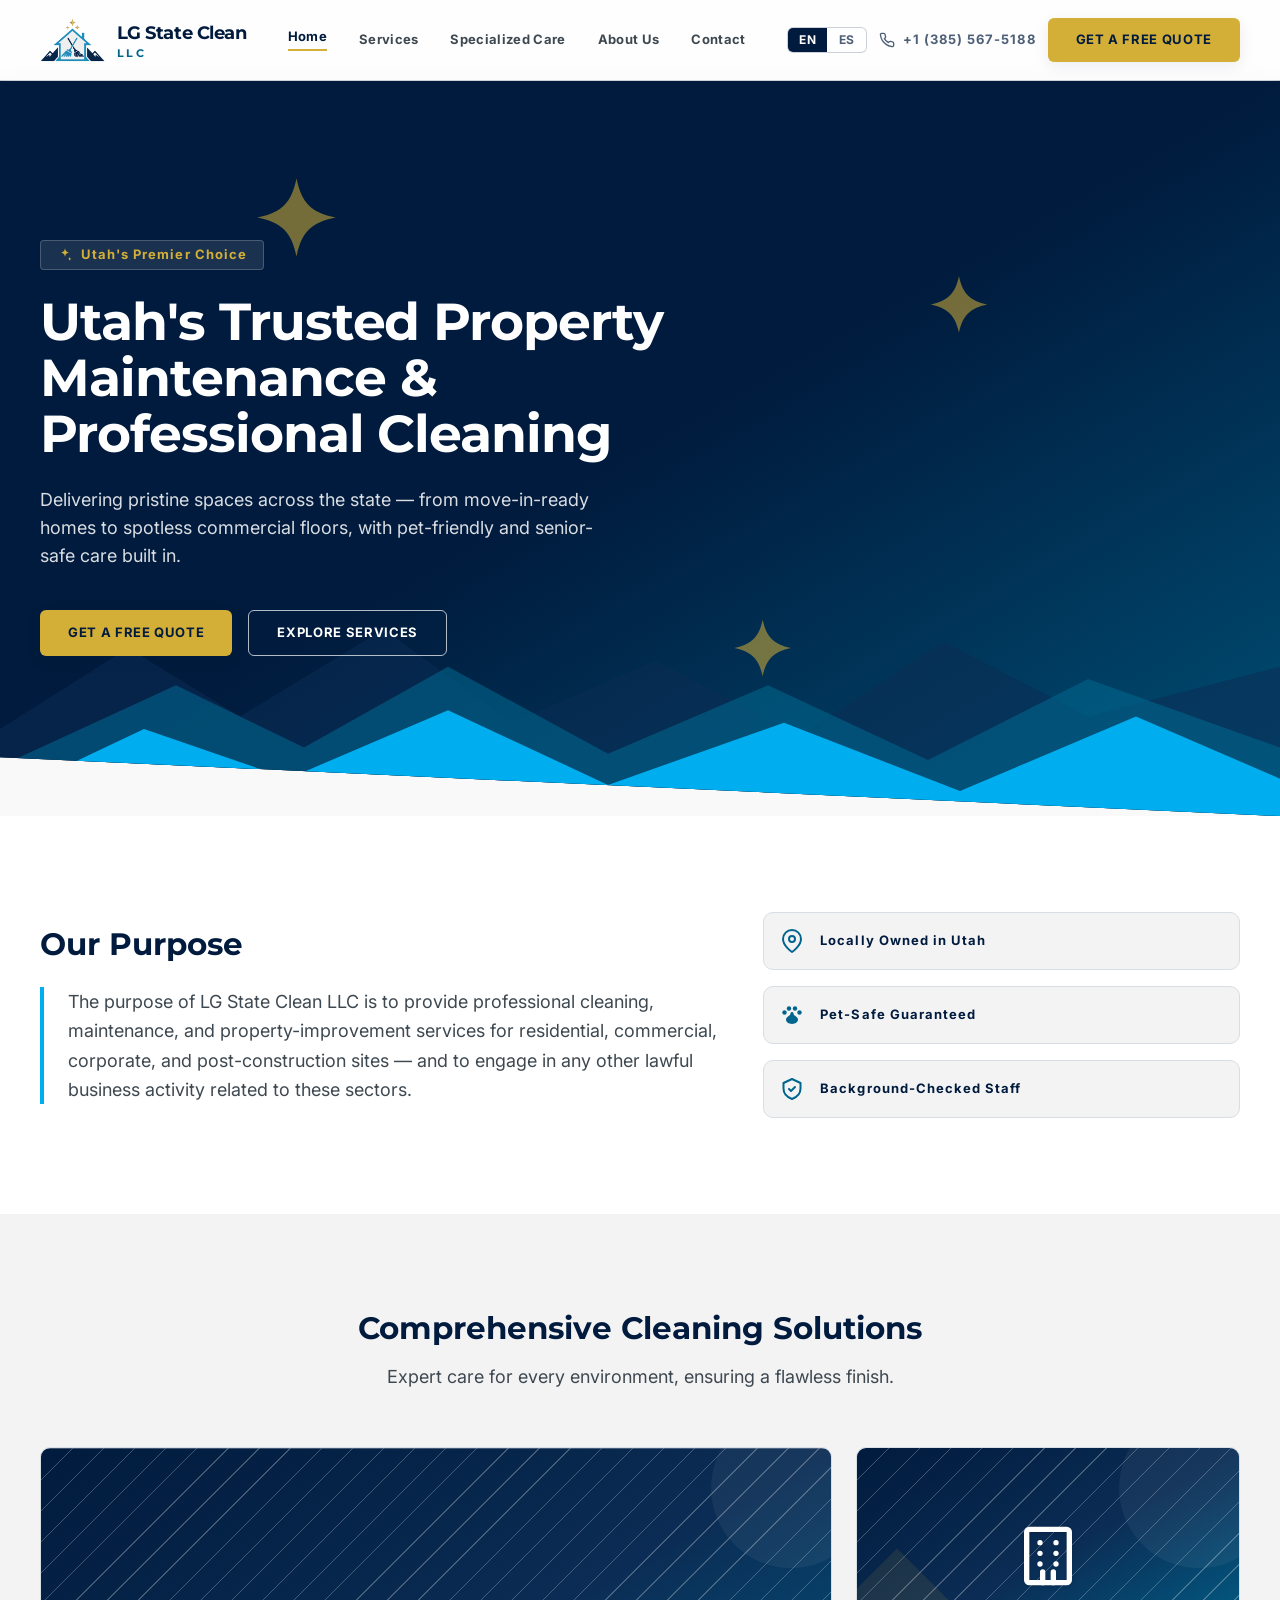
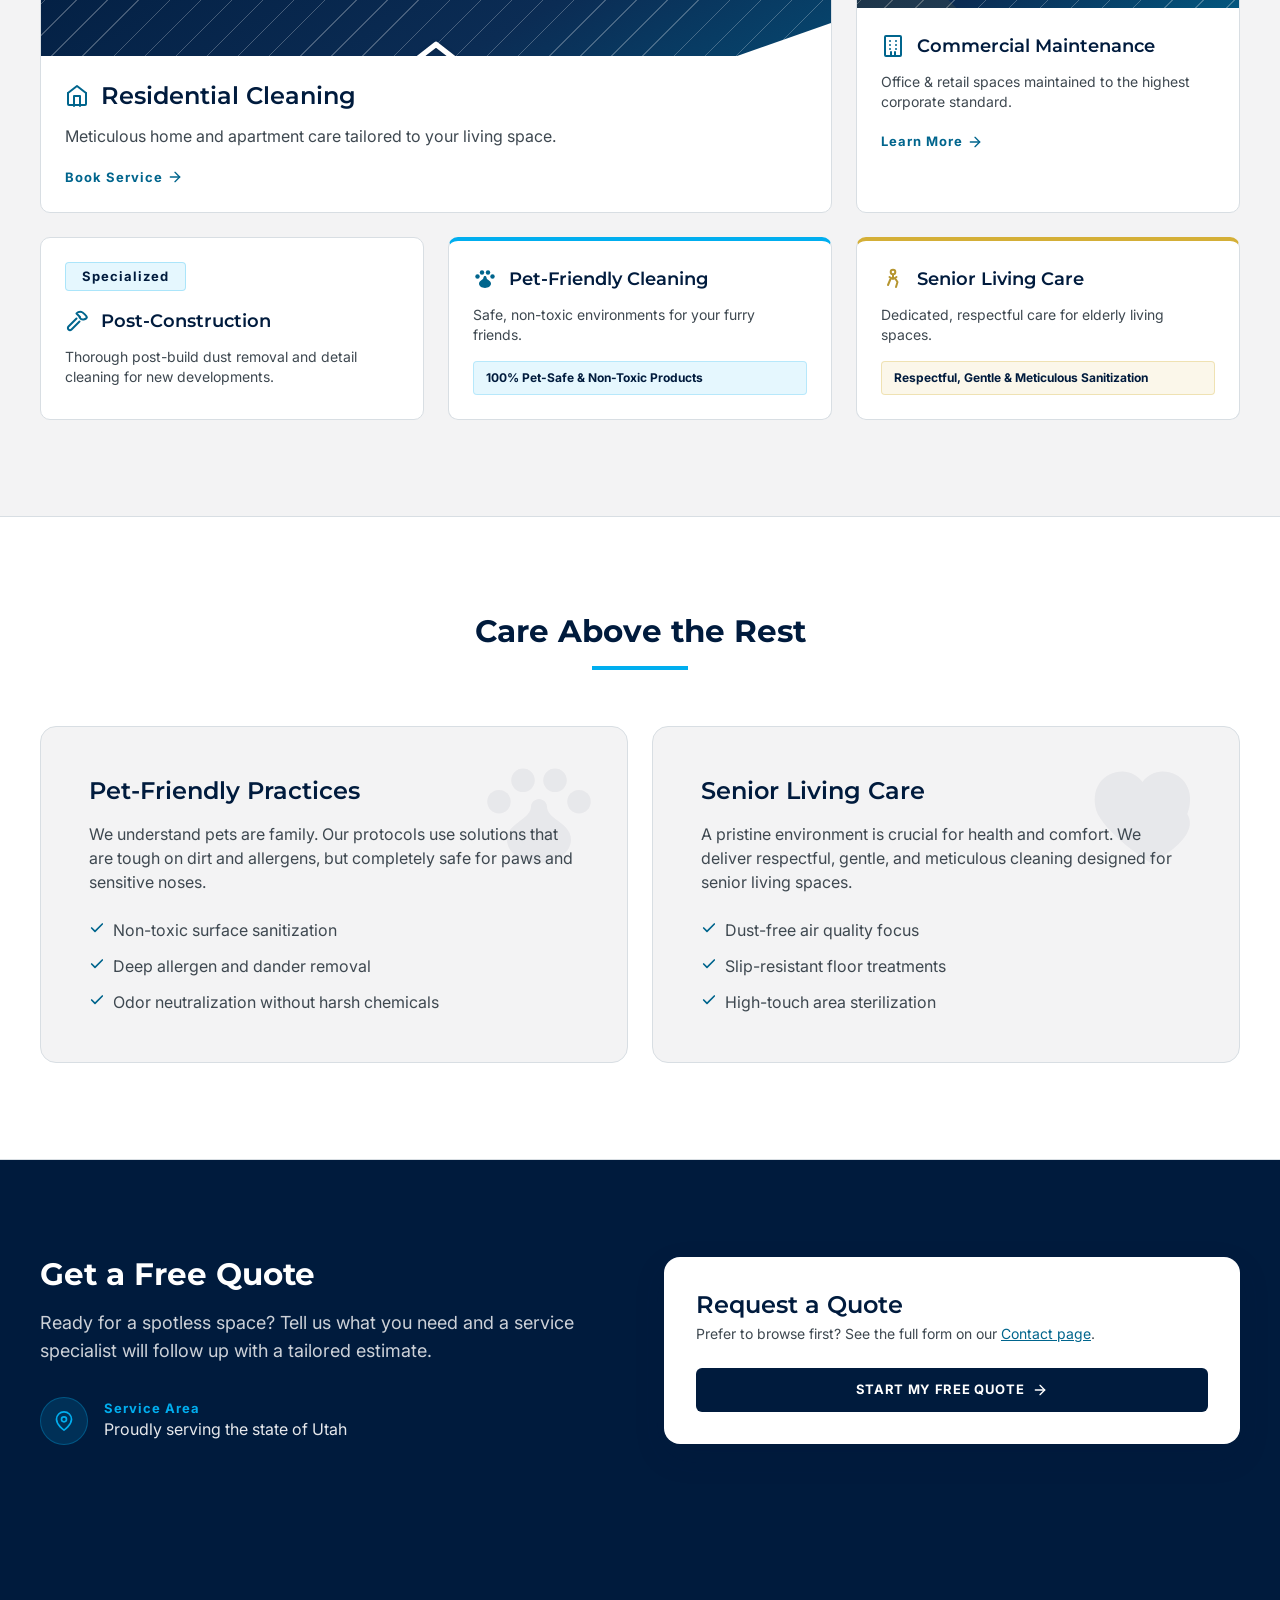
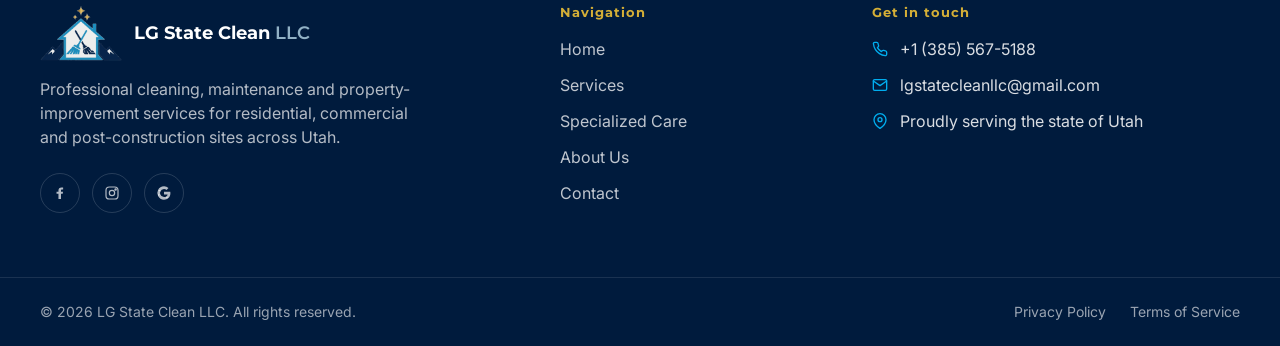
<file: index.html>
<!DOCTYPE html>
<html lang="en"><head>
<meta charset="utf-8"/>
<meta content="width=device-width, initial-scale=1.0" name="viewport"/>
<title>LG State Clean LLC | Professional Cleaning &amp; Property Maintenance in Utah</title>
<meta content="Utah's trusted cleaning and property-maintenance company. Residential, commercial and post-construction cleaning, plus pet-friendly and senior-living care. Get a free quote today." name="description"/>
<link href="https://lgstateclean.com/" rel="canonical"/>
<meta content="website" property="og:type"/>
<meta content="LG State Clean LLC" property="og:site_name"/>
<meta content="LG State Clean LLC | Professional Cleaning &amp; Property Maintenance in Utah" property="og:title"/>
<meta content="Utah's trusted cleaning and property-maintenance company. Residential, commercial and post-construction cleaning, plus pet-friendly and senior-living care. Get a free quote today." property="og:description"/>
<meta content="assets/img/og-cover.jpg" property="og:image"/>
<meta content="summary_large_image" name="twitter:card"/>
<meta content="#001B3D" name="theme-color"/>
<link href="assets/img/favicon-32.png" rel="icon" sizes="32x32" type="image/png"/>
<link href="assets/img/favicon-192.png" rel="icon" sizes="192x192" type="image/png"/>
<link href="assets/img/favicon-192.png" rel="apple-touch-icon"/>
<link href="https://fonts.googleapis.com" rel="preconnect"/>
<link crossorigin="" href="https://fonts.gstatic.com" rel="preconnect"/>
<link href="https://fonts.googleapis.com/css2?family=Inter:wght@400;500;600;700&amp;family=Montserrat:wght@600;700;800&amp;display=swap" rel="stylesheet"/>
<link href="assets/css/style.css?v=2" rel="stylesheet"/>
</head>
<body class="bg-surface text-ink font-body antialiased">
<header class="fixed top-0 inset-x-0 z-50 border-b border-navy/10 bg-white/95 backdrop-blur supports-[backdrop-filter]:bg-white/80">
<div class="site-container flex h-20 items-center justify-between">
<a aria-label="LG State Clean LLC — Home" class="flex items-center gap-3 shrink-0" data-i18n-attr="aria-label" href="index.html">
<img alt="" class="h-11 w-auto" height="60" src="assets/img/logo-icon.png" width="88"/>
<span class="font-display font-bold leading-tight text-navy">
<span class="block text-[15px] tracking-tight sm:text-lg">LG State Clean</span>
<span class="block text-[11px] tracking-[0.25em] text-sky-700">LLC</span>
</span>
</a>
<nav aria-label="Primary" class="hidden lg:flex items-center gap-8" data-i18n-attr="aria-label">
<a class="nav-link-active" data-i18n="" href="index.html">Home</a>
<a class="nav-link" data-i18n="" href="services.html">Services</a>
<a class="nav-link" data-i18n="" href="specialized-care.html">Specialized Care</a>
<a class="nav-link" data-i18n="" href="about.html">About Us</a>
<a class="nav-link" data-i18n="" href="contact.html">Contact</a>
</nav>
<div class="flex items-center gap-3"><div aria-label="Language" class="lang-toggle" data-i18n-attr="aria-label" role="group">
<button aria-pressed="true" class="lang-btn" data-lang="en" lang="en" title="English" type="button">EN</button>
<button aria-pressed="false" class="lang-btn" data-lang="es" lang="es" title="Español" type="button">ES</button>
</div>

<a class="hidden md:flex items-center gap-2 text-label text-navy/70" href="tel:+13855675188">
<svg class="icon w-4 h-4" fill="none" stroke="currentColor" stroke-linecap="round" stroke-linejoin="round" stroke-width="2" viewBox="0 0 24 24"><path d="M22 16.92v3a2 2 0 0 1-2.18 2 19.79 19.79 0 0 1-8.63-3.07 19.5 19.5 0 0 1-6-6 19.79 19.79 0 0 1-3.07-8.67A2 2 0 0 1 4.11 2h3a2 2 0 0 1 2 1.72c.127.96.361 1.903.7 2.81a2 2 0 0 1-.45 2.11L8.09 9.91a16 16 0 0 0 6 6l1.27-1.27a2 2 0 0 1 2.11-.45c.907.339 1.85.573 2.81.7A2 2 0 0 1 22 16.92Z"></path></svg><span>+1 (385) 567-5188</span>
</a>
<a class="btn-gold hidden sm:inline-flex" data-i18n="" href="contact.html#quote-form">Get a Free Quote</a>
<button aria-controls="mobile-menu" aria-expanded="false" aria-label="Open menu" class="lg:hidden p-2 text-navy" data-i18n-attr="aria-label" id="menu-toggle" type="button">
<svg class="icon w-7 h-7" fill="none" stroke="currentColor" stroke-linecap="round" stroke-width="2" viewBox="0 0 24 24"><line x1="3" x2="21" y1="6" y2="6"></line><line x1="3" x2="21" y1="12" y2="12"></line><line x1="3" x2="21" y1="18" y2="18"></line></svg>
</button>
</div>
</div>
</header>
<div class="lg:hidden fixed inset-0 top-20 z-[999] hidden bg-navy px-6 py-4 overflow-y-auto" id="mobile-menu">
<a class="block py-3.5 text-headline-md text-white/90 border-b border-white/10 !text-gold" data-i18n="" href="index.html">Home</a>
<a class="block py-3.5 text-headline-md text-white/90 border-b border-white/10" data-i18n="" href="services.html">Services</a>
<a class="block py-3.5 text-headline-md text-white/90 border-b border-white/10" data-i18n="" href="specialized-care.html">Specialized Care</a>
<a class="block py-3.5 text-headline-md text-white/90 border-b border-white/10" data-i18n="" href="about.html">About Us</a>
<a class="block py-3.5 text-headline-md text-white/90 border-b border-white/10" data-i18n="" href="contact.html">Contact</a>
<a class="btn-gold mt-8 w-full" data-i18n="" href="contact.html#quote-form">Get a Free Quote</a>
<a class="mt-6 flex items-center gap-2 text-white/80" href="tel:+13855675188"><svg class="icon w-4 h-4" fill="none" stroke="currentColor" stroke-linecap="round" stroke-linejoin="round" stroke-width="2" viewBox="0 0 24 24"><path d="M22 16.92v3a2 2 0 0 1-2.18 2 19.79 19.79 0 0 1-8.63-3.07 19.5 19.5 0 0 1-6-6 19.79 19.79 0 0 1-3.07-8.67A2 2 0 0 1 4.11 2h3a2 2 0 0 1 2 1.72c.127.96.361 1.903.7 2.81a2 2 0 0 1-.45 2.11L8.09 9.91a16 16 0 0 0 6 6l1.27-1.27a2 2 0 0 1 2.11-.45c.907.339 1.85.573 2.81.7A2 2 0 0 1 22 16.92Z"></path></svg>+1 (385) 567-5188</a>
</div>
<div class="h-20"></div>

<section class="relative overflow-hidden bg-navy clip-peak-soft pb-32 pt-16 md:pb-40">
<div class="absolute inset-0 z-0">
<div class="absolute inset-0 bg-gradient-to-br from-navy via-navy to-sky-700/70"></div>
<svg aria-hidden="true" class="absolute inset-0 h-full w-full pointer-events-none" viewBox="0 0 400 300">
<g fill="#D4AF37" opacity="0.55">
<path d="M60 40c2 10 6 14 16 16-10 2-14 6-16 16-2-10-6-14-16-16 10-2 14-6 16-16Z"></path>
<path d="M330 80c1.5 7 4.5 10 11.5 11.5-7 1.5-10 4.5-11.5 11.5-1.5-7-4.5-10-11.5-11.5 7-1.5 10-4.5 11.5-11.5Z"></path>
<path d="M250 220c1.5 7 4.5 10 11.5 11.5-7 1.5-10 4.5-11.5 11.5-1.5-7-4.5-10-11.5-11.5 7-1.5 10-4.5 11.5-11.5Z"></path>
</g>
</svg>
<svg aria-hidden="true" class="absolute inset-x-0 bottom-0 h-40 w-full md:h-56 pointer-events-none" fill="none" preserveAspectRatio="none" viewBox="0 0 1600 360">
<path d="M0 220 L160 90 L300 200 L480 60 L640 210 L820 110 L1000 230 L1180 80 L1360 200 L1600 120 L1600 360 L0 360 Z" fill="#0B2C54" opacity="0.55"></path>
<path d="M0 280 L220 150 L380 250 L560 120 L760 260 L960 150 L1160 270 L1360 140 L1600 250 L1600 360 L0 360 Z" fill="#00658D" opacity="0.6"></path>
<path d="M0 330 L180 220 L360 300 L560 190 L760 310 L980 210 L1200 320 L1420 200 L1600 300 L1600 360 L0 360 Z" fill="#00AEEF"></path>
</svg>
</div>
<div class="site-container relative z-10 pt-16 md:pt-24">
<div class="max-w-2xl">
<span class="eyebrow !bg-white/10 !border-white/20 !text-gold"><svg class="icon w-4 h-4" fill="currentColor" viewBox="0 0 24 24"><path d="M12 2c.6 3.7 2.1 5.7 6 6.4-3.9.7-5.4 2.7-6 6.4-.6-3.7-2.1-5.7-6-6.4 3.9-.7 5.4-2.7 6-6.4Z"></path><path d="M19 15c.3 1.7 1 2.5 2.7 2.9C20 18.3 19.3 19 19 20.7c-.3-1.7-1-2.5-2.7-2.9C18 17.5 18.7 16.7 19 15Z"></path></svg> <span data-i18n="">Utah's Premier Choice</span></span>
<h1 class="font-display display-lg text-display-lg text-white mt-6" data-i18n="">Utah's Trusted Property Maintenance &amp; Professional Cleaning</h1>
<p class="text-lg text-white/85 mt-6 max-w-xl" data-i18n="">Delivering pristine spaces across the state — from move-in-ready homes to spotless commercial floors, with pet-friendly and senior-safe care built in.</p>
<div class="mt-10 flex flex-col gap-4 sm:flex-row">
<a class="btn-gold" data-i18n="" href="contact.html#quote-form">Get a Free Quote</a>
<a class="btn-outline-light" data-i18n="" href="#services">Explore Services</a>
</div>
</div>
</div>
</section>

<section class="section bg-white" id="purpose">
<div class="site-container grid gap-10 md:grid-cols-12 md:items-center">
<div class="md:col-span-7">
<h2 class="font-display text-headline-lg text-navy mb-6" data-i18n="">Our Purpose</h2>
<p class="border-l-4 border-sky pl-6 text-lg leading-relaxed text-ink-soft" data-i18n="">The purpose of LG State Clean LLC is to provide professional cleaning, maintenance, and property-improvement services for residential, commercial, corporate, and post-construction sites — and to engage in any other lawful business activity related to these sectors.</p>
</div>
<div class="md:col-span-5 flex flex-col gap-4">
<div class="flex items-center gap-4 rounded-lg border border-outline bg-surface-low p-4"><svg class="icon w-6 h-6 text-sky-700 shrink-0" fill="none" stroke="currentColor" stroke-linecap="round" stroke-linejoin="round" stroke-width="2" viewBox="0 0 24 24"><path d="M21 10c0 7-9 13-9 13s-9-6-9-13a9 9 0 0 1 18 0Z"></path><circle cx="12" cy="10" r="3"></circle></svg><span class="text-label text-navy" data-i18n="">Locally Owned in Utah</span></div>
<div class="flex items-center gap-4 rounded-lg border border-outline bg-surface-low p-4"><svg class="icon w-6 h-6 text-sky-700 shrink-0" fill="currentColor" viewBox="0 0 24 24"><circle cx="4.5" cy="9.5" r="2.2"></circle><circle cx="9" cy="5.5" r="2.2"></circle><circle cx="15" cy="5.5" r="2.2"></circle><circle cx="19.5" cy="9.5" r="2.2"></circle><path d="M12 21c-3.3 0-6-1.9-6-4.4 0-1.7 1.4-2.7 2.6-3.6 1-.8 1.9-1.5 1.9-2.6 0-.7.7-1.4 1.5-1.4s1.5.7 1.5 1.4c0 1.1.9 1.8 1.9 2.6 1.2.9 2.6 1.9 2.6 3.6 0 2.5-2.7 4.4-6 4.4Z"></path></svg><span class="text-label text-navy" data-i18n="">Pet-Safe Guaranteed</span></div>
<div class="flex items-center gap-4 rounded-lg border border-outline bg-surface-low p-4"><svg class="icon w-6 h-6 text-sky-700 shrink-0" fill="none" stroke="currentColor" stroke-linecap="round" stroke-linejoin="round" stroke-width="2" viewBox="0 0 24 24"><path d="m9 12 2 2 4-4"></path><path d="M12 2 3.5 6v5.6c0 5 3.6 8.7 8.5 10.4 4.9-1.7 8.5-5.4 8.5-10.4V6L12 2Z"></path></svg><span class="text-label text-navy" data-i18n="">Background-Checked Staff</span></div>
</div>
</div>
</section>

<section class="section bg-surface-low" id="services">
<div class="site-container">
<div class="mx-auto mb-14 max-w-2xl text-center">
<h2 class="font-display text-headline-lg text-navy mb-4" data-i18n="">Comprehensive Cleaning Solutions</h2>
<p class="text-ink-soft text-lg" data-i18n="">Expert care for every environment, ensuring a flawless finish.</p>
</div>
<div class="grid grid-cols-1 gap-6 md:grid-cols-3">
<article class="md:col-span-2 group overflow-hidden rounded-lg border border-outline bg-white transition-shadow hover:shadow-card-lg">
<div class="relative h-52 overflow-hidden">
<div class="clip-card-peak h-full transition-transform duration-500 group-hover:scale-105"><div class="relative aspect-video w-full overflow-hidden bg-gradient-to-br from-navy via-navy-600 to-sky-700">
<div class="absolute inset-0 opacity-25" style="background-image:repeating-linear-gradient(135deg,#fff 0,#fff 1px,transparent 1px,transparent 22px)"></div>
<div class="absolute -right-10 -top-10 h-40 w-40 rounded-full bg-white/5"></div>
<div class="absolute -left-6 -bottom-10 h-32 w-32 rotate-45 bg-gold/10"></div>
<div class="absolute inset-0 flex items-center justify-center">
<svg class="icon w-14 h-14 md:w-16 md:h-16 text-white drop-shadow" fill="none" stroke="currentColor" stroke-linecap="round" stroke-linejoin="round" stroke-width="2" viewBox="0 0 24 24"><path d="m3 9 9-7 9 7"></path><path d="M9 22V12h6v10"></path><path d="M21 9v11a1 1 0 0 1-1 1H4a1 1 0 0 1-1-1V9"></path></svg>
</div>

</div></div>
</div>
<div class="p-6">
<div class="mb-3 flex items-center gap-3"><svg class="icon w-6 h-6 text-sky-700" fill="none" stroke="currentColor" stroke-linecap="round" stroke-linejoin="round" stroke-width="2" viewBox="0 0 24 24"><path d="m3 9 9-7 9 7"></path><path d="M9 22V12h6v10"></path><path d="M21 9v11a1 1 0 0 1-1 1H4a1 1 0 0 1-1-1V9"></path></svg><h3 class="font-display text-headline-md text-navy" data-i18n="">Residential Cleaning</h3></div>
<p class="text-ink-soft mb-4" data-i18n="">Meticulous home and apartment care tailored to your living space.</p>
<a class="inline-flex items-center gap-1 text-label text-sky-700 group-hover:gap-2 transition-all" href="services.html#residential"><span data-i18n="">Book Service</span> <svg class="icon w-4 h-4" fill="none" stroke="currentColor" stroke-linecap="round" stroke-linejoin="round" stroke-width="2" viewBox="0 0 24 24"><line x1="5" x2="19" y1="12" y2="12"></line><polyline points="12 5 19 12 12 19"></polyline></svg></a>
</div>
</article>
<article class="group overflow-hidden rounded-lg border border-outline bg-white flex flex-col transition-shadow hover:shadow-card-lg">
<div class="relative h-40 overflow-hidden transition-transform duration-500 group-hover:scale-105"><div class="relative aspect-video w-full overflow-hidden bg-gradient-to-br from-navy via-navy-600 to-sky-700">
<div class="absolute inset-0 opacity-25" style="background-image:repeating-linear-gradient(135deg,#fff 0,#fff 1px,transparent 1px,transparent 22px)"></div>
<div class="absolute -right-10 -top-10 h-40 w-40 rounded-full bg-white/5"></div>
<div class="absolute -left-6 -bottom-10 h-32 w-32 rotate-45 bg-gold/10"></div>
<div class="absolute inset-0 flex items-center justify-center">
<svg class="icon w-14 h-14 md:w-16 md:h-16 text-white drop-shadow" fill="none" stroke="currentColor" stroke-linecap="round" stroke-linejoin="round" stroke-width="2" viewBox="0 0 24 24"><rect height="20" rx="1" width="16" x="4" y="2"></rect><line x1="9" x2="9" y1="7" y2="7"></line><line x1="15" x2="15" y1="7" y2="7"></line><line x1="9" x2="9" y1="11" y2="11"></line><line x1="15" x2="15" y1="11" y2="11"></line><line x1="9" x2="9" y1="15" y2="15"></line><line x1="15" x2="15" y1="15" y2="15"></line><line x1="10" x2="10" y1="22" y2="18"></line><line x1="14" x2="14" y1="22" y2="18"></line></svg>
</div>

</div></div>
<div class="p-6">
<div class="mb-3 flex items-center gap-3"><svg class="icon w-6 h-6 text-sky-700" fill="none" stroke="currentColor" stroke-linecap="round" stroke-linejoin="round" stroke-width="2" viewBox="0 0 24 24"><rect height="20" rx="1" width="16" x="4" y="2"></rect><line x1="9" x2="9" y1="7" y2="7"></line><line x1="15" x2="15" y1="7" y2="7"></line><line x1="9" x2="9" y1="11" y2="11"></line><line x1="15" x2="15" y1="11" y2="11"></line><line x1="9" x2="9" y1="15" y2="15"></line><line x1="15" x2="15" y1="15" y2="15"></line><line x1="10" x2="10" y1="22" y2="18"></line><line x1="14" x2="14" y1="22" y2="18"></line></svg><h3 class="font-display text-lg font-semibold text-navy" data-i18n="">Commercial Maintenance</h3></div>
<p class="text-ink-soft text-sm mb-4" data-i18n="">Office &amp; retail spaces maintained to the highest corporate standard.</p>
<a class="inline-flex items-center gap-1 text-label text-sky-700" href="services.html#commercial"><span data-i18n="">Learn More</span> <svg class="icon w-4 h-4" fill="none" stroke="currentColor" stroke-linecap="round" stroke-linejoin="round" stroke-width="2" viewBox="0 0 24 24"><line x1="5" x2="19" y1="12" y2="12"></line><polyline points="12 5 19 12 12 19"></polyline></svg></a>
</div>
</article>
<article class="rounded-lg border border-outline bg-white p-6 transition-shadow hover:shadow-card-lg">
<span class="eyebrow mb-4" data-i18n="">Specialized</span>
<div class="mb-3 flex items-center gap-3"><svg class="icon w-6 h-6 text-sky-700" fill="none" stroke="currentColor" stroke-linecap="round" stroke-linejoin="round" stroke-width="2" viewBox="0 0 24 24"><path d="m14.5 12.5-8 8a2.1 2.1 0 1 1-3-3l8-8"></path><path d="M17.6 3.5c1.5 1 3 2.5 4 4s-1 2.5-3 3-3-.5-4-2"></path><path d="m15 8-3.5-3.5c1-1 3-2 5-1.5"></path></svg><h3 class="font-display text-lg font-semibold text-navy" data-i18n="">Post-Construction</h3></div>
<p class="text-ink-soft text-sm" data-i18n="">Thorough post-build dust removal and detail cleaning for new developments.</p>
</article>
<article class="rounded-lg border border-t-4 border-t-sky border-outline bg-white p-6 transition-shadow hover:shadow-card-lg">
<div class="mb-3 flex items-center gap-3"><svg class="icon w-6 h-6 text-sky-700" fill="currentColor" viewBox="0 0 24 24"><circle cx="4.5" cy="9.5" r="2.2"></circle><circle cx="9" cy="5.5" r="2.2"></circle><circle cx="15" cy="5.5" r="2.2"></circle><circle cx="19.5" cy="9.5" r="2.2"></circle><path d="M12 21c-3.3 0-6-1.9-6-4.4 0-1.7 1.4-2.7 2.6-3.6 1-.8 1.9-1.5 1.9-2.6 0-.7.7-1.4 1.5-1.4s1.5.7 1.5 1.4c0 1.1.9 1.8 1.9 2.6 1.2.9 2.6 1.9 2.6 3.6 0 2.5-2.7 4.4-6 4.4Z"></path></svg><h3 class="font-display text-lg font-semibold text-navy" data-i18n="">Pet-Friendly Cleaning</h3></div>
<p class="text-ink-soft text-sm mb-4" data-i18n="">Safe, non-toxic environments for your furry friends.</p>
<div class="rounded-sm border border-sky/20 bg-sky/10 px-3 py-2 text-xs font-bold text-navy" data-i18n="">100% Pet-Safe &amp; Non-Toxic Products</div>
</article>
<article class="rounded-lg border border-t-4 border-t-gold border-outline bg-white p-6 transition-shadow hover:shadow-card-lg">
<div class="mb-3 flex items-center gap-3"><svg class="icon w-6 h-6 text-gold-600" fill="none" stroke="currentColor" stroke-linecap="round" stroke-linejoin="round" stroke-width="2" viewBox="0 0 24 24"><circle cx="12" cy="5" r="2.3"></circle><path d="M12 7.8v4.2M8.5 10l3.5 2 3.5-2M9.5 12l-2.5 6M14.5 12l2 3-1.5 5"></path></svg><h3 class="font-display text-lg font-semibold text-navy" data-i18n="">Senior Living Care</h3></div>
<p class="text-ink-soft text-sm mb-4" data-i18n="">Dedicated, respectful care for elderly living spaces.</p>
<div class="rounded-sm border border-gold/30 bg-gold/10 px-3 py-2 text-xs font-bold text-navy" data-i18n="">Respectful, Gentle &amp; Meticulous Sanitization</div>
</article>
</div>
</div>
</section>

<section class="section bg-white border-y border-outline" id="specialized">
<div class="site-container">
<div class="mx-auto mb-14 max-w-2xl text-center">
<h2 class="font-display text-headline-lg text-navy mb-4" data-i18n="">Care Above the Rest</h2>
<div class="mx-auto h-1 w-24 bg-sky"></div>
</div>
<div class="grid gap-6 md:grid-cols-2">
<div class="relative overflow-hidden rounded-xl border border-outline bg-surface-low p-8 md:p-12">
<div class="pointer-events-none absolute right-0 top-0 p-6 text-navy/5"><svg class="icon w-32 h-32" fill="currentColor" viewBox="0 0 24 24"><circle cx="4.5" cy="9.5" r="2.2"></circle><circle cx="9" cy="5.5" r="2.2"></circle><circle cx="15" cy="5.5" r="2.2"></circle><circle cx="19.5" cy="9.5" r="2.2"></circle><path d="M12 21c-3.3 0-6-1.9-6-4.4 0-1.7 1.4-2.7 2.6-3.6 1-.8 1.9-1.5 1.9-2.6 0-.7.7-1.4 1.5-1.4s1.5.7 1.5 1.4c0 1.1.9 1.8 1.9 2.6 1.2.9 2.6 1.9 2.6 3.6 0 2.5-2.7 4.4-6 4.4Z"></path></svg></div>
<h3 class="font-display text-headline-md text-navy mb-4 relative" data-i18n="">Pet-Friendly Practices</h3>
<p class="text-ink-soft mb-6 relative" data-i18n="">We understand pets are family. Our protocols use solutions that are tough on dirt and allergens, but completely safe for paws and sensitive noses.</p>
<ul class="space-y-3 relative">
<li class="flex items-start gap-2 text-ink-soft"><svg class="icon w-4 h-4 text-sky-700 shrink-0 mt-0.5" fill="none" stroke="currentColor" stroke-linecap="round" stroke-linejoin="round" stroke-width="2.5" viewBox="0 0 24 24"><polyline points="20 6 9 17 4 12"></polyline></svg> <span data-i18n="">Non-toxic surface sanitization</span></li>
<li class="flex items-start gap-2 text-ink-soft"><svg class="icon w-4 h-4 text-sky-700 shrink-0 mt-0.5" fill="none" stroke="currentColor" stroke-linecap="round" stroke-linejoin="round" stroke-width="2.5" viewBox="0 0 24 24"><polyline points="20 6 9 17 4 12"></polyline></svg> <span data-i18n="">Deep allergen and dander removal</span></li>
<li class="flex items-start gap-2 text-ink-soft"><svg class="icon w-4 h-4 text-sky-700 shrink-0 mt-0.5" fill="none" stroke="currentColor" stroke-linecap="round" stroke-linejoin="round" stroke-width="2.5" viewBox="0 0 24 24"><polyline points="20 6 9 17 4 12"></polyline></svg> <span data-i18n="">Odor neutralization without harsh chemicals</span></li>
</ul>
</div>
<div class="relative overflow-hidden rounded-xl border border-outline bg-surface-low p-8 md:p-12">
<div class="pointer-events-none absolute right-0 top-0 p-6 text-navy/5"><svg class="icon w-32 h-32" fill="currentColor" viewBox="0 0 24 24"><path d="M12 21s-7.5-4.6-10-9.2C.6 8.3 2 4.8 5.4 4c2-.5 3.8.3 5 1.8C11.6 4.3 13.4 3.5 15.4 4c3.4.8 4.8 4.3 3.4 7.8C21.5 16.4 12 21 12 21Z"></path></svg></div>
<h3 class="font-display text-headline-md text-navy mb-4 relative" data-i18n="">Senior Living Care</h3>
<p class="text-ink-soft mb-6 relative" data-i18n="">A pristine environment is crucial for health and comfort. We deliver respectful, gentle, and meticulous cleaning designed for senior living spaces.</p>
<ul class="space-y-3 relative">
<li class="flex items-start gap-2 text-ink-soft"><svg class="icon w-4 h-4 text-sky-700 shrink-0 mt-0.5" fill="none" stroke="currentColor" stroke-linecap="round" stroke-linejoin="round" stroke-width="2.5" viewBox="0 0 24 24"><polyline points="20 6 9 17 4 12"></polyline></svg> <span data-i18n="">Dust-free air quality focus</span></li>
<li class="flex items-start gap-2 text-ink-soft"><svg class="icon w-4 h-4 text-sky-700 shrink-0 mt-0.5" fill="none" stroke="currentColor" stroke-linecap="round" stroke-linejoin="round" stroke-width="2.5" viewBox="0 0 24 24"><polyline points="20 6 9 17 4 12"></polyline></svg> <span data-i18n="">Slip-resistant floor treatments</span></li>
<li class="flex items-start gap-2 text-ink-soft"><svg class="icon w-4 h-4 text-sky-700 shrink-0 mt-0.5" fill="none" stroke="currentColor" stroke-linecap="round" stroke-linejoin="round" stroke-width="2.5" viewBox="0 0 24 24"><polyline points="20 6 9 17 4 12"></polyline></svg> <span data-i18n="">High-touch area sterilization</span></li>
</ul>
</div>
</div>
</div>
</section>

<section class="section bg-navy text-white" id="quote">
<div class="site-container grid gap-12 md:grid-cols-2 md:items-center">
<div>
<h2 class="font-display text-headline-lg text-white mb-4" data-i18n="">Get a Free Quote</h2>
<p class="text-white/80 text-lg mb-8" data-i18n="">Ready for a spotless space? Tell us what you need and a service specialist will follow up with a tailored estimate.</p>
<div class="flex items-center gap-4">
<div class="flex h-12 w-12 items-center justify-center rounded-full border border-sky/30 bg-sky/15"><svg class="icon w-5 h-5 text-sky" fill="none" stroke="currentColor" stroke-linecap="round" stroke-linejoin="round" stroke-width="2" viewBox="0 0 24 24"><path d="M21 10c0 7-9 13-9 13s-9-6-9-13a9 9 0 0 1 18 0Z"></path><circle cx="12" cy="10" r="3"></circle></svg></div>
<div>
<span class="block text-label text-sky" data-i18n="">Service Area</span>
<span class="text-white/90" data-i18n="">Proudly serving the state of Utah</span>
</div>
</div>
</div>
<div class="rounded-xl bg-white p-8 shadow-card-lg">
<h3 class="font-display text-headline-md text-navy mb-1" data-i18n="">Request a Quote</h3>
<p class="text-ink-soft mb-6 text-sm"><span data-i18n="">Prefer to browse first? See the full form on our</span> <a class="text-sky-700 underline" data-i18n="" href="contact.html">Contact page</a>.</p>
<a class="btn-navy w-full" href="contact.html#quote-form"><span data-i18n="">Start My Free Quote</span> <svg class="icon w-4 h-4" fill="none" stroke="currentColor" stroke-linecap="round" stroke-linejoin="round" stroke-width="2" viewBox="0 0 24 24"><line x1="5" x2="19" y1="12" y2="12"></line><polyline points="12 5 19 12 12 19"></polyline></svg></a>
</div>
</div>
</section>

<footer class="bg-navy text-white">
<div class="site-container grid gap-12 py-16 md:grid-cols-12">
<div class="md:col-span-5 flex flex-col gap-4">
<a class="inline-flex items-center gap-3" href="index.html">
<img alt="LG State Clean LLC logo" class="h-14 w-auto" data-i18n-attr="alt" height="76" src="assets/img/logo-icon.png" width="112"/>
<span class="font-display font-bold text-lg">LG State Clean <span class="text-sky-100/70 font-semibold">LLC</span></span>
</a>
<p class="max-w-sm text-white/70" data-i18n="">Professional cleaning, maintenance and property-improvement services for residential, commercial and post-construction sites across Utah.</p>
<div class="flex gap-3 pt-2">
<a aria-label="Facebook" class="flex h-10 w-10 items-center justify-center rounded-full border border-white/15 text-white/70 transition-colors hover:border-gold hover:text-gold" href="https://www.facebook.com/lgstatecleanllc"><svg class="icon w-4 h-4" fill="currentColor" viewBox="0 0 24 24"><path d="M13.5 21v-7.9h2.6l.4-3.1h-3V8.1c0-.9.3-1.5 1.6-1.5h1.6V3.8C16.4 3.7 15.3 3.6 14 3.6c-2.6 0-4.3 1.6-4.3 4.4v2h-2.9v3.1h2.9V21h3.8Z"></path></svg></a>
<a aria-label="Instagram" class="flex h-10 w-10 items-center justify-center rounded-full border border-white/15 text-white/70 transition-colors hover:border-gold hover:text-gold" href="https://www.instagram.com/lgstatecleanllc"><svg class="icon w-4 h-4" fill="none" stroke="currentColor" stroke-width="1.8" viewBox="0 0 24 24"><rect height="18" rx="5" width="18" x="3" y="3"></rect><circle cx="12" cy="12" r="4"></circle><circle cx="17.4" cy="6.6" r="1"></circle></svg></a>
<a aria-label="Google Business Profile" class="flex h-10 w-10 items-center justify-center rounded-full border border-white/15 text-white/70 transition-colors hover:border-gold hover:text-gold" data-i18n-attr="aria-label" href="#"><svg class="icon w-4 h-4" fill="currentColor" viewBox="0 0 24 24"><path d="M21.6 12.2c0-.7-.1-1.4-.2-2H12v3.9h5.4a4.6 4.6 0 0 1-2 3v2.4h3.2c1.9-1.7 3-4.3 3-7.3Z"></path><path d="M12 22c2.7 0 5-.9 6.6-2.5l-3.2-2.4c-.9.6-2 1-3.4 1a5.9 5.9 0 0 1-5.6-4.1H3.1v2.5A10 10 0 0 0 12 22Z"></path><path d="M6.4 14a6 6 0 0 1 0-4v-2.5H3.1a10 10 0 0 0 0 9l3.3-2.5Z"></path><path d="M12 6a5.4 5.4 0 0 1 3.8 1.5l2.9-2.9A9.6 9.6 0 0 0 12 2a10 10 0 0 0-8.9 5.5L6.4 10A5.9 5.9 0 0 1 12 6Z"></path></svg></a>
</div>
</div>
<div class="md:col-span-3">
<h3 class="text-label text-gold mb-4" data-i18n="">Navigation</h3>
<nav class="flex flex-col gap-3">
<a class="text-white/75 hover:text-white transition-colors" data-i18n="" href="index.html">Home</a>
<a class="text-white/75 hover:text-white transition-colors" data-i18n="" href="services.html">Services</a>
<a class="text-white/75 hover:text-white transition-colors" data-i18n="" href="specialized-care.html">Specialized Care</a>
<a class="text-white/75 hover:text-white transition-colors" data-i18n="" href="about.html">About Us</a>
<a class="text-white/75 hover:text-white transition-colors" data-i18n="" href="contact.html">Contact</a>
</nav>
</div>
<div class="md:col-span-4">
<h3 class="text-label text-gold mb-4" data-i18n="">Get in touch</h3>
<ul class="flex flex-col gap-3 text-white/85">
<li class="flex items-center gap-3"><svg class="icon w-4 h-4 text-sky shrink-0" fill="none" stroke="currentColor" stroke-linecap="round" stroke-linejoin="round" stroke-width="2" viewBox="0 0 24 24"><path d="M22 16.92v3a2 2 0 0 1-2.18 2 19.79 19.79 0 0 1-8.63-3.07 19.5 19.5 0 0 1-6-6 19.79 19.79 0 0 1-3.07-8.67A2 2 0 0 1 4.11 2h3a2 2 0 0 1 2 1.72c.127.96.361 1.903.7 2.81a2 2 0 0 1-.45 2.11L8.09 9.91a16 16 0 0 0 6 6l1.27-1.27a2 2 0 0 1 2.11-.45c.907.339 1.85.573 2.81.7A2 2 0 0 1 22 16.92Z"></path></svg><a class="hover:text-white" href="tel:+13855675188">+1 (385) 567-5188</a></li>
<li class="flex items-center gap-3"><svg class="icon w-4 h-4 text-sky shrink-0" fill="none" stroke="currentColor" stroke-linecap="round" stroke-linejoin="round" stroke-width="2" viewBox="0 0 24 24"><path d="m22 6-10 7L2 6"></path><rect height="16" rx="2" width="20" x="2" y="4"></rect></svg><a class="hover:text-white" href="mailto:hello@lgstateclean.com">lgstatecleanllc@gmail.com</a></li>
<li class="flex items-center gap-3"><svg class="icon w-4 h-4 text-sky shrink-0" fill="none" stroke="currentColor" stroke-linecap="round" stroke-linejoin="round" stroke-width="2" viewBox="0 0 24 24"><path d="M21 10c0 7-9 13-9 13s-9-6-9-13a9 9 0 0 1 18 0Z"></path><circle cx="12" cy="10" r="3"></circle></svg><span data-i18n="">Proudly serving the state of Utah</span></li>
</ul>
</div>
</div>
<div class="border-t border-white/10">
<div class="site-container flex flex-col-reverse items-center gap-4 py-6 text-sm text-white/60 md:flex-row md:justify-between">
<p>© <span id="year">2026</span> <span data-i18n="">LG State Clean LLC. All rights reserved.</span></p>
<div class="flex gap-6">
<a class="hover:text-white" data-i18n="" href="#">Privacy Policy</a>
<a class="hover:text-white" data-i18n="" href="#">Terms of Service</a>
</div>
</div>
</div>
</footer>
<script src="assets/js/i18n.js"></script>
<script src="assets/js/main.js?v=2"></script>


</body></html>
</file>
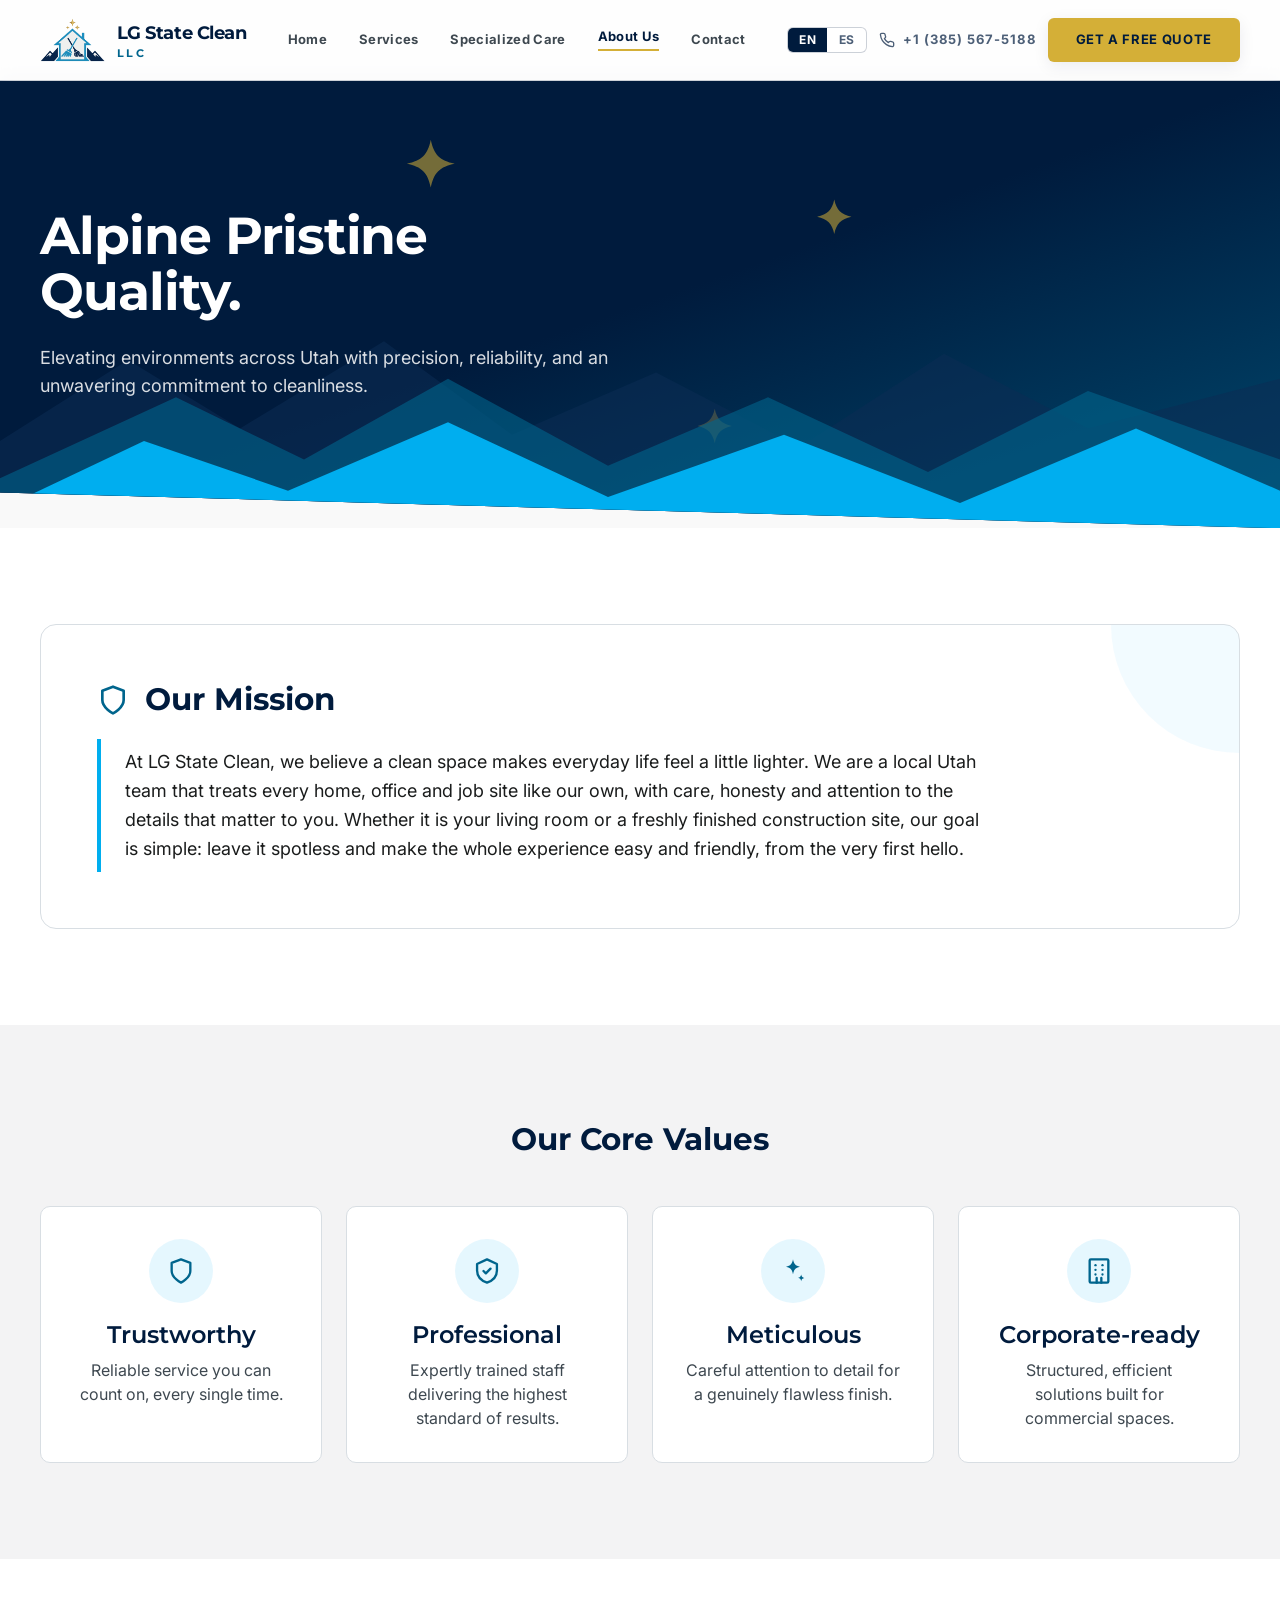
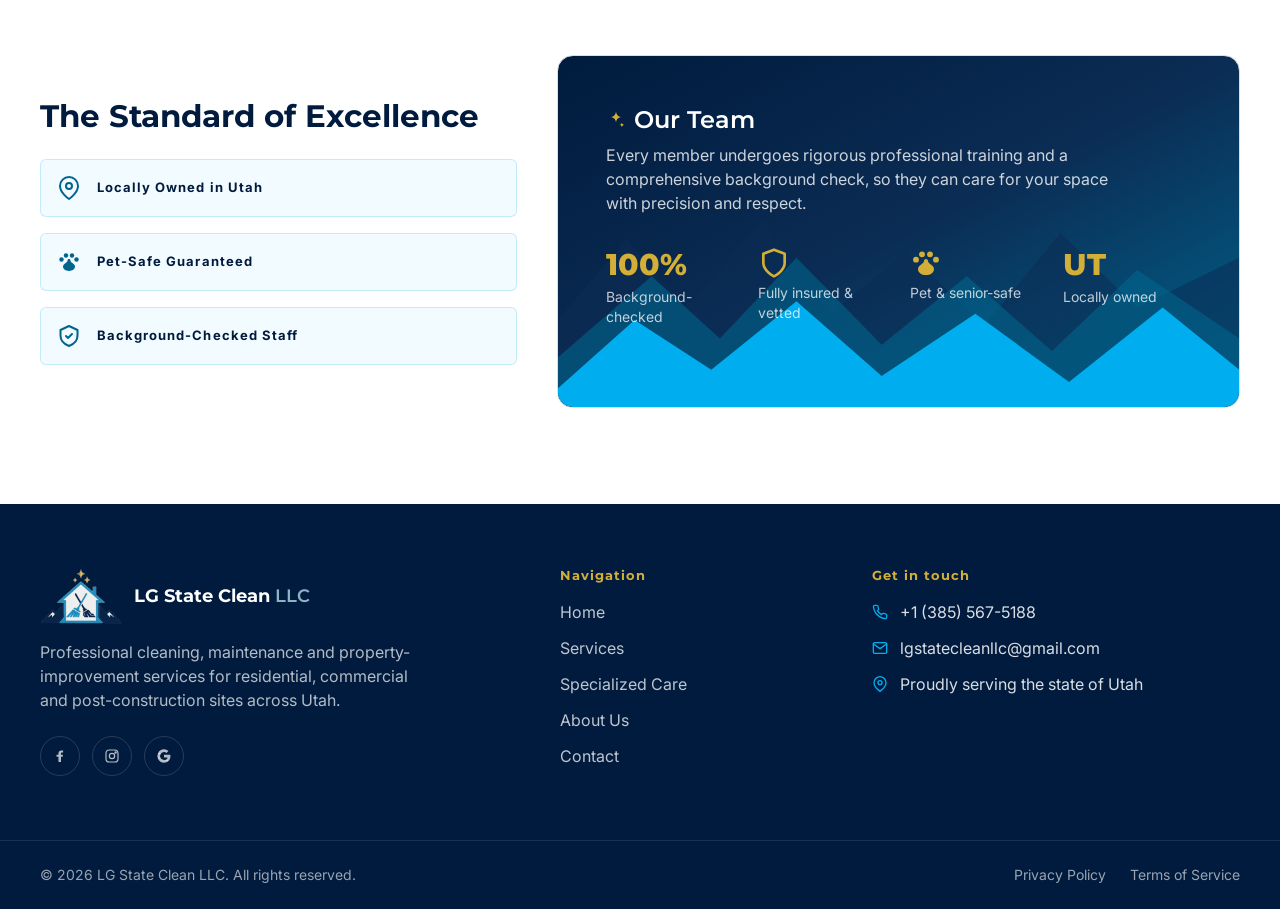
<file: about.html>
<!DOCTYPE html>
<html lang="en"><head>
<meta charset="utf-8"/>
<meta content="width=device-width, initial-scale=1.0" name="viewport"/>
<title>About Us | LG State Clean LLC</title>
<meta content="Locally owned in Utah, LG State Clean LLC pairs trustworthy, background-checked staff with a meticulous, high-contrast standard of cleanliness." name="description"/>
<link href="https://lgstateclean.com/about.html" rel="canonical"/>
<meta content="website" property="og:type"/>
<meta content="LG State Clean LLC" property="og:site_name"/>
<meta content="About Us | LG State Clean LLC" property="og:title"/>
<meta content="Locally owned in Utah, LG State Clean LLC pairs trustworthy, background-checked staff with a meticulous, high-contrast standard of cleanliness." property="og:description"/>
<meta content="assets/img/og-cover.jpg" property="og:image"/>
<meta content="summary_large_image" name="twitter:card"/>
<meta content="#001B3D" name="theme-color"/>
<link href="assets/img/favicon-32.png" rel="icon" sizes="32x32" type="image/png"/>
<link href="assets/img/favicon-192.png" rel="icon" sizes="192x192" type="image/png"/>
<link href="assets/img/favicon-192.png" rel="apple-touch-icon"/>
<link href="https://fonts.googleapis.com" rel="preconnect"/>
<link crossorigin="" href="https://fonts.gstatic.com" rel="preconnect"/>
<link href="https://fonts.googleapis.com/css2?family=Inter:wght@400;500;600;700&amp;family=Montserrat:wght@600;700;800&amp;display=swap" rel="stylesheet"/>
<link href="assets/css/style.css?v=2" rel="stylesheet"/>
</head>
<body class="bg-surface text-ink font-body antialiased">
<header class="fixed top-0 inset-x-0 z-50 border-b border-navy/10 bg-white/95 backdrop-blur supports-[backdrop-filter]:bg-white/80">
<div class="site-container flex h-20 items-center justify-between">
<a aria-label="LG State Clean LLC — Home" class="flex items-center gap-3 shrink-0" data-i18n-attr="aria-label" href="index.html">
<img alt="" class="h-11 w-auto" height="60" src="assets/img/logo-icon.png" width="88"/>
<span class="font-display font-bold leading-tight text-navy">
<span class="block text-[15px] tracking-tight sm:text-lg">LG State Clean</span>
<span class="block text-[11px] tracking-[0.25em] text-sky-700">LLC</span>
</span>
</a>
<nav aria-label="Primary" class="hidden lg:flex items-center gap-8" data-i18n-attr="aria-label">
<a class="nav-link" data-i18n="" href="index.html">Home</a>
<a class="nav-link" data-i18n="" href="services.html">Services</a>
<a class="nav-link" data-i18n="" href="specialized-care.html">Specialized Care</a>
<a class="nav-link-active" data-i18n="" href="about.html">About Us</a>
<a class="nav-link" data-i18n="" href="contact.html">Contact</a>
</nav>
<div class="flex items-center gap-3"><div aria-label="Language" class="lang-toggle" data-i18n-attr="aria-label" role="group">
<button aria-pressed="true" class="lang-btn" data-lang="en" lang="en" title="English" type="button">EN</button>
<button aria-pressed="false" class="lang-btn" data-lang="es" lang="es" title="Español" type="button">ES</button>
</div>

<a class="hidden md:flex items-center gap-2 text-label text-navy/70" href="tel:+13855675188">
<svg class="icon w-4 h-4" fill="none" stroke="currentColor" stroke-linecap="round" stroke-linejoin="round" stroke-width="2" viewBox="0 0 24 24"><path d="M22 16.92v3a2 2 0 0 1-2.18 2 19.79 19.79 0 0 1-8.63-3.07 19.5 19.5 0 0 1-6-6 19.79 19.79 0 0 1-3.07-8.67A2 2 0 0 1 4.11 2h3a2 2 0 0 1 2 1.72c.127.96.361 1.903.7 2.81a2 2 0 0 1-.45 2.11L8.09 9.91a16 16 0 0 0 6 6l1.27-1.27a2 2 0 0 1 2.11-.45c.907.339 1.85.573 2.81.7A2 2 0 0 1 22 16.92Z"></path></svg><span>+1 (385) 567-5188</span>
</a>
<a class="btn-gold hidden sm:inline-flex" data-i18n="" href="contact.html#quote-form">Get a Free Quote</a>
<button aria-controls="mobile-menu" aria-expanded="false" aria-label="Open menu" class="lg:hidden p-2 text-navy" data-i18n-attr="aria-label" id="menu-toggle" type="button">
<svg class="icon w-7 h-7" fill="none" stroke="currentColor" stroke-linecap="round" stroke-width="2" viewBox="0 0 24 24"><line x1="3" x2="21" y1="6" y2="6"></line><line x1="3" x2="21" y1="12" y2="12"></line><line x1="3" x2="21" y1="18" y2="18"></line></svg>
</button>
</div>
</div>
</header>
<div class="lg:hidden fixed inset-0 top-20 z-[999] hidden bg-navy px-6 py-4 overflow-y-auto" id="mobile-menu">
<a class="block py-3.5 text-headline-md text-white/90 border-b border-white/10" data-i18n="" href="index.html">Home</a>
<a class="block py-3.5 text-headline-md text-white/90 border-b border-white/10" data-i18n="" href="services.html">Services</a>
<a class="block py-3.5 text-headline-md text-white/90 border-b border-white/10" data-i18n="" href="specialized-care.html">Specialized Care</a>
<a class="block py-3.5 text-headline-md text-white/90 border-b border-white/10 !text-gold" data-i18n="" href="about.html">About Us</a>
<a class="block py-3.5 text-headline-md text-white/90 border-b border-white/10" data-i18n="" href="contact.html">Contact</a>
<a class="btn-gold mt-8 w-full" data-i18n="" href="contact.html#quote-form">Get a Free Quote</a>
<a class="mt-6 flex items-center gap-2 text-white/80" href="tel:+13855675188"><svg class="icon w-4 h-4" fill="none" stroke="currentColor" stroke-linecap="round" stroke-linejoin="round" stroke-width="2" viewBox="0 0 24 24"><path d="M22 16.92v3a2 2 0 0 1-2.18 2 19.79 19.79 0 0 1-8.63-3.07 19.5 19.5 0 0 1-6-6 19.79 19.79 0 0 1-3.07-8.67A2 2 0 0 1 4.11 2h3a2 2 0 0 1 2 1.72c.127.96.361 1.903.7 2.81a2 2 0 0 1-.45 2.11L8.09 9.91a16 16 0 0 0 6 6l1.27-1.27a2 2 0 0 1 2.11-.45c.907.339 1.85.573 2.81.7A2 2 0 0 1 22 16.92Z"></path></svg>+1 (385) 567-5188</a>
</div>
<div class="h-20"></div>

<section class="relative overflow-hidden bg-navy clip-peak-soft py-24 md:py-32">
<div class="absolute inset-0 bg-gradient-to-br from-navy via-navy to-sky-700/60"></div>
<svg aria-hidden="true" class="absolute inset-0 h-full w-full pointer-events-none" viewBox="0 0 400 300">
<g fill="#D4AF37" opacity="0.55">
<path d="M60 40c2 10 6 14 16 16-10 2-14 6-16 16-2-10-6-14-16-16 10-2 14-6 16-16Z"></path>
<path d="M330 80c1.5 7 4.5 10 11.5 11.5-7 1.5-10 4.5-11.5 11.5-1.5-7-4.5-10-11.5-11.5 7-1.5 10-4.5 11.5-11.5Z"></path>
<path d="M250 220c1.5 7 4.5 10 11.5 11.5-7 1.5-10 4.5-11.5 11.5-1.5-7-4.5-10-11.5-11.5 7-1.5 10-4.5 11.5-11.5Z"></path>
</g>
</svg>
<svg aria-hidden="true" class="absolute inset-x-0 bottom-0 h-40 w-full md:h-56 pointer-events-none" fill="none" preserveAspectRatio="none" viewBox="0 0 1600 360">
<path d="M0 220 L160 90 L300 200 L480 60 L640 210 L820 110 L1000 230 L1180 80 L1360 200 L1600 120 L1600 360 L0 360 Z" fill="#0B2C54" opacity="0.55"></path>
<path d="M0 280 L220 150 L380 250 L560 120 L760 260 L960 150 L1160 270 L1360 140 L1600 250 L1600 360 L0 360 Z" fill="#00658D" opacity="0.6"></path>
<path d="M0 330 L180 220 L360 300 L560 190 L760 310 L980 210 L1200 320 L1420 200 L1600 300 L1600 360 L0 360 Z" fill="#00AEEF"></path>
</svg>
<div class="site-container relative z-10">
<div class="max-w-xl">
<h1 class="font-display text-display-lg text-white" data-i18n="">Alpine Pristine Quality.</h1>
<p class="text-white/85 text-lg mt-6" data-i18n="">Elevating environments across Utah with precision, reliability, and an unwavering commitment to cleanliness.</p>
</div>
</div>
</section>

<section class="section bg-white">
<div class="site-container">
<div class="group relative overflow-hidden rounded-xl border border-outline p-10 md:p-14 transition-colors hover:border-sky">
<div class="pointer-events-none absolute right-0 top-0 h-64 w-64 -translate-y-1/2 translate-x-1/2 rounded-full bg-sky/5"></div>
<div class="relative z-10 max-w-4xl">
<div class="mb-5 flex items-center gap-4"><svg class="icon w-8 h-8 text-sky-700" fill="none" stroke="currentColor" stroke-linecap="round" stroke-linejoin="round" stroke-width="2" viewBox="0 0 24 24"><path d="M12 22s8-4 8-10V5l-8-3-8 3v7c0 6 8 10 8 10Z"></path></svg><h2 class="font-display text-headline-lg text-navy" data-i18n="">Our Mission</h2></div>
<p class="border-l-4 border-sky pl-6 py-2 text-lg leading-relaxed text-ink" data-i18n="">At LG State Clean, we believe a clean space makes everyday life feel a little lighter. We are a local Utah team that treats every home, office and job site like our own, with care, honesty and attention to the details that matter to you. Whether it is your living room or a freshly finished construction site, our goal is simple: leave it spotless and make the whole experience easy and friendly, from the very first hello.</p>
</div>
</div>
</div>
</section>

<section class="section bg-surface-low">
<div class="site-container">
<h2 class="font-display text-headline-lg text-navy mb-12 text-center" data-i18n="">Our Core Values</h2>
<div class="grid grid-cols-1 gap-6 sm:grid-cols-2 lg:grid-cols-4">
<div class="flex flex-col items-center rounded-lg border border-outline bg-white p-8 text-center transition-colors hover:border-sky">
<div class="mb-4 flex h-16 w-16 items-center justify-center rounded-full bg-sky/10"><svg class="icon w-7 h-7 text-sky-700" fill="none" stroke="currentColor" stroke-linecap="round" stroke-linejoin="round" stroke-width="2" viewBox="0 0 24 24"><path d="M12 22s8-4 8-10V5l-8-3-8 3v7c0 6 8 10 8 10Z"></path></svg></div>
<h3 class="font-display text-headline-md text-navy mb-2" data-i18n="">Trustworthy</h3>
<p class="text-ink-soft" data-i18n="">Reliable service you can count on, every single time.</p>
</div>
<div class="flex flex-col items-center rounded-lg border border-outline bg-white p-8 text-center transition-colors hover:border-sky">
<div class="mb-4 flex h-16 w-16 items-center justify-center rounded-full bg-sky/10"><svg class="icon w-7 h-7 text-sky-700" fill="none" stroke="currentColor" stroke-linecap="round" stroke-linejoin="round" stroke-width="2" viewBox="0 0 24 24"><path d="m9 12 2 2 4-4"></path><path d="M12 2 3.5 6v5.6c0 5 3.6 8.7 8.5 10.4 4.9-1.7 8.5-5.4 8.5-10.4V6L12 2Z"></path></svg></div>
<h3 class="font-display text-headline-md text-navy mb-2" data-i18n="">Professional</h3>
<p class="text-ink-soft" data-i18n="">Expertly trained staff delivering the highest standard of results.</p>
</div>
<div class="flex flex-col items-center rounded-lg border border-outline bg-white p-8 text-center transition-colors hover:border-sky">
<div class="mb-4 flex h-16 w-16 items-center justify-center rounded-full bg-sky/10"><svg class="icon w-7 h-7 text-sky-700" fill="currentColor" viewBox="0 0 24 24"><path d="M12 2c.6 3.7 2.1 5.7 6 6.4-3.9.7-5.4 2.7-6 6.4-.6-3.7-2.1-5.7-6-6.4 3.9-.7 5.4-2.7 6-6.4Z"></path><path d="M19 15c.3 1.7 1 2.5 2.7 2.9C20 18.3 19.3 19 19 20.7c-.3-1.7-1-2.5-2.7-2.9C18 17.5 18.7 16.7 19 15Z"></path></svg></div>
<h3 class="font-display text-headline-md text-navy mb-2" data-i18n="">Meticulous</h3>
<p class="text-ink-soft" data-i18n="">Careful attention to detail for a genuinely flawless finish.</p>
</div>
<div class="flex flex-col items-center rounded-lg border border-outline bg-white p-8 text-center transition-colors hover:border-sky">
<div class="mb-4 flex h-16 w-16 items-center justify-center rounded-full bg-sky/10"><svg class="icon w-7 h-7 text-sky-700" fill="none" stroke="currentColor" stroke-linecap="round" stroke-linejoin="round" stroke-width="2" viewBox="0 0 24 24"><rect height="20" rx="1" width="16" x="4" y="2"></rect><line x1="9" x2="9" y1="7" y2="7"></line><line x1="15" x2="15" y1="7" y2="7"></line><line x1="9" x2="9" y1="11" y2="11"></line><line x1="15" x2="15" y1="11" y2="11"></line><line x1="9" x2="9" y1="15" y2="15"></line><line x1="15" x2="15" y1="15" y2="15"></line><line x1="10" x2="10" y1="22" y2="18"></line><line x1="14" x2="14" y1="22" y2="18"></line></svg></div>
<h3 class="font-display text-headline-md text-navy mb-2" data-i18n="">Corporate-ready</h3>
<p class="text-ink-soft" data-i18n="">Structured, efficient solutions built for commercial spaces.</p>
</div>
</div>
</div>
</section>

<section class="section bg-white">
<div class="site-container grid grid-cols-1 gap-10 lg:grid-cols-12 lg:items-center">
<div class="lg:col-span-5 flex flex-col gap-4">
<h2 class="font-display text-headline-lg text-navy mb-2" data-i18n="">The Standard of Excellence</h2>
<div class="flex items-center gap-4 rounded border border-sky/20 bg-sky/5 p-4"><svg class="icon w-6 h-6 text-sky-700 shrink-0" fill="none" stroke="currentColor" stroke-linecap="round" stroke-linejoin="round" stroke-width="2" viewBox="0 0 24 24"><path d="M21 10c0 7-9 13-9 13s-9-6-9-13a9 9 0 0 1 18 0Z"></path><circle cx="12" cy="10" r="3"></circle></svg><span class="text-label text-navy" data-i18n="">Locally Owned in Utah</span></div>
<div class="flex items-center gap-4 rounded border border-sky/20 bg-sky/5 p-4"><svg class="icon w-6 h-6 text-sky-700 shrink-0" fill="currentColor" viewBox="0 0 24 24"><circle cx="4.5" cy="9.5" r="2.2"></circle><circle cx="9" cy="5.5" r="2.2"></circle><circle cx="15" cy="5.5" r="2.2"></circle><circle cx="19.5" cy="9.5" r="2.2"></circle><path d="M12 21c-3.3 0-6-1.9-6-4.4 0-1.7 1.4-2.7 2.6-3.6 1-.8 1.9-1.5 1.9-2.6 0-.7.7-1.4 1.5-1.4s1.5.7 1.5 1.4c0 1.1.9 1.8 1.9 2.6 1.2.9 2.6 1.9 2.6 3.6 0 2.5-2.7 4.4-6 4.4Z"></path></svg><span class="text-label text-navy" data-i18n="">Pet-Safe Guaranteed</span></div>
<div class="flex items-center gap-4 rounded border border-sky/20 bg-sky/5 p-4"><svg class="icon w-6 h-6 text-sky-700 shrink-0" fill="none" stroke="currentColor" stroke-linecap="round" stroke-linejoin="round" stroke-width="2" viewBox="0 0 24 24"><path d="m9 12 2 2 4-4"></path><path d="M12 2 3.5 6v5.6c0 5 3.6 8.7 8.5 10.4 4.9-1.7 8.5-5.4 8.5-10.4V6L12 2Z"></path></svg><span class="text-label text-navy" data-i18n="">Background-Checked Staff</span></div>
</div>
<div class="lg:col-span-7 relative mt-8 overflow-hidden rounded-xl border border-outline bg-gradient-to-br from-navy via-navy-600 to-sky-700 lg:mt-0">
<svg aria-hidden="true" class="absolute inset-x-0 bottom-0 h-40 w-full md:h-56 pointer-events-none" fill="none" preserveAspectRatio="none" viewBox="0 0 1600 360">
<path d="M0 220 L160 90 L300 200 L480 60 L640 210 L820 110 L1000 230 L1180 80 L1360 200 L1600 120 L1600 360 L0 360 Z" fill="#0B2C54" opacity="0.55"></path>
<path d="M0 280 L220 150 L380 250 L560 120 L760 260 L960 150 L1160 270 L1360 140 L1600 250 L1600 360 L0 360 Z" fill="#00658D" opacity="0.6"></path>
<path d="M0 330 L180 220 L360 300 L560 190 L760 310 L980 210 L1200 320 L1420 200 L1600 300 L1600 360 L0 360 Z" fill="#00AEEF"></path>
</svg>
<div class="relative z-10 p-8 pb-16 md:p-12 md:pb-20">
<h3 class="font-display text-headline-md text-white mb-2 flex items-center gap-2"><svg class="icon w-5 h-5 text-gold" fill="currentColor" viewBox="0 0 24 24"><path d="M12 2c.6 3.7 2.1 5.7 6 6.4-3.9.7-5.4 2.7-6 6.4-.6-3.7-2.1-5.7-6-6.4 3.9-.7 5.4-2.7 6-6.4Z"></path><path d="M19 15c.3 1.7 1 2.5 2.7 2.9C20 18.3 19.3 19 19 20.7c-.3-1.7-1-2.5-2.7-2.9C18 17.5 18.7 16.7 19 15Z"></path></svg> <span data-i18n="">Our Team</span></h3>
<p class="max-w-lg text-white/80" data-i18n="">Every member undergoes rigorous professional training and a comprehensive background check, so they can care for your space with precision and respect.</p>
<div class="mt-8 grid grid-cols-2 gap-6 sm:grid-cols-4">
<div class="text-white">
<div class="font-display text-3xl font-extrabold text-gold">100%</div>
<p class="mt-1 text-sm text-white/75" data-i18n="">Background-checked</p>
</div>
<div class="text-white">
<div class="text-gold"><svg class="icon w-8 h-8" fill="none" stroke="currentColor" stroke-linecap="round" stroke-linejoin="round" stroke-width="2" viewBox="0 0 24 24"><path d="M12 22s8-4 8-10V5l-8-3-8 3v7c0 6 8 10 8 10Z"></path></svg></div>
<p class="mt-1 text-sm text-white/75" data-i18n="">Fully insured &amp; vetted</p>
</div>
<div class="text-white">
<div class="text-gold"><svg class="icon w-8 h-8" fill="currentColor" viewBox="0 0 24 24"><circle cx="4.5" cy="9.5" r="2.2"></circle><circle cx="9" cy="5.5" r="2.2"></circle><circle cx="15" cy="5.5" r="2.2"></circle><circle cx="19.5" cy="9.5" r="2.2"></circle><path d="M12 21c-3.3 0-6-1.9-6-4.4 0-1.7 1.4-2.7 2.6-3.6 1-.8 1.9-1.5 1.9-2.6 0-.7.7-1.4 1.5-1.4s1.5.7 1.5 1.4c0 1.1.9 1.8 1.9 2.6 1.2.9 2.6 1.9 2.6 3.6 0 2.5-2.7 4.4-6 4.4Z"></path></svg></div>
<p class="mt-1 text-sm text-white/75" data-i18n="">Pet &amp; senior-safe</p>
</div>
<div class="text-white">
<div class="font-display text-3xl font-extrabold text-gold">UT</div>
<p class="mt-1 text-sm text-white/75" data-i18n="">Locally owned</p>
</div>
</div>
</div>
</div>
</div>
</section>

<footer class="bg-navy text-white">
<div class="site-container grid gap-12 py-16 md:grid-cols-12">
<div class="md:col-span-5 flex flex-col gap-4">
<a class="inline-flex items-center gap-3" href="index.html">
<img alt="LG State Clean LLC logo" class="h-14 w-auto" data-i18n-attr="alt" height="76" src="assets/img/logo-icon.png" width="112"/>
<span class="font-display font-bold text-lg">LG State Clean <span class="text-sky-100/70 font-semibold">LLC</span></span>
</a>
<p class="max-w-sm text-white/70" data-i18n="">Professional cleaning, maintenance and property-improvement services for residential, commercial and post-construction sites across Utah.</p>
<div class="flex gap-3 pt-2">
<a aria-label="Facebook" class="flex h-10 w-10 items-center justify-center rounded-full border border-white/15 text-white/70 transition-colors hover:border-gold hover:text-gold" href="https://www.facebook.com/lgstatecleanllc"><svg class="icon w-4 h-4" fill="currentColor" viewBox="0 0 24 24"><path d="M13.5 21v-7.9h2.6l.4-3.1h-3V8.1c0-.9.3-1.5 1.6-1.5h1.6V3.8C16.4 3.7 15.3 3.6 14 3.6c-2.6 0-4.3 1.6-4.3 4.4v2h-2.9v3.1h2.9V21h3.8Z"></path></svg></a>
<a aria-label="Instagram" class="flex h-10 w-10 items-center justify-center rounded-full border border-white/15 text-white/70 transition-colors hover:border-gold hover:text-gold" href="https://www.instagram.com/lgstatecleanllc"><svg class="icon w-4 h-4" fill="none" stroke="currentColor" stroke-width="1.8" viewBox="0 0 24 24"><rect height="18" rx="5" width="18" x="3" y="3"></rect><circle cx="12" cy="12" r="4"></circle><circle cx="17.4" cy="6.6" r="1"></circle></svg></a>
<a aria-label="Google Business Profile" class="flex h-10 w-10 items-center justify-center rounded-full border border-white/15 text-white/70 transition-colors hover:border-gold hover:text-gold" data-i18n-attr="aria-label" href="#"><svg class="icon w-4 h-4" fill="currentColor" viewBox="0 0 24 24"><path d="M21.6 12.2c0-.7-.1-1.4-.2-2H12v3.9h5.4a4.6 4.6 0 0 1-2 3v2.4h3.2c1.9-1.7 3-4.3 3-7.3Z"></path><path d="M12 22c2.7 0 5-.9 6.6-2.5l-3.2-2.4c-.9.6-2 1-3.4 1a5.9 5.9 0 0 1-5.6-4.1H3.1v2.5A10 10 0 0 0 12 22Z"></path><path d="M6.4 14a6 6 0 0 1 0-4v-2.5H3.1a10 10 0 0 0 0 9l3.3-2.5Z"></path><path d="M12 6a5.4 5.4 0 0 1 3.8 1.5l2.9-2.9A9.6 9.6 0 0 0 12 2a10 10 0 0 0-8.9 5.5L6.4 10A5.9 5.9 0 0 1 12 6Z"></path></svg></a>
</div>
</div>
<div class="md:col-span-3">
<h3 class="text-label text-gold mb-4" data-i18n="">Navigation</h3>
<nav class="flex flex-col gap-3">
<a class="text-white/75 hover:text-white transition-colors" data-i18n="" href="index.html">Home</a>
<a class="text-white/75 hover:text-white transition-colors" data-i18n="" href="services.html">Services</a>
<a class="text-white/75 hover:text-white transition-colors" data-i18n="" href="specialized-care.html">Specialized Care</a>
<a class="text-white/75 hover:text-white transition-colors" data-i18n="" href="about.html">About Us</a>
<a class="text-white/75 hover:text-white transition-colors" data-i18n="" href="contact.html">Contact</a>
</nav>
</div>
<div class="md:col-span-4">
<h3 class="text-label text-gold mb-4" data-i18n="">Get in touch</h3>
<ul class="flex flex-col gap-3 text-white/85">
<li class="flex items-center gap-3"><svg class="icon w-4 h-4 text-sky shrink-0" fill="none" stroke="currentColor" stroke-linecap="round" stroke-linejoin="round" stroke-width="2" viewBox="0 0 24 24"><path d="M22 16.92v3a2 2 0 0 1-2.18 2 19.79 19.79 0 0 1-8.63-3.07 19.5 19.5 0 0 1-6-6 19.79 19.79 0 0 1-3.07-8.67A2 2 0 0 1 4.11 2h3a2 2 0 0 1 2 1.72c.127.96.361 1.903.7 2.81a2 2 0 0 1-.45 2.11L8.09 9.91a16 16 0 0 0 6 6l1.27-1.27a2 2 0 0 1 2.11-.45c.907.339 1.85.573 2.81.7A2 2 0 0 1 22 16.92Z"></path></svg><a class="hover:text-white" href="tel:+13855675188">+1 (385) 567-5188</a></li>
<li class="flex items-center gap-3"><svg class="icon w-4 h-4 text-sky shrink-0" fill="none" stroke="currentColor" stroke-linecap="round" stroke-linejoin="round" stroke-width="2" viewBox="0 0 24 24"><path d="m22 6-10 7L2 6"></path><rect height="16" rx="2" width="20" x="2" y="4"></rect></svg><a class="hover:text-white" href="mailto:hello@lgstateclean.com">lgstatecleanllc@gmail.com</a></li>
<li class="flex items-center gap-3"><svg class="icon w-4 h-4 text-sky shrink-0" fill="none" stroke="currentColor" stroke-linecap="round" stroke-linejoin="round" stroke-width="2" viewBox="0 0 24 24"><path d="M21 10c0 7-9 13-9 13s-9-6-9-13a9 9 0 0 1 18 0Z"></path><circle cx="12" cy="10" r="3"></circle></svg><span data-i18n="">Proudly serving the state of Utah</span></li>
</ul>
</div>
</div>
<div class="border-t border-white/10">
<div class="site-container flex flex-col-reverse items-center gap-4 py-6 text-sm text-white/60 md:flex-row md:justify-between">
<p>© <span id="year">2026</span> <span data-i18n="">LG State Clean LLC. All rights reserved.</span></p>
<div class="flex gap-6">
<a class="hover:text-white" data-i18n="" href="#">Privacy Policy</a>
<a class="hover:text-white" data-i18n="" href="#">Terms of Service</a>
</div>
</div>
</div>
</footer>
<script src="assets/js/i18n.js"></script>
<script src="assets/js/main.js?v=2"></script>


</body></html>
</file>
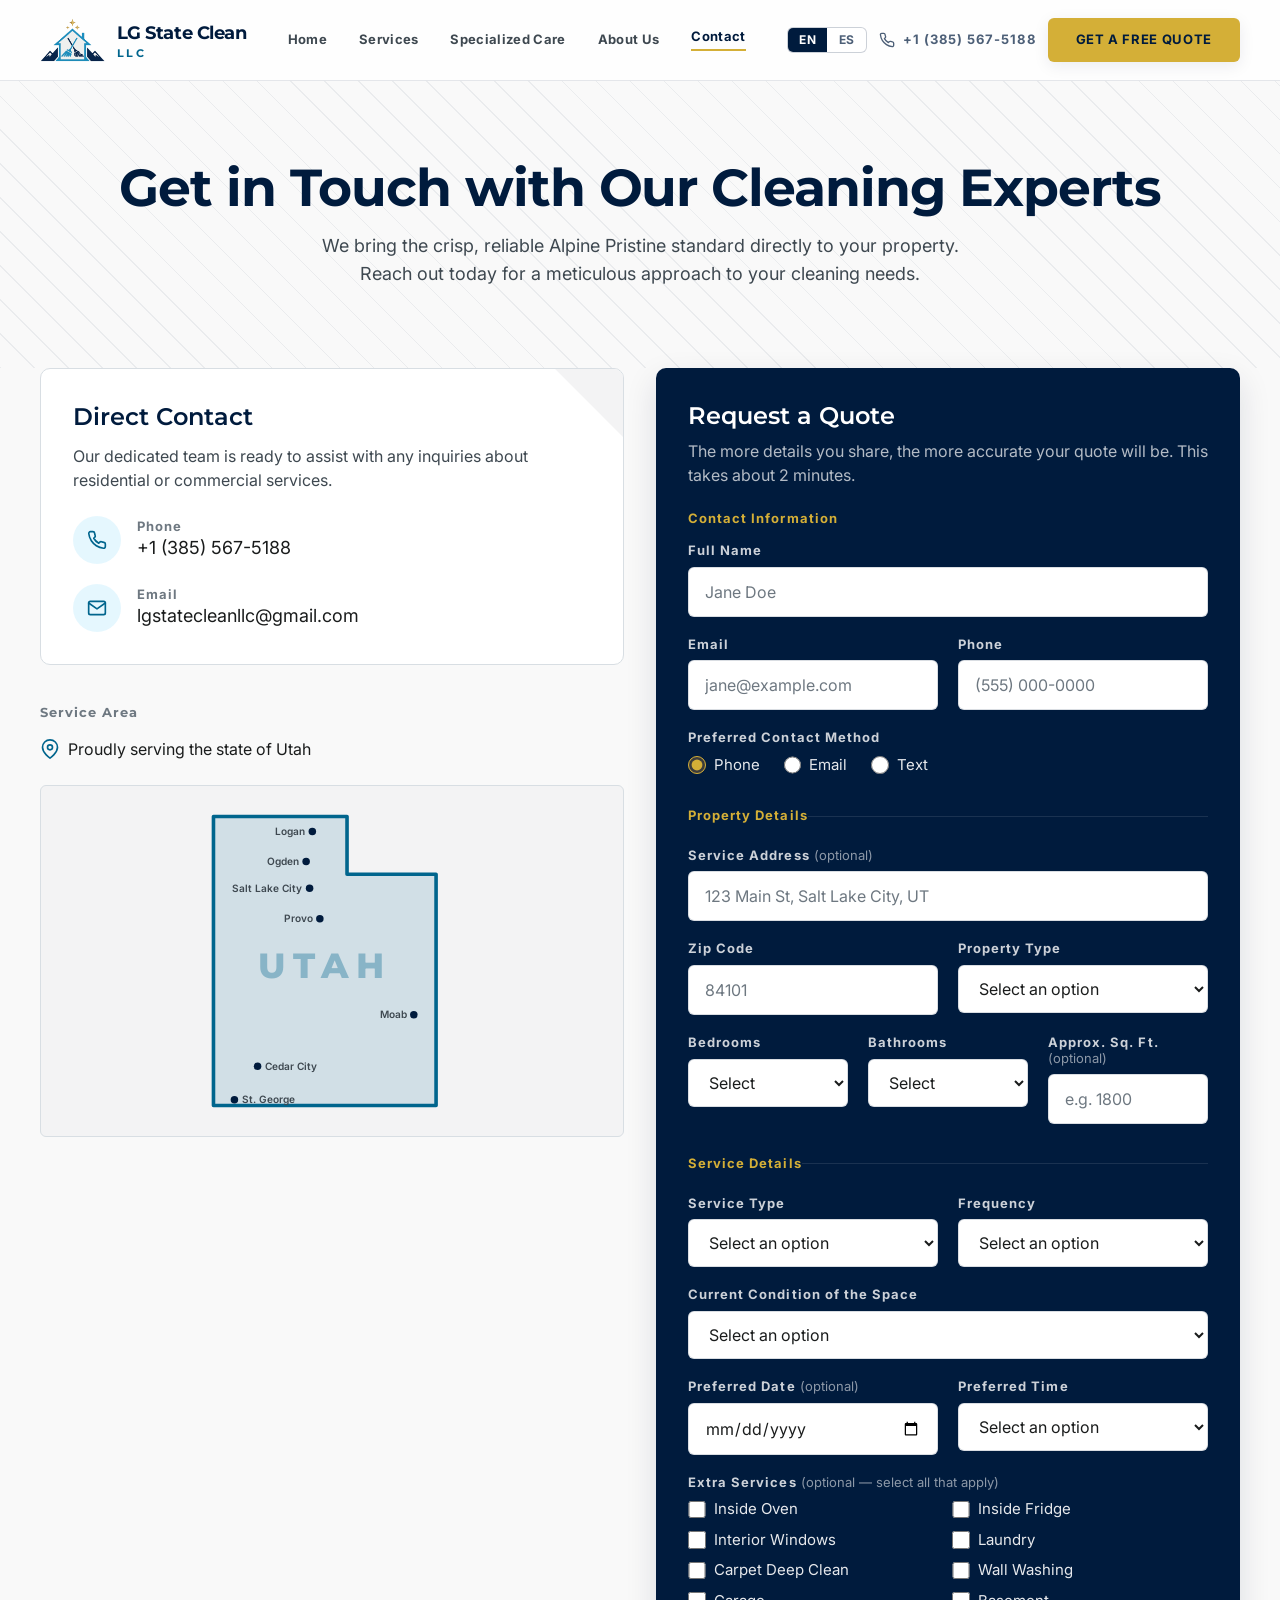
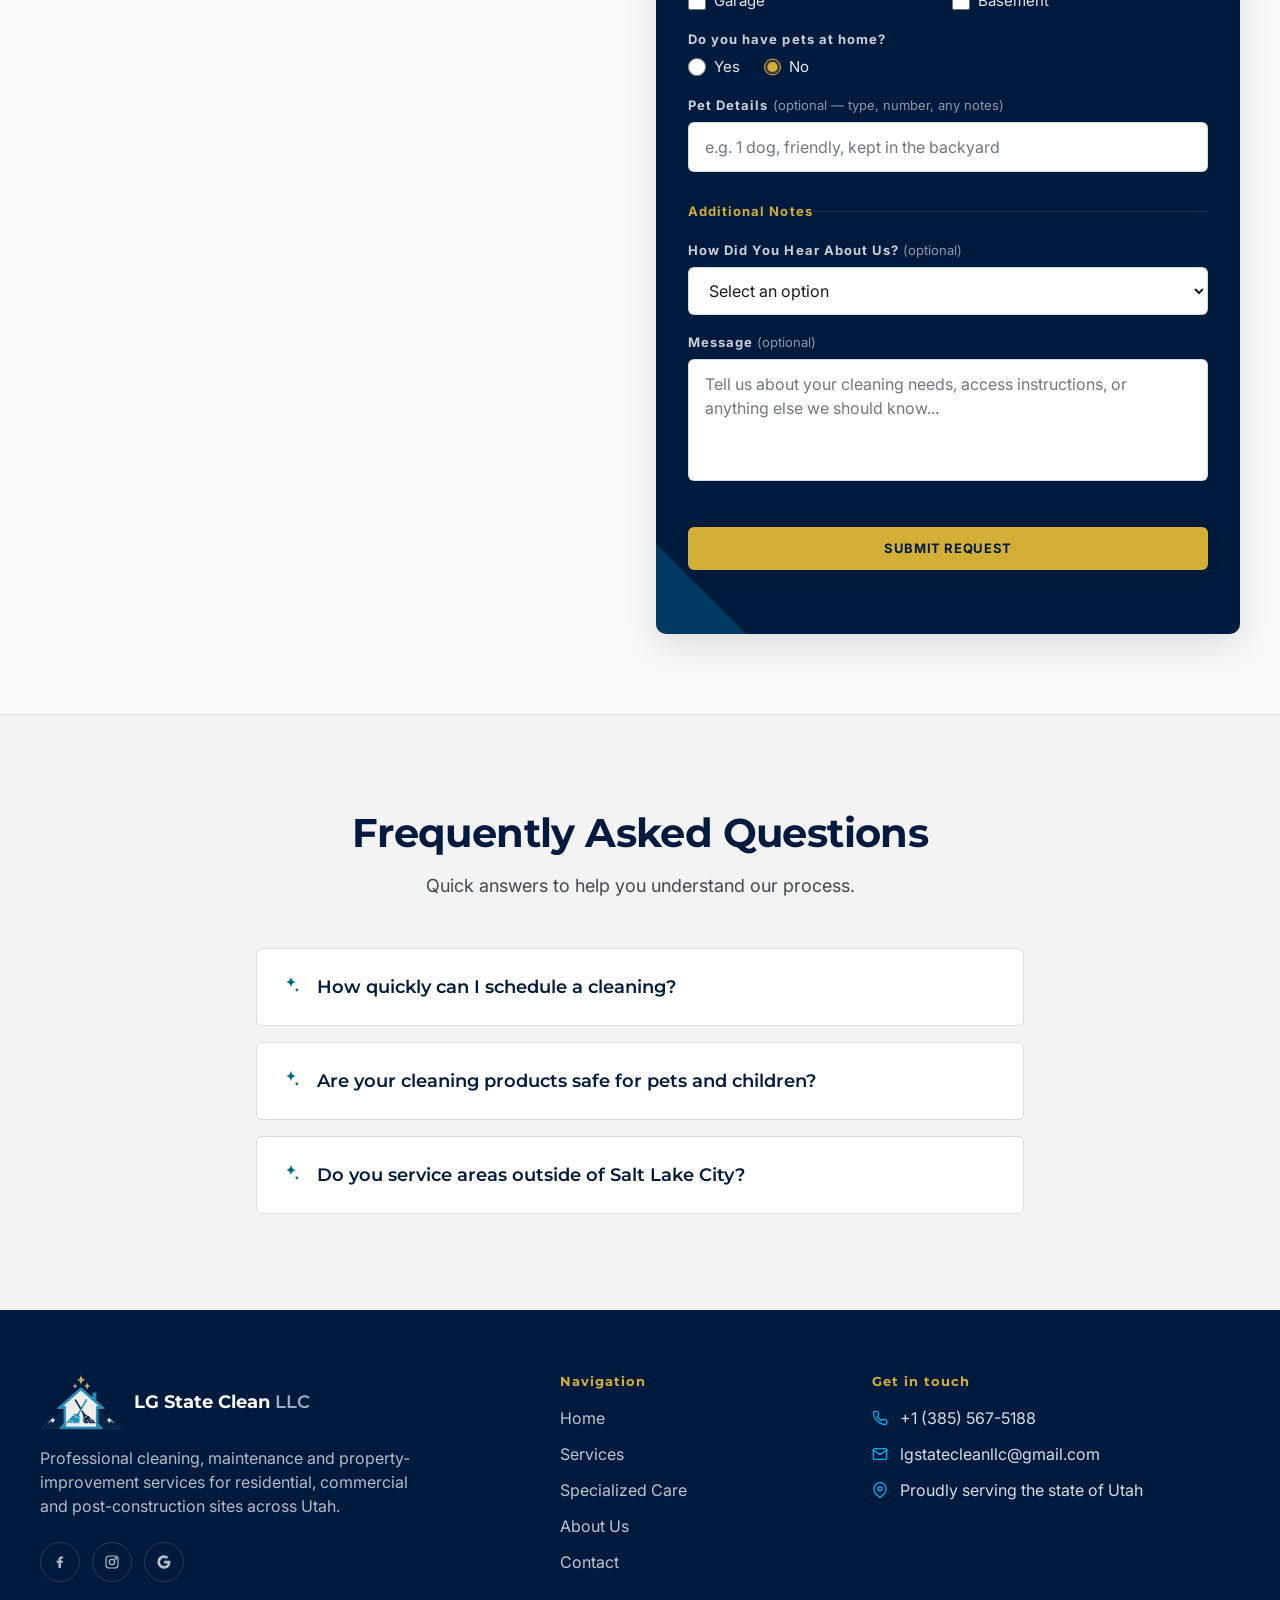
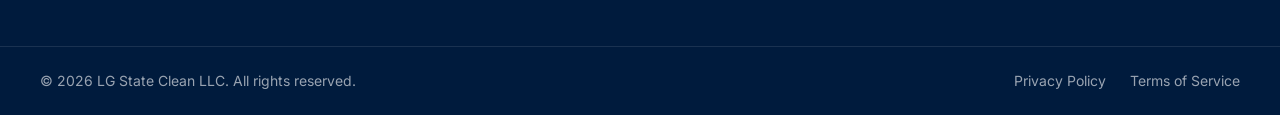
<file: contact.html>
<!DOCTYPE html>
<html lang="en"><head>
<meta charset="utf-8"/>
<meta content="width=device-width, initial-scale=1.0" name="viewport"/>
<title>Contact Us | LG State Clean LLC</title>
<meta content="Request a free quote from LG State Clean LLC. Call, email, or fill out the form and a service specialist will respond promptly." name="description"/>
<link href="https://lgstateclean.com/contact.html" rel="canonical"/>
<meta content="website" property="og:type"/>
<meta content="LG State Clean LLC" property="og:site_name"/>
<meta content="Contact Us | LG State Clean LLC" property="og:title"/>
<meta content="Request a free quote from LG State Clean LLC. Call, email, or fill out the form and a service specialist will respond promptly." property="og:description"/>
<meta content="assets/img/og-cover.jpg" property="og:image"/>
<meta content="summary_large_image" name="twitter:card"/>
<meta content="#001B3D" name="theme-color"/>
<link href="assets/img/favicon-32.png" rel="icon" sizes="32x32" type="image/png"/>
<link href="assets/img/favicon-192.png" rel="icon" sizes="192x192" type="image/png"/>
<link href="assets/img/favicon-192.png" rel="apple-touch-icon"/>
<link href="https://fonts.googleapis.com" rel="preconnect"/>
<link crossorigin="" href="https://fonts.gstatic.com" rel="preconnect"/>
<link href="https://fonts.googleapis.com/css2?family=Inter:wght@400;500;600;700&amp;family=Montserrat:wght@600;700;800&amp;display=swap" rel="stylesheet"/>
<link href="assets/css/style.css?v=2" rel="stylesheet"/>
</head>
<body class="bg-surface text-ink font-body antialiased">
<header class="fixed top-0 inset-x-0 z-50 border-b border-navy/10 bg-white/95 backdrop-blur supports-[backdrop-filter]:bg-white/80">
<div class="site-container flex h-20 items-center justify-between">
<a aria-label="LG State Clean LLC — Home" class="flex items-center gap-3 shrink-0" data-i18n-attr="aria-label" href="index.html">
<img alt="" class="h-11 w-auto" height="60" src="assets/img/logo-icon.png" width="88"/>
<span class="font-display font-bold leading-tight text-navy">
<span class="block text-[15px] tracking-tight sm:text-lg">LG State Clean</span>
<span class="block text-[11px] tracking-[0.25em] text-sky-700">LLC</span>
</span>
</a>
<nav aria-label="Primary" class="hidden lg:flex items-center gap-8" data-i18n-attr="aria-label">
<a class="nav-link" data-i18n="" href="index.html">Home</a>
<a class="nav-link" data-i18n="" href="services.html">Services</a>
<a class="nav-link" data-i18n="" href="specialized-care.html">Specialized Care</a>
<a class="nav-link" data-i18n="" href="about.html">About Us</a>
<a class="nav-link-active" data-i18n="" href="contact.html">Contact</a>
</nav>
<div class="flex items-center gap-3"><div aria-label="Language" class="lang-toggle" data-i18n-attr="aria-label" role="group">
<button aria-pressed="true" class="lang-btn" data-lang="en" lang="en" title="English" type="button">EN</button>
<button aria-pressed="false" class="lang-btn" data-lang="es" lang="es" title="Español" type="button">ES</button>
</div>

<a class="hidden md:flex items-center gap-2 text-label text-navy/70" href="tel:+13855675188">
<svg class="icon w-4 h-4" fill="none" stroke="currentColor" stroke-linecap="round" stroke-linejoin="round" stroke-width="2" viewBox="0 0 24 24"><path d="M22 16.92v3a2 2 0 0 1-2.18 2 19.79 19.79 0 0 1-8.63-3.07 19.5 19.5 0 0 1-6-6 19.79 19.79 0 0 1-3.07-8.67A2 2 0 0 1 4.11 2h3a2 2 0 0 1 2 1.72c.127.96.361 1.903.7 2.81a2 2 0 0 1-.45 2.11L8.09 9.91a16 16 0 0 0 6 6l1.27-1.27a2 2 0 0 1 2.11-.45c.907.339 1.85.573 2.81.7A2 2 0 0 1 22 16.92Z"></path></svg><span>+1 (385) 567-5188</span>
</a>
<a class="btn-gold hidden sm:inline-flex" data-i18n="" href="contact.html#quote-form">Get a Free Quote</a>
<button aria-controls="mobile-menu" aria-expanded="false" aria-label="Open menu" class="lg:hidden p-2 text-navy" data-i18n-attr="aria-label" id="menu-toggle" type="button">
<svg class="icon w-7 h-7" fill="none" stroke="currentColor" stroke-linecap="round" stroke-width="2" viewBox="0 0 24 24"><line x1="3" x2="21" y1="6" y2="6"></line><line x1="3" x2="21" y1="12" y2="12"></line><line x1="3" x2="21" y1="18" y2="18"></line></svg>
</button>
</div>
</div>
</header>
<div class="lg:hidden fixed inset-0 top-20 z-[999] hidden bg-navy px-6 py-4 overflow-y-auto" id="mobile-menu">
<a class="block py-3.5 text-headline-md text-white/90 border-b border-white/10" data-i18n="" href="index.html">Home</a>
<a class="block py-3.5 text-headline-md text-white/90 border-b border-white/10" data-i18n="" href="services.html">Services</a>
<a class="block py-3.5 text-headline-md text-white/90 border-b border-white/10" data-i18n="" href="specialized-care.html">Specialized Care</a>
<a class="block py-3.5 text-headline-md text-white/90 border-b border-white/10" data-i18n="" href="about.html">About Us</a>
<a class="block py-3.5 text-headline-md text-white/90 border-b border-white/10 !text-gold" data-i18n="" href="contact.html">Contact</a>
<a class="btn-gold mt-8 w-full" data-i18n="" href="contact.html#quote-form">Get a Free Quote</a>
<a class="mt-6 flex items-center gap-2 text-white/80" href="tel:+13855675188"><svg class="icon w-4 h-4" fill="none" stroke="currentColor" stroke-linecap="round" stroke-linejoin="round" stroke-width="2" viewBox="0 0 24 24"><path d="M22 16.92v3a2 2 0 0 1-2.18 2 19.79 19.79 0 0 1-8.63-3.07 19.5 19.5 0 0 1-6-6 19.79 19.79 0 0 1-3.07-8.67A2 2 0 0 1 4.11 2h3a2 2 0 0 1 2 1.72c.127.96.361 1.903.7 2.81a2 2 0 0 1-.45 2.11L8.09 9.91a16 16 0 0 0 6 6l1.27-1.27a2 2 0 0 1 2.11-.45c.907.339 1.85.573 2.81.7A2 2 0 0 1 22 16.92Z"></path></svg>+1 (385) 567-5188</a>
</div>
<div class="h-20"></div>

<section class="relative overflow-hidden py-16 md:py-20 text-center">
<div class="pointer-events-none absolute inset-0 opacity-[0.06]" style="background-image:repeating-linear-gradient(45deg,#001B3D 0,#001B3D 1px,transparent 1px,transparent 24px)"></div>
<div class="site-container relative">
<h1 class="font-display text-display-lg text-navy mb-4" data-i18n="">Get in Touch with Our Cleaning Experts</h1>
<p class="text-ink-soft text-lg mx-auto max-w-2xl" data-i18n="">We bring the crisp, reliable Alpine Pristine standard directly to your property. Reach out today for a meticulous approach to your cleaning needs.</p>
</div>
</section>

<section class="site-container pb-20 grid grid-cols-1 gap-8 md:grid-cols-2 md:items-start">
<div class="flex flex-col gap-8">
<div class="group relative overflow-hidden rounded-lg border border-outline bg-white p-8 transition-colors hover:border-sky">
<div class="pointer-events-none absolute -right-12 -top-12 h-24 w-24 rotate-45 bg-surface-low transition-colors group-hover:bg-sky/10"></div>
<h2 class="font-display text-headline-md text-navy mb-3 relative" data-i18n="">Direct Contact</h2>
<p class="text-ink-soft mb-6 relative" data-i18n="">Our dedicated team is ready to assist with any inquiries about residential or commercial services.</p>
<div class="flex flex-col gap-5 relative">
<div class="flex items-center gap-4">
<div class="flex h-12 w-12 items-center justify-center rounded-full bg-sky/10 text-sky-700"><svg class="icon w-5 h-5" fill="none" stroke="currentColor" stroke-linecap="round" stroke-linejoin="round" stroke-width="2" viewBox="0 0 24 24"><path d="M22 16.92v3a2 2 0 0 1-2.18 2 19.79 19.79 0 0 1-8.63-3.07 19.5 19.5 0 0 1-6-6 19.79 19.79 0 0 1-3.07-8.67A2 2 0 0 1 4.11 2h3a2 2 0 0 1 2 1.72c.127.96.361 1.903.7 2.81a2 2 0 0 1-.45 2.11L8.09 9.91a16 16 0 0 0 6 6l1.27-1.27a2 2 0 0 1 2.11-.45c.907.339 1.85.573 2.81.7A2 2 0 0 1 22 16.92Z"></path></svg></div>
<div>
<div class="text-label text-ink-faint" data-i18n="">Phone</div>
<a class="text-lg text-ink hover:text-sky-700" href="tel:+13855675188">+1 (385) 567-5188</a>
</div>
</div>
<div class="flex items-center gap-4">
<div class="flex h-12 w-12 items-center justify-center rounded-full bg-sky/10 text-sky-700"><svg class="icon w-5 h-5" fill="none" stroke="currentColor" stroke-linecap="round" stroke-linejoin="round" stroke-width="2" viewBox="0 0 24 24"><path d="m22 6-10 7L2 6"></path><rect height="16" rx="2" width="20" x="2" y="4"></rect></svg></div>
<div>
<div class="text-label text-ink-faint" data-i18n="">Email</div>
<a class="text-lg text-ink hover:text-sky-700" href="mailto:hello@lgstateclean.com">lgstatecleanllc@gmail.com</a>
</div>
</div>
</div>
</div>
<div class="pt-2">
<h3 class="text-label text-ink-faint mb-4" data-i18n="">Service Area</h3>
<p class="mb-6 flex items-center gap-2 text-ink"><svg class="icon w-5 h-5 text-sky-700" fill="none" stroke="currentColor" stroke-linecap="round" stroke-linejoin="round" stroke-width="2" viewBox="0 0 24 24"><path d="M21 10c0 7-9 13-9 13s-9-6-9-13a9 9 0 0 1 18 0Z"></path><circle cx="12" cy="10" r="3"></circle></svg><span data-i18n="">Proudly serving the state of Utah</span></p>
<div class="utah-map relative flex items-center justify-center overflow-hidden rounded border border-outline bg-surface-low p-4">
<svg aria-label="Map of Utah" class="h-full w-full text-sky-700" data-i18n-attr="aria-label" role="img" style="font-family:Inter,sans-serif" viewBox="-10 -10 184 220">
<path d="M0 0 H92.4 V40 H154 V200 H0 Z" fill="currentColor" fill-opacity="0.14" stroke="currentColor" stroke-linejoin="round" stroke-width="2.5"></path>
<text fill="currentColor" fill-opacity="0.35" font-size="24" font-weight="800" letter-spacing="5" style="font-family:Montserrat,sans-serif" text-anchor="middle" x="77" y="112">UTAH</text>
<circle cx="68.4" cy="10.4" fill="#001B3D" r="2.6"></circle><text fill="#3E4850" font-size="7" font-weight="600" text-anchor="end" x="63.400000000000006" y="12.8">Logan</text>
<circle cx="64.1" cy="31.2" fill="#001B3D" r="2.6"></circle><text fill="#3E4850" font-size="7" font-weight="600" text-anchor="end" x="59.099999999999994" y="33.6">Ogden</text>
<circle cx="66.5" cy="49.6" fill="#001B3D" r="2.6"></circle><text fill="#3E4850" font-size="7" font-weight="600" text-anchor="end" x="61.5" y="52.0">Salt Lake City</text>
<circle cx="73.6" cy="70.8" fill="#001B3D" r="2.6"></circle><text fill="#3E4850" font-size="7" font-weight="600" text-anchor="end" x="68.6" y="73.2">Provo</text>
<circle cx="138.6" cy="137.2" fill="#001B3D" r="2.6"></circle><text fill="#3E4850" font-size="7" font-weight="600" text-anchor="end" x="133.6" y="139.6">Moab</text>
<circle cx="30.5" cy="172.8" fill="#001B3D" r="2.6"></circle><text fill="#3E4850" font-size="7" font-weight="600" text-anchor="start" x="35.5" y="175.20000000000002">Cedar City</text>
<circle cx="14.5" cy="196" fill="#001B3D" r="2.6"></circle><text fill="#3E4850" font-size="7" font-weight="600" text-anchor="start" x="19.5" y="198.4">St. George</text>
</svg>
</div>
</div>
</div>

<div class="relative overflow-hidden rounded-lg bg-navy p-8 shadow-card-lg">
<div class="pointer-events-none absolute -bottom-16 -left-16 h-32 w-32 rotate-45 bg-sky/20"></div>
<h2 class="font-display text-headline-md text-white mb-2 relative" data-i18n="" id="quote-form">Request a Quote</h2>
<p class="text-white/70 mb-6 relative" data-i18n="">The more details you share, the more accurate your quote will be. This takes about 2 minutes.</p>

<form action="/thank-you.html" class="relative flex flex-col gap-8" data-netlify="true" id="quoteForm" method="POST" name="quote-request" netlify-honeypot="bot-field">
<input name="form-name" type="hidden" value="quote-request"/>
<p class="hidden">
<label><span data-i18n="">Don't fill this out if you're human:</span> <input name="bot-field"/></label>
</p>

<!-- Section: Contact Information -->
<fieldset class="flex flex-col gap-5">
<legend class="text-label text-gold mb-4" data-i18n="">Contact Information</legend>
<div>
<label class="field-label !text-white/80" data-i18n="" for="fullName">Full Name</label>
<input autocomplete="name" class="field-input" id="fullName" name="fullName" placeholder="Jane Doe" required="" type="text"/>
</div>
<div class="grid grid-cols-1 gap-5 sm:grid-cols-2">
<div>
<label class="field-label !text-white/80" data-i18n="" for="email">Email</label>
<input autocomplete="email" class="field-input" id="email" name="email" placeholder="jane@example.com" required="" type="email"/>
</div>
<div>
<label class="field-label !text-white/80" data-i18n="" for="phone">Phone</label>
<input autocomplete="tel" class="field-input" id="phone" name="phone" placeholder="(555) 000-0000" required="" type="tel"/>
</div>
</div>
<div>
<span class="field-choice-label" data-i18n="">Preferred Contact Method</span>
<div class="flex flex-wrap gap-x-6 gap-y-2 mt-1">
<label class="field-choice"><input checked="" class="field-radio" name="preferredContact" type="radio" value="Phone"/> <span data-i18n="">Phone</span></label>
<label class="field-choice"><input class="field-radio" name="preferredContact" type="radio" value="Email"/> <span data-i18n="">Email</span></label>
<label class="field-choice"><input class="field-radio" name="preferredContact" type="radio" value="Text"/> <span data-i18n="">Text</span></label>
</div>
</div>
</fieldset>

<!-- Section: Property Details -->
<fieldset class="flex flex-col gap-5 pt-2 border-t border-white/10">
<legend class="text-label text-gold mb-4" data-i18n="">Property Details</legend>
<div>
<label class="field-label !text-white/80" for="address"><span data-i18n="">Service Address</span> <span class="field-optional" data-i18n="">(optional)</span></label>
<input autocomplete="street-address" class="field-input" id="address" name="address" placeholder="123 Main St, Salt Lake City, UT" type="text"/>
</div>
<div class="grid grid-cols-1 gap-5 sm:grid-cols-2">
<div>
<label class="field-label !text-white/80" data-i18n="" for="zipCode">Zip Code</label>
<input autocomplete="postal-code" class="field-input" id="zipCode" inputmode="numeric" name="zipCode" placeholder="84101" required="" type="text"/>
</div>
<div>
<label class="field-label !text-white/80" data-i18n="" for="propertyType">Property Type</label>
<select class="field-input" id="propertyType" name="propertyType" required="">
<option data-i18n="" disabled="" selected="" value="">Select an option</option>
<option data-i18n="" value="house">House</option>
<option data-i18n="" value="apartment-condo">Apartment / Condo</option>
<option data-i18n="" value="office-commercial">Office / Commercial Space</option>
<option data-i18n="" value="post-construction-site">Post-Construction Site</option>
<option data-i18n="" value="other">Other</option>
</select>
</div>
</div>
<div class="grid grid-cols-1 gap-5 sm:grid-cols-3">
<div>
<label class="field-label !text-white/80" data-i18n="" for="bedrooms">Bedrooms</label>
<select class="field-input" id="bedrooms" name="bedrooms">
<option data-i18n="" disabled="" selected="" value="">Select</option>
<option data-i18n="" value="studio">Studio</option>
<option value="1">1</option>
<option value="2">2</option>
<option value="3">3</option>
<option value="4">4</option>
<option value="5+">5+</option>
<option data-i18n="" value="n/a">N/A</option>
</select>
</div>
<div>
<label class="field-label !text-white/80" data-i18n="" for="bathrooms">Bathrooms</label>
<select class="field-input" id="bathrooms" name="bathrooms">
<option data-i18n="" disabled="" selected="" value="">Select</option>
<option value="1">1</option>
<option value="1.5">1.5</option>
<option value="2">2</option>
<option value="2.5">2.5</option>
<option value="3">3</option>
<option value="3.5">3.5</option>
<option value="4+">4+</option>
<option data-i18n="" value="n/a">N/A</option>
</select>
</div>
<div>
<label class="field-label !text-white/80" for="squareFootage"><span data-i18n="">Approx. Sq. Ft.</span> <span class="field-optional" data-i18n="">(optional)</span></label>
<input class="field-input" data-i18n-attr="placeholder" id="squareFootage" inputmode="numeric" min="0" name="squareFootage" placeholder="e.g. 1800" type="number"/>
</div>
</div>
</fieldset>

<!-- Section: Service Details -->
<fieldset class="flex flex-col gap-5 pt-2 border-t border-white/10">
<legend class="text-label text-gold mb-4" data-i18n="">Service Details</legend>
<div class="grid grid-cols-1 gap-5 sm:grid-cols-2">
<div>
<label class="field-label !text-white/80" data-i18n="" for="serviceType">Service Type</label>
<select class="field-input" id="serviceType" name="serviceType" required="">
<option data-i18n="" disabled="" selected="" value="">Select an option</option>
<option data-i18n="" value="residential">Residential Cleaning</option>
<option data-i18n="" value="commercial">Commercial Maintenance</option>
<option data-i18n="" value="post-construction">Post-Construction Cleanup</option>
<option data-i18n="" value="specialized">Specialized Care (Pet/Senior)</option>
</select>
</div>
<div>
<label class="field-label !text-white/80" data-i18n="" for="frequency">Frequency</label>
<select class="field-input" id="frequency" name="frequency" required="">
<option data-i18n="" disabled="" selected="" value="">Select an option</option>
<option data-i18n="" value="one-time">One-Time Clean</option>
<option data-i18n="" value="weekly">Weekly</option>
<option data-i18n="" value="bi-weekly">Bi-Weekly</option>
<option data-i18n="" value="monthly">Monthly</option>
<option data-i18n="" value="move-in-out">Move-In / Move-Out</option>
</select>
</div>
</div>
<div>
<label class="field-label !text-white/80" data-i18n="" for="cleanlinessLevel">Current Condition of the Space</label>
<select class="field-input" id="cleanlinessLevel" name="cleanlinessLevel" required="">
<option data-i18n="" disabled="" selected="" value="">Select an option</option>
<option data-i18n="" value="light">Light maintenance — generally tidy</option>
<option data-i18n="" value="standard">Standard — normal everyday use</option>
<option data-i18n="" value="deep">Deep clean needed — hasn't been cleaned in a while</option>
<option data-i18n="" value="heavy">Heavy-duty — very dirty, neglected, or post-renovation</option>
</select>
</div>
<div class="grid grid-cols-1 gap-5 sm:grid-cols-2">
<div>
<label class="field-label !text-white/80" for="preferredDate"><span data-i18n="">Preferred Date</span> <span class="field-optional" data-i18n="">(optional)</span></label>
<input class="field-input" id="preferredDate" name="preferredDate" type="date"/>
</div>
<div>
<label class="field-label !text-white/80" data-i18n="" for="preferredTime">Preferred Time</label>
<select class="field-input" id="preferredTime" name="preferredTime">
<option data-i18n="" disabled="" selected="" value="">Select an option</option>
<option data-i18n="" value="morning">Morning</option>
<option data-i18n="" value="afternoon">Afternoon</option>
<option data-i18n="" value="evening">Evening</option>
<option data-i18n="" value="flexible">Flexible</option>
</select>
</div>
</div>
<div>
<span class="field-choice-label"><span data-i18n="">Extra Services</span> <span class="field-optional" data-i18n="">(optional — select all that apply)</span></span>
<div class="mt-2 grid grid-cols-1 gap-2 sm:grid-cols-2">
<label class="field-choice"><input class="field-checkbox" name="extraServices" type="checkbox" value="Inside Oven"/> <span data-i18n="">Inside Oven</span></label>
<label class="field-choice"><input class="field-checkbox" name="extraServices" type="checkbox" value="Inside Fridge"/> <span data-i18n="">Inside Fridge</span></label>
<label class="field-choice"><input class="field-checkbox" name="extraServices" type="checkbox" value="Interior Windows"/> <span data-i18n="">Interior Windows</span></label>
<label class="field-choice"><input class="field-checkbox" name="extraServices" type="checkbox" value="Laundry"/> <span data-i18n="">Laundry</span></label>
<label class="field-choice"><input class="field-checkbox" name="extraServices" type="checkbox" value="Carpet Deep Clean"/> <span data-i18n="">Carpet Deep Clean</span></label>
<label class="field-choice"><input class="field-checkbox" name="extraServices" type="checkbox" value="Wall Washing"/> <span data-i18n="">Wall Washing</span></label>
<label class="field-choice"><input class="field-checkbox" name="extraServices" type="checkbox" value="Garage"/> <span data-i18n="">Garage</span></label>
<label class="field-choice"><input class="field-checkbox" name="extraServices" type="checkbox" value="Basement"/> <span data-i18n="">Basement</span></label>
</div>
</div>
<div>
<span class="field-choice-label" data-i18n="">Do you have pets at home?</span>
<div class="flex flex-wrap gap-x-6 gap-y-2 mt-1">
<label class="field-choice"><input class="field-radio" name="hasPets" type="radio" value="Yes"/> <span data-i18n="">Yes</span></label>
<label class="field-choice"><input checked="" class="field-radio" name="hasPets" type="radio" value="No"/> <span data-i18n="">No</span></label>
</div>
</div>
<div>
<label class="field-label !text-white/80" for="petDetails"><span data-i18n="">Pet Details</span> <span class="field-optional" data-i18n="">(optional — type, number, any notes)</span></label>
<input class="field-input" data-i18n-attr="placeholder" id="petDetails" name="petDetails" placeholder="e.g. 1 dog, friendly, kept in the backyard" type="text"/>
</div>
</fieldset>

<!-- Section: Additional Notes -->
<fieldset class="flex flex-col gap-5 pt-2 border-t border-white/10">
<legend class="text-label text-gold mb-4" data-i18n="">Additional Notes</legend>
<div>
<label class="field-label !text-white/80" for="howHeard"><span data-i18n="">How Did You Hear About Us?</span> <span class="field-optional" data-i18n="">(optional)</span></label>
<select class="field-input" id="howHeard" name="howHeard">
<option data-i18n="" disabled="" selected="" value="">Select an option</option>
<option data-i18n="" value="google-search">Google Search</option>
<option data-i18n="" value="social-media">Social Media</option>
<option data-i18n="" value="referral">Friend / Family Referral</option>
<option data-i18n="" value="repeat-customer">Repeat Customer</option>
<option data-i18n="" value="other">Other</option>
</select>
</div>
<div>
<label class="field-label !text-white/80" for="message"><span data-i18n="">Message</span> <span class="field-optional" data-i18n="">(optional)</span></label>
<textarea class="field-input resize-none" data-i18n-attr="placeholder" id="message" name="message" placeholder="Tell us about your cleaning needs, access instructions, or anything else we should know..." rows="4"></textarea>
</div>
</fieldset>

<button class="btn-gold justify-center mt-2" data-i18n="" type="submit">Submit Request</button>
<p aria-live="polite" class="text-sm text-white/80" id="formStatus" role="status"></p>
</form>
</div>
</section>

<section class="section bg-surface-low border-t border-outline">
<div class="site-container">
<div class="mx-auto mb-12 max-w-2xl text-center">
<h2 class="font-display text-display-md text-navy mb-4" data-i18n="">Frequently Asked Questions</h2>
<p class="text-ink-soft text-lg" data-i18n="">Quick answers to help you understand our process.</p>
</div>
<div class="mx-auto flex max-w-3xl flex-col gap-4">
<details class="group rounded border border-outline bg-white p-6 transition-colors open:border-sky">
<summary class="flex cursor-pointer list-none items-start gap-4 font-display text-lg font-semibold text-navy">
<span class="mt-0.5 shrink-0 text-sky-700 transition-transform group-open:rotate-45"><svg class="icon w-5 h-5" fill="currentColor" viewBox="0 0 24 24"><path d="M12 2c.6 3.7 2.1 5.7 6 6.4-3.9.7-5.4 2.7-6 6.4-.6-3.7-2.1-5.7-6-6.4 3.9-.7 5.4-2.7 6-6.4Z"></path><path d="M19 15c.3 1.7 1 2.5 2.7 2.9C20 18.3 19.3 19 19 20.7c-.3-1.7-1-2.5-2.7-2.9C18 17.5 18.7 16.7 19 15Z"></path></svg></span>
<span data-i18n="">How quickly can I schedule a cleaning?</span>
</summary>
<p class="text-ink-soft mt-3 pl-9" data-i18n="">We typically require 48 hours' notice for new residential bookings and 72 hours for commercial site assessments. We do accommodate urgent requests based on current availability.</p>
</details>
<details class="group rounded border border-outline bg-white p-6 transition-colors open:border-sky">
<summary class="flex cursor-pointer list-none items-start gap-4 font-display text-lg font-semibold text-navy">
<span class="mt-0.5 shrink-0 text-sky-700 transition-transform group-open:rotate-45"><svg class="icon w-5 h-5" fill="currentColor" viewBox="0 0 24 24"><path d="M12 2c.6 3.7 2.1 5.7 6 6.4-3.9.7-5.4 2.7-6 6.4-.6-3.7-2.1-5.7-6-6.4 3.9-.7 5.4-2.7 6-6.4Z"></path><path d="M19 15c.3 1.7 1 2.5 2.7 2.9C20 18.3 19.3 19 19 20.7c-.3-1.7-1-2.5-2.7-2.9C18 17.5 18.7 16.7 19 15Z"></path></svg></span>
<span data-i18n="">Are your cleaning products safe for pets and children?</span>
</summary>
<p class="text-ink-soft mt-3 pl-9" data-i18n="">Yes. The Alpine Pristine standard uses highly effective, environmentally conscious, non-toxic cleaning agents that keep every occupant safe.</p>
</details>
<details class="group rounded border border-outline bg-white p-6 transition-colors open:border-sky">
<summary class="flex cursor-pointer list-none items-start gap-4 font-display text-lg font-semibold text-navy">
<span class="mt-0.5 shrink-0 text-sky-700 transition-transform group-open:rotate-45"><svg class="icon w-5 h-5" fill="currentColor" viewBox="0 0 24 24"><path d="M12 2c.6 3.7 2.1 5.7 6 6.4-3.9.7-5.4 2.7-6 6.4-.6-3.7-2.1-5.7-6-6.4 3.9-.7 5.4-2.7 6-6.4Z"></path><path d="M19 15c.3 1.7 1 2.5 2.7 2.9C20 18.3 19.3 19 19 20.7c-.3-1.7-1-2.5-2.7-2.9C18 17.5 18.7 16.7 19 15Z"></path></svg></span>
<span data-i18n="">Do you service areas outside of Salt Lake City?</span>
</summary>
<p class="text-ink-soft mt-3 pl-9" data-i18n="">We proudly serve the entire state of Utah. Our primary hubs are the greater SLC and Utah County areas, with specialized teams available state-wide for larger commercial projects.</p>
</details>
</div>
</div>
</section>

<footer class="bg-navy text-white">
<div class="site-container grid gap-12 py-16 md:grid-cols-12">
<div class="md:col-span-5 flex flex-col gap-4">
<a class="inline-flex items-center gap-3" href="index.html">
<img alt="LG State Clean LLC logo" class="h-14 w-auto" data-i18n-attr="alt" height="76" src="assets/img/logo-icon.png" width="112"/>
<span class="font-display font-bold text-lg">LG State Clean <span class="text-sky-100/70 font-semibold">LLC</span></span>
</a>
<p class="max-w-sm text-white/70" data-i18n="">Professional cleaning, maintenance and property-improvement services for residential, commercial and post-construction sites across Utah.</p>
<div class="flex gap-3 pt-2">
<a aria-label="Facebook" class="flex h-10 w-10 items-center justify-center rounded-full border border-white/15 text-white/70 transition-colors hover:border-gold hover:text-gold" href="https://www.facebook.com/lgstatecleanllc"><svg class="icon w-4 h-4" fill="currentColor" viewBox="0 0 24 24"><path d="M13.5 21v-7.9h2.6l.4-3.1h-3V8.1c0-.9.3-1.5 1.6-1.5h1.6V3.8C16.4 3.7 15.3 3.6 14 3.6c-2.6 0-4.3 1.6-4.3 4.4v2h-2.9v3.1h2.9V21h3.8Z"></path></svg></a>
<a aria-label="Instagram" class="flex h-10 w-10 items-center justify-center rounded-full border border-white/15 text-white/70 transition-colors hover:border-gold hover:text-gold" href="https://www.instagram.com/lgstatecleanllc"><svg class="icon w-4 h-4" fill="none" stroke="currentColor" stroke-width="1.8" viewBox="0 0 24 24"><rect height="18" rx="5" width="18" x="3" y="3"></rect><circle cx="12" cy="12" r="4"></circle><circle cx="17.4" cy="6.6" r="1"></circle></svg></a>
<a aria-label="Google Business Profile" class="flex h-10 w-10 items-center justify-center rounded-full border border-white/15 text-white/70 transition-colors hover:border-gold hover:text-gold" data-i18n-attr="aria-label" href="#"><svg class="icon w-4 h-4" fill="currentColor" viewBox="0 0 24 24"><path d="M21.6 12.2c0-.7-.1-1.4-.2-2H12v3.9h5.4a4.6 4.6 0 0 1-2 3v2.4h3.2c1.9-1.7 3-4.3 3-7.3Z"></path><path d="M12 22c2.7 0 5-.9 6.6-2.5l-3.2-2.4c-.9.6-2 1-3.4 1a5.9 5.9 0 0 1-5.6-4.1H3.1v2.5A10 10 0 0 0 12 22Z"></path><path d="M6.4 14a6 6 0 0 1 0-4v-2.5H3.1a10 10 0 0 0 0 9l3.3-2.5Z"></path><path d="M12 6a5.4 5.4 0 0 1 3.8 1.5l2.9-2.9A9.6 9.6 0 0 0 12 2a10 10 0 0 0-8.9 5.5L6.4 10A5.9 5.9 0 0 1 12 6Z"></path></svg></a>
</div>
</div>
<div class="md:col-span-3">
<h3 class="text-label text-gold mb-4" data-i18n="">Navigation</h3>
<nav class="flex flex-col gap-3">
<a class="text-white/75 hover:text-white transition-colors" data-i18n="" href="index.html">Home</a>
<a class="text-white/75 hover:text-white transition-colors" data-i18n="" href="services.html">Services</a>
<a class="text-white/75 hover:text-white transition-colors" data-i18n="" href="specialized-care.html">Specialized Care</a>
<a class="text-white/75 hover:text-white transition-colors" data-i18n="" href="about.html">About Us</a>
<a class="text-white/75 hover:text-white transition-colors" data-i18n="" href="contact.html">Contact</a>
</nav>
</div>
<div class="md:col-span-4">
<h3 class="text-label text-gold mb-4" data-i18n="">Get in touch</h3>
<ul class="flex flex-col gap-3 text-white/85">
<li class="flex items-center gap-3"><svg class="icon w-4 h-4 text-sky shrink-0" fill="none" stroke="currentColor" stroke-linecap="round" stroke-linejoin="round" stroke-width="2" viewBox="0 0 24 24"><path d="M22 16.92v3a2 2 0 0 1-2.18 2 19.79 19.79 0 0 1-8.63-3.07 19.5 19.5 0 0 1-6-6 19.79 19.79 0 0 1-3.07-8.67A2 2 0 0 1 4.11 2h3a2 2 0 0 1 2 1.72c.127.96.361 1.903.7 2.81a2 2 0 0 1-.45 2.11L8.09 9.91a16 16 0 0 0 6 6l1.27-1.27a2 2 0 0 1 2.11-.45c.907.339 1.85.573 2.81.7A2 2 0 0 1 22 16.92Z"></path></svg><a class="hover:text-white" href="tel:+13855675188">+1 (385) 567-5188</a></li>
<li class="flex items-center gap-3"><svg class="icon w-4 h-4 text-sky shrink-0" fill="none" stroke="currentColor" stroke-linecap="round" stroke-linejoin="round" stroke-width="2" viewBox="0 0 24 24"><path d="m22 6-10 7L2 6"></path><rect height="16" rx="2" width="20" x="2" y="4"></rect></svg><a class="hover:text-white" href="mailto:hello@lgstateclean.com">lgstatecleanllc@gmail.com</a></li>
<li class="flex items-center gap-3"><svg class="icon w-4 h-4 text-sky shrink-0" fill="none" stroke="currentColor" stroke-linecap="round" stroke-linejoin="round" stroke-width="2" viewBox="0 0 24 24"><path d="M21 10c0 7-9 13-9 13s-9-6-9-13a9 9 0 0 1 18 0Z"></path><circle cx="12" cy="10" r="3"></circle></svg><span data-i18n="">Proudly serving the state of Utah</span></li>
</ul>
</div>
</div>
<div class="border-t border-white/10">
<div class="site-container flex flex-col-reverse items-center gap-4 py-6 text-sm text-white/60 md:flex-row md:justify-between">
<p>© <span id="year">2026</span> <span data-i18n="">LG State Clean LLC. All rights reserved.</span></p>
<div class="flex gap-6">
<a class="hover:text-white" data-i18n="" href="#">Privacy Policy</a>
<a class="hover:text-white" data-i18n="" href="#">Terms of Service</a>
</div>
</div>
</div>
</footer>
<script src="assets/js/i18n.js"></script>
<script src="assets/js/main.js?v=2"></script>



<script src="assets/js/main.js?v=2"></script>


</body></html>
</file>
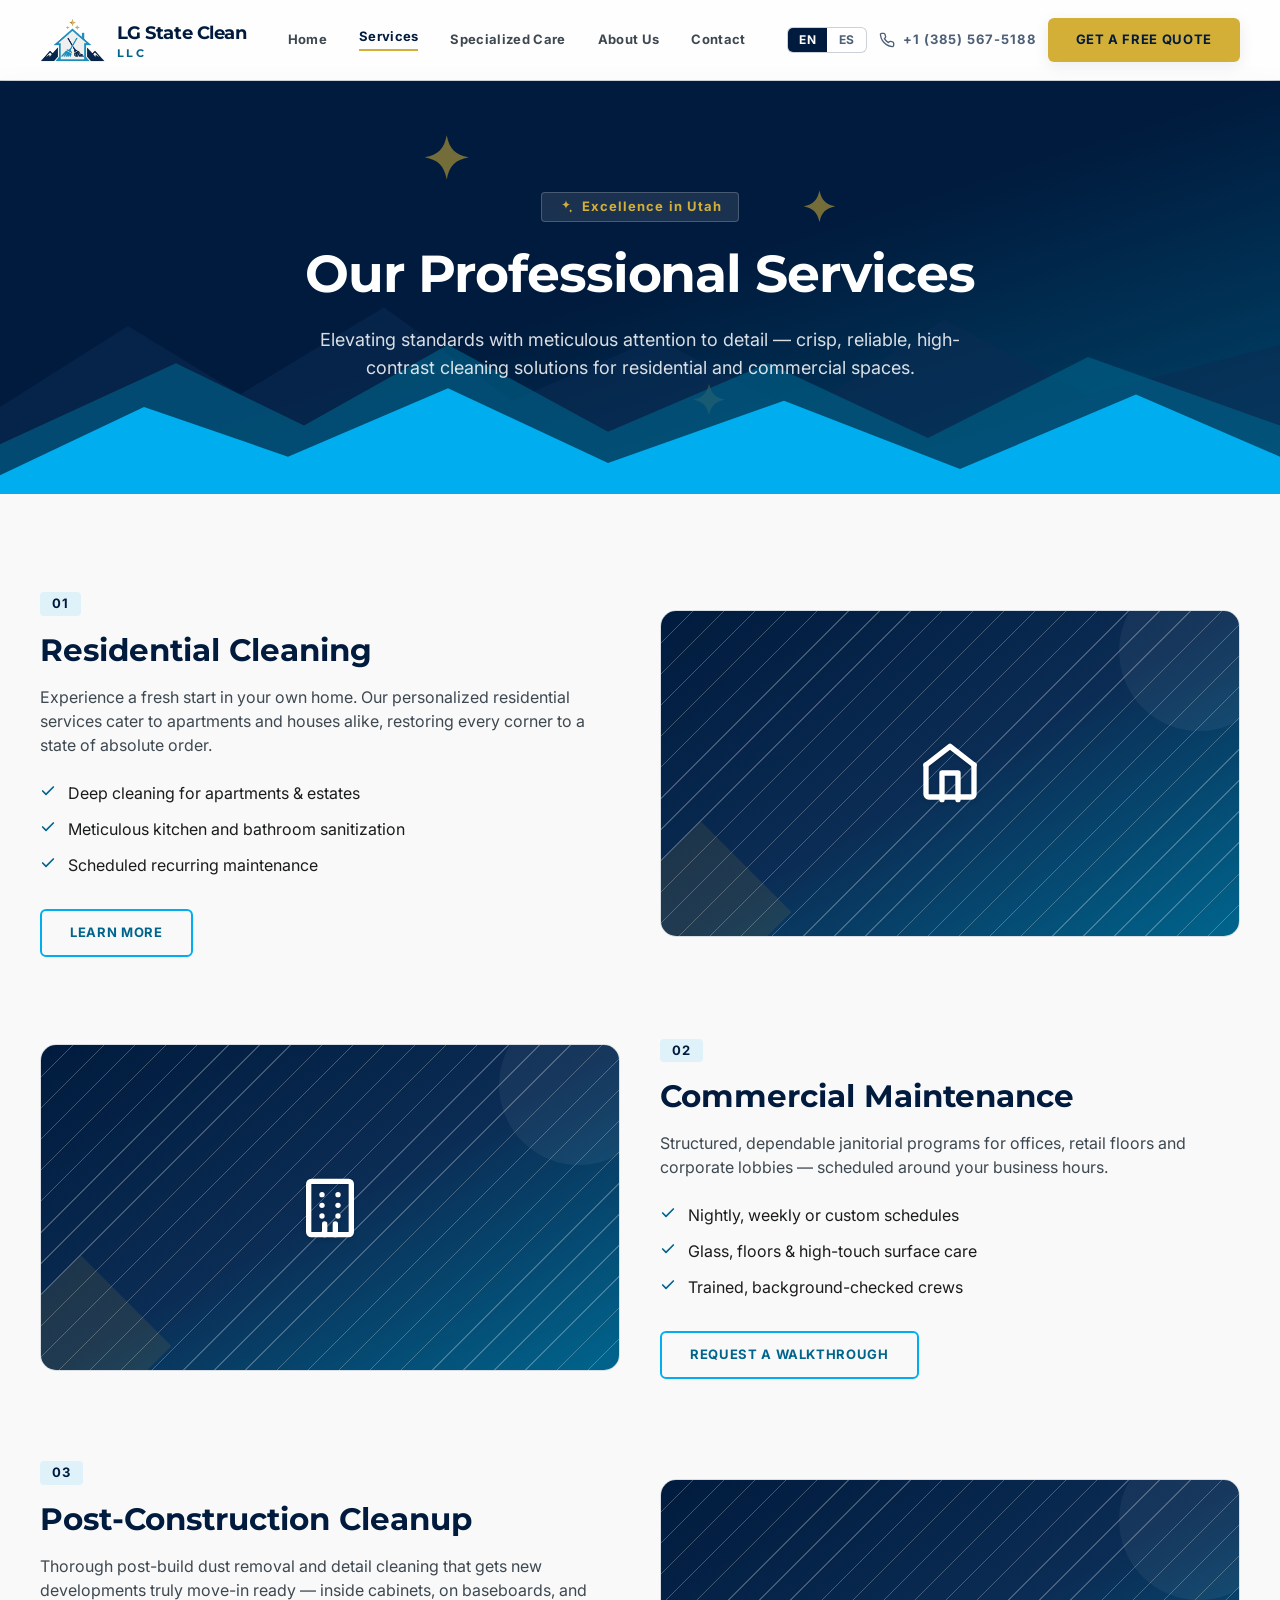
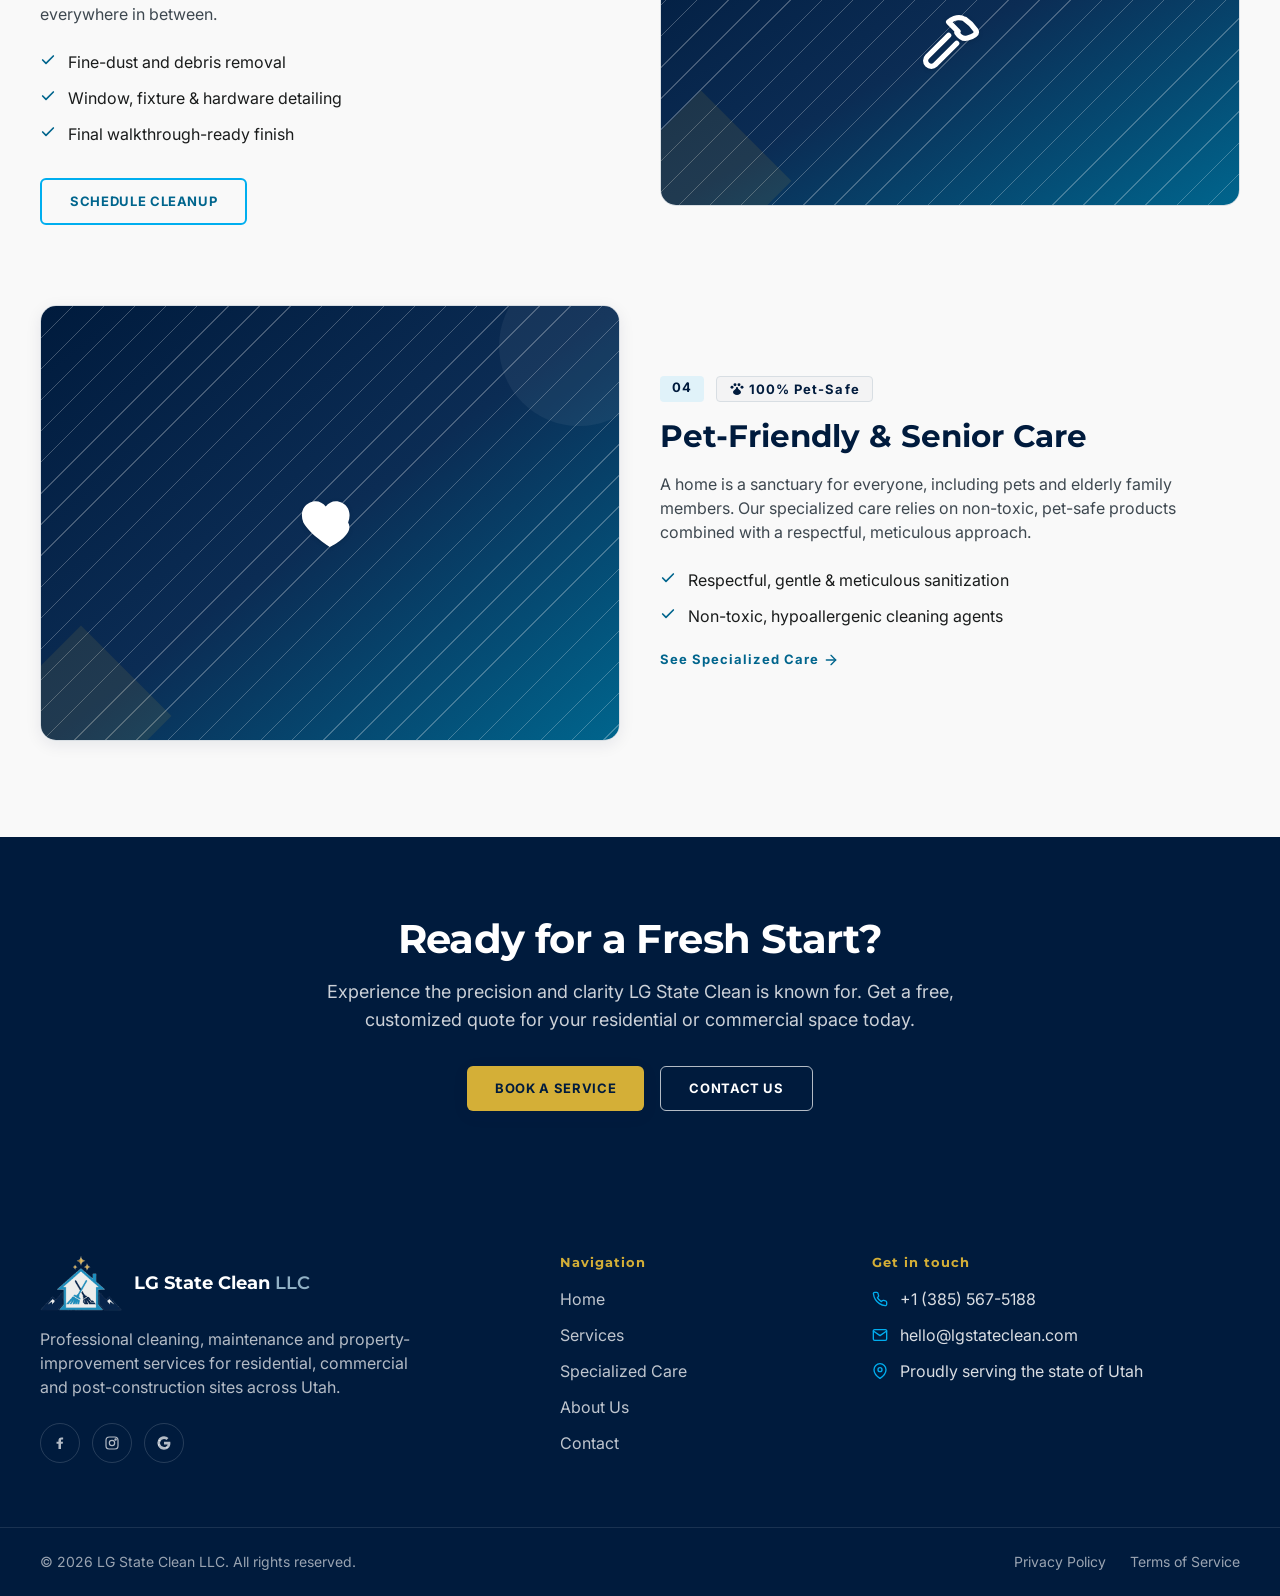
<file: services.html>
<!DOCTYPE html>
<html lang="en"><head>
<meta charset="utf-8"/>
<meta content="width=device-width, initial-scale=1.0" name="viewport"/>
<title>Our Services | LG State Clean LLC</title>
<meta content="Residential, commercial, post-construction, pet-friendly and senior-care cleaning services across Utah — meticulous, reliable and non-toxic." name="description"/>
<link href="https://lgstateclean.com/services.html" rel="canonical"/>
<meta content="website" property="og:type"/>
<meta content="LG State Clean LLC" property="og:site_name"/>
<meta content="Our Services | LG State Clean LLC" property="og:title"/>
<meta content="Residential, commercial, post-construction, pet-friendly and senior-care cleaning services across Utah — meticulous, reliable and non-toxic." property="og:description"/>
<meta content="assets/img/og-cover.jpg" property="og:image"/>
<meta content="summary_large_image" name="twitter:card"/>
<meta content="#001B3D" name="theme-color"/>
<link href="assets/img/favicon-32.png" rel="icon" sizes="32x32" type="image/png"/>
<link href="assets/img/favicon-192.png" rel="icon" sizes="192x192" type="image/png"/>
<link href="assets/img/favicon-192.png" rel="apple-touch-icon"/>
<link href="https://fonts.googleapis.com" rel="preconnect"/>
<link crossorigin="" href="https://fonts.gstatic.com" rel="preconnect"/>
<link href="https://fonts.googleapis.com/css2?family=Inter:wght@400;500;600;700&amp;family=Montserrat:wght@600;700;800&amp;display=swap" rel="stylesheet"/>
<link href="assets/css/style.css?v=2" rel="stylesheet"/>
</head>
<body class="bg-surface text-ink font-body antialiased">
<header class="fixed top-0 inset-x-0 z-50 border-b border-navy/10 bg-white/95 backdrop-blur supports-[backdrop-filter]:bg-white/80">
<div class="site-container flex h-20 items-center justify-between">
<a aria-label="LG State Clean LLC — Home" class="flex items-center gap-3 shrink-0" data-i18n-attr="aria-label" href="index.html">
<img alt="" class="h-11 w-auto" height="60" src="assets/img/logo-icon.png" width="88"/>
<span class="font-display font-bold leading-tight text-navy">
<span class="block text-[15px] tracking-tight sm:text-lg">LG State Clean</span>
<span class="block text-[11px] tracking-[0.25em] text-sky-700">LLC</span>
</span>
</a>
<nav aria-label="Primary" class="hidden lg:flex items-center gap-8" data-i18n-attr="aria-label">
<a class="nav-link" data-i18n="" href="index.html">Home</a>
<a class="nav-link-active" data-i18n="" href="services.html">Services</a>
<a class="nav-link" data-i18n="" href="specialized-care.html">Specialized Care</a>
<a class="nav-link" data-i18n="" href="about.html">About Us</a>
<a class="nav-link" data-i18n="" href="contact.html">Contact</a>
</nav>
<div class="flex items-center gap-3"><div aria-label="Language" class="lang-toggle" data-i18n-attr="aria-label" role="group">
<button aria-pressed="true" class="lang-btn" data-lang="en" lang="en" title="English" type="button">EN</button>
<button aria-pressed="false" class="lang-btn" data-lang="es" lang="es" title="Español" type="button">ES</button>
</div>

<a class="hidden md:flex items-center gap-2 text-label text-navy/70" href="tel:+13855675188">
<svg class="icon w-4 h-4" fill="none" stroke="currentColor" stroke-linecap="round" stroke-linejoin="round" stroke-width="2" viewBox="0 0 24 24"><path d="M22 16.92v3a2 2 0 0 1-2.18 2 19.79 19.79 0 0 1-8.63-3.07 19.5 19.5 0 0 1-6-6 19.79 19.79 0 0 1-3.07-8.67A2 2 0 0 1 4.11 2h3a2 2 0 0 1 2 1.72c.127.96.361 1.903.7 2.81a2 2 0 0 1-.45 2.11L8.09 9.91a16 16 0 0 0 6 6l1.27-1.27a2 2 0 0 1 2.11-.45c.907.339 1.85.573 2.81.7A2 2 0 0 1 22 16.92Z"></path></svg><span>+1 (385) 567-5188</span>
</a>
<a class="btn-gold hidden sm:inline-flex" data-i18n="" href="contact.html#quote-form">Get a Free Quote</a>
<button aria-controls="mobile-menu" aria-expanded="false" aria-label="Open menu" class="lg:hidden p-2 text-navy" data-i18n-attr="aria-label" id="menu-toggle" type="button">
<svg class="icon w-7 h-7" fill="none" stroke="currentColor" stroke-linecap="round" stroke-width="2" viewBox="0 0 24 24"><line x1="3" x2="21" y1="6" y2="6"></line><line x1="3" x2="21" y1="12" y2="12"></line><line x1="3" x2="21" y1="18" y2="18"></line></svg>
</button>
</div>
</div>
</header>
<div class="lg:hidden fixed inset-0 top-20 z-[999] hidden bg-navy px-6 py-4 overflow-y-auto" id="mobile-menu">
<a class="block py-3.5 text-headline-md text-white/90 border-b border-white/10" data-i18n="" href="index.html">Home</a>
<a class="block py-3.5 text-headline-md text-white/90 border-b border-white/10 !text-gold" data-i18n="" href="services.html">Services</a>
<a class="block py-3.5 text-headline-md text-white/90 border-b border-white/10" data-i18n="" href="specialized-care.html">Specialized Care</a>
<a class="block py-3.5 text-headline-md text-white/90 border-b border-white/10" data-i18n="" href="about.html">About Us</a>
<a class="block py-3.5 text-headline-md text-white/90 border-b border-white/10" data-i18n="" href="contact.html">Contact</a>
<a class="btn-gold mt-8 w-full" data-i18n="" href="contact.html#quote-form">Get a Free Quote</a>
<a class="mt-6 flex items-center gap-2 text-white/80" href="tel:+13855675188"><svg class="icon w-4 h-4" fill="none" stroke="currentColor" stroke-linecap="round" stroke-linejoin="round" stroke-width="2" viewBox="0 0 24 24"><path d="M22 16.92v3a2 2 0 0 1-2.18 2 19.79 19.79 0 0 1-8.63-3.07 19.5 19.5 0 0 1-6-6 19.79 19.79 0 0 1-3.07-8.67A2 2 0 0 1 4.11 2h3a2 2 0 0 1 2 1.72c.127.96.361 1.903.7 2.81a2 2 0 0 1-.45 2.11L8.09 9.91a16 16 0 0 0 6 6l1.27-1.27a2 2 0 0 1 2.11-.45c.907.339 1.85.573 2.81.7A2 2 0 0 1 22 16.92Z"></path></svg>+1 (385) 567-5188</a>
</div>
<div class="h-20"></div>

<section class="relative overflow-hidden bg-navy py-20 md:py-28">
<div class="absolute inset-0 bg-gradient-to-br from-navy via-navy to-sky-700/60"></div>
<svg aria-hidden="true" class="absolute inset-0 h-full w-full pointer-events-none" viewBox="0 0 400 300">
<g fill="#D4AF37" opacity="0.55">
<path d="M60 40c2 10 6 14 16 16-10 2-14 6-16 16-2-10-6-14-16-16 10-2 14-6 16-16Z"></path>
<path d="M330 80c1.5 7 4.5 10 11.5 11.5-7 1.5-10 4.5-11.5 11.5-1.5-7-4.5-10-11.5-11.5 7-1.5 10-4.5 11.5-11.5Z"></path>
<path d="M250 220c1.5 7 4.5 10 11.5 11.5-7 1.5-10 4.5-11.5 11.5-1.5-7-4.5-10-11.5-11.5 7-1.5 10-4.5 11.5-11.5Z"></path>
</g>
</svg>
<svg aria-hidden="true" class="absolute inset-x-0 bottom-0 h-40 w-full md:h-56 pointer-events-none" fill="none" preserveAspectRatio="none" viewBox="0 0 1600 360">
<path d="M0 220 L160 90 L300 200 L480 60 L640 210 L820 110 L1000 230 L1180 80 L1360 200 L1600 120 L1600 360 L0 360 Z" fill="#0B2C54" opacity="0.55"></path>
<path d="M0 280 L220 150 L380 250 L560 120 L760 260 L960 150 L1160 270 L1360 140 L1600 250 L1600 360 L0 360 Z" fill="#00658D" opacity="0.6"></path>
<path d="M0 330 L180 220 L360 300 L560 190 L760 310 L980 210 L1200 320 L1420 200 L1600 300 L1600 360 L0 360 Z" fill="#00AEEF"></path>
</svg>
<div class="site-container relative z-10 text-center">
<span class="eyebrow !bg-white/10 !border-white/20 !text-gold mx-auto"><svg class="icon w-4 h-4" fill="currentColor" viewBox="0 0 24 24"><path d="M12 2c.6 3.7 2.1 5.7 6 6.4-3.9.7-5.4 2.7-6 6.4-.6-3.7-2.1-5.7-6-6.4 3.9-.7 5.4-2.7 6-6.4Z"></path><path d="M19 15c.3 1.7 1 2.5 2.7 2.9C20 18.3 19.3 19 19 20.7c-.3-1.7-1-2.5-2.7-2.9C18 17.5 18.7 16.7 19 15Z"></path></svg> <span data-i18n="">Excellence in Utah</span></span>
<h1 class="font-display text-display-lg text-white mt-6 mx-auto max-w-3xl" data-i18n="">Our Professional Services</h1>
<p class="text-white/85 text-lg mt-6 mx-auto max-w-2xl" data-i18n="">Elevating standards with meticulous attention to detail — crisp, reliable, high-contrast cleaning solutions for residential and commercial spaces.</p>
</div>
</section>

<div class="site-container flex flex-col gap-20 py-16 md:py-24">
<section class="grid grid-cols-1 gap-10 md:grid-cols-12 md:items-center" id="residential">
<div class="md:col-span-6 order-2 md:order-1">
<div class="mb-4 inline-block rounded-sm bg-sky/10 px-3 py-1 text-label text-navy">01</div>
<h2 class="font-display text-headline-lg text-navy mb-4" data-i18n="">Residential Cleaning</h2>
<p class="text-ink-soft mb-6" data-i18n="">Experience a fresh start in your own home. Our personalized residential services cater to apartments and houses alike, restoring every corner to a state of absolute order.</p>
<ul class="space-y-3 mb-8">
<li class="flex items-start gap-3 text-ink"><svg class="icon w-4 h-4 text-sky-700 shrink-0 mt-0.5" fill="none" stroke="currentColor" stroke-linecap="round" stroke-linejoin="round" stroke-width="2.5" viewBox="0 0 24 24"><polyline points="20 6 9 17 4 12"></polyline></svg> <span data-i18n="">Deep cleaning for apartments &amp; estates</span></li>
<li class="flex items-start gap-3 text-ink"><svg class="icon w-4 h-4 text-sky-700 shrink-0 mt-0.5" fill="none" stroke="currentColor" stroke-linecap="round" stroke-linejoin="round" stroke-width="2.5" viewBox="0 0 24 24"><polyline points="20 6 9 17 4 12"></polyline></svg> <span data-i18n="">Meticulous kitchen and bathroom sanitization</span></li>
<li class="flex items-start gap-3 text-ink"><svg class="icon w-4 h-4 text-sky-700 shrink-0 mt-0.5" fill="none" stroke="currentColor" stroke-linecap="round" stroke-linejoin="round" stroke-width="2.5" viewBox="0 0 24 24"><polyline points="20 6 9 17 4 12"></polyline></svg> <span data-i18n="">Scheduled recurring maintenance</span></li>
</ul>
<a class="btn-outline-sky" data-i18n="" href="contact.html#quote-form">Learn More</a>
</div>
<div class="md:col-span-6 order-1 md:order-2">
<div class="overflow-hidden rounded-xl border border-outline"><div class="relative aspect-video w-full overflow-hidden bg-gradient-to-br from-navy via-navy-600 to-sky-700">
<div class="absolute inset-0 opacity-25" style="background-image:repeating-linear-gradient(135deg,#fff 0,#fff 1px,transparent 1px,transparent 22px)"></div>
<div class="absolute -right-10 -top-10 h-40 w-40 rounded-full bg-white/5"></div>
<div class="absolute -left-6 -bottom-10 h-32 w-32 rotate-45 bg-gold/10"></div>
<div class="absolute inset-0 flex items-center justify-center">
<svg class="icon w-14 h-14 md:w-16 md:h-16 text-white drop-shadow" fill="none" stroke="currentColor" stroke-linecap="round" stroke-linejoin="round" stroke-width="2" viewBox="0 0 24 24"><path d="m3 9 9-7 9 7"></path><path d="M9 22V12h6v10"></path><path d="M21 9v11a1 1 0 0 1-1 1H4a1 1 0 0 1-1-1V9"></path></svg>
</div>

</div></div>
</div>
</section>

<section class="grid grid-cols-1 gap-10 md:grid-cols-12 md:items-center" id="commercial">
<div class="md:col-span-6">
<div class="overflow-hidden rounded-xl border border-outline"><div class="relative aspect-video w-full overflow-hidden bg-gradient-to-br from-navy via-navy-600 to-sky-700">
<div class="absolute inset-0 opacity-25" style="background-image:repeating-linear-gradient(135deg,#fff 0,#fff 1px,transparent 1px,transparent 22px)"></div>
<div class="absolute -right-10 -top-10 h-40 w-40 rounded-full bg-white/5"></div>
<div class="absolute -left-6 -bottom-10 h-32 w-32 rotate-45 bg-gold/10"></div>
<div class="absolute inset-0 flex items-center justify-center">
<svg class="icon w-14 h-14 md:w-16 md:h-16 text-white drop-shadow" fill="none" stroke="currentColor" stroke-linecap="round" stroke-linejoin="round" stroke-width="2" viewBox="0 0 24 24"><rect height="20" rx="1" width="16" x="4" y="2"></rect><line x1="9" x2="9" y1="7" y2="7"></line><line x1="15" x2="15" y1="7" y2="7"></line><line x1="9" x2="9" y1="11" y2="11"></line><line x1="15" x2="15" y1="11" y2="11"></line><line x1="9" x2="9" y1="15" y2="15"></line><line x1="15" x2="15" y1="15" y2="15"></line><line x1="10" x2="10" y1="22" y2="18"></line><line x1="14" x2="14" y1="22" y2="18"></line></svg>
</div>

</div></div>
</div>
<div class="md:col-span-6">
<div class="mb-4 inline-block rounded-sm bg-sky/10 px-3 py-1 text-label text-navy">02</div>
<h2 class="font-display text-headline-lg text-navy mb-4" data-i18n="">Commercial Maintenance</h2>
<p class="text-ink-soft mb-6" data-i18n="">Structured, dependable janitorial programs for offices, retail floors and corporate lobbies — scheduled around your business hours.</p>
<ul class="space-y-3 mb-8">
<li class="flex items-start gap-3 text-ink"><svg class="icon w-4 h-4 text-sky-700 shrink-0 mt-0.5" fill="none" stroke="currentColor" stroke-linecap="round" stroke-linejoin="round" stroke-width="2.5" viewBox="0 0 24 24"><polyline points="20 6 9 17 4 12"></polyline></svg> <span data-i18n="">Nightly, weekly or custom schedules</span></li>
<li class="flex items-start gap-3 text-ink"><svg class="icon w-4 h-4 text-sky-700 shrink-0 mt-0.5" fill="none" stroke="currentColor" stroke-linecap="round" stroke-linejoin="round" stroke-width="2.5" viewBox="0 0 24 24"><polyline points="20 6 9 17 4 12"></polyline></svg> <span data-i18n="">Glass, floors &amp; high-touch surface care</span></li>
<li class="flex items-start gap-3 text-ink"><svg class="icon w-4 h-4 text-sky-700 shrink-0 mt-0.5" fill="none" stroke="currentColor" stroke-linecap="round" stroke-linejoin="round" stroke-width="2.5" viewBox="0 0 24 24"><polyline points="20 6 9 17 4 12"></polyline></svg> <span data-i18n="">Trained, background-checked crews</span></li>
</ul>
<a class="btn-outline-sky" data-i18n="" href="contact.html#quote-form">Request a Walkthrough</a>
</div>
</section>

<section class="grid grid-cols-1 gap-10 md:grid-cols-12 md:items-center" id="post-construction">
<div class="md:col-span-6 order-2 md:order-1">
<div class="mb-4 inline-block rounded-sm bg-sky/10 px-3 py-1 text-label text-navy">03</div>
<h2 class="font-display text-headline-lg text-navy mb-4" data-i18n="">Post-Construction Cleanup</h2>
<p class="text-ink-soft mb-6" data-i18n="">Thorough post-build dust removal and detail cleaning that gets new developments truly move-in ready — inside cabinets, on baseboards, and everywhere in between.</p>
<ul class="space-y-3 mb-8">
<li class="flex items-start gap-3 text-ink"><svg class="icon w-4 h-4 text-sky-700 shrink-0 mt-0.5" fill="none" stroke="currentColor" stroke-linecap="round" stroke-linejoin="round" stroke-width="2.5" viewBox="0 0 24 24"><polyline points="20 6 9 17 4 12"></polyline></svg> <span data-i18n="">Fine-dust and debris removal</span></li>
<li class="flex items-start gap-3 text-ink"><svg class="icon w-4 h-4 text-sky-700 shrink-0 mt-0.5" fill="none" stroke="currentColor" stroke-linecap="round" stroke-linejoin="round" stroke-width="2.5" viewBox="0 0 24 24"><polyline points="20 6 9 17 4 12"></polyline></svg> <span data-i18n="">Window, fixture &amp; hardware detailing</span></li>
<li class="flex items-start gap-3 text-ink"><svg class="icon w-4 h-4 text-sky-700 shrink-0 mt-0.5" fill="none" stroke="currentColor" stroke-linecap="round" stroke-linejoin="round" stroke-width="2.5" viewBox="0 0 24 24"><polyline points="20 6 9 17 4 12"></polyline></svg> <span data-i18n="">Final walkthrough-ready finish</span></li>
</ul>
<a class="btn-outline-sky" data-i18n="" href="contact.html#quote-form">Schedule Cleanup</a>
</div>
<div class="md:col-span-6 order-1 md:order-2">
<div class="overflow-hidden rounded-xl border border-outline"><div class="relative aspect-video w-full overflow-hidden bg-gradient-to-br from-navy via-navy-600 to-sky-700">
<div class="absolute inset-0 opacity-25" style="background-image:repeating-linear-gradient(135deg,#fff 0,#fff 1px,transparent 1px,transparent 22px)"></div>
<div class="absolute -right-10 -top-10 h-40 w-40 rounded-full bg-white/5"></div>
<div class="absolute -left-6 -bottom-10 h-32 w-32 rotate-45 bg-gold/10"></div>
<div class="absolute inset-0 flex items-center justify-center">
<svg class="icon w-14 h-14 md:w-16 md:h-16 text-white drop-shadow" fill="none" stroke="currentColor" stroke-linecap="round" stroke-linejoin="round" stroke-width="2" viewBox="0 0 24 24"><path d="m14.5 12.5-8 8a2.1 2.1 0 1 1-3-3l8-8"></path><path d="M17.6 3.5c1.5 1 3 2.5 4 4s-1 2.5-3 3-3-.5-4-2"></path><path d="m15 8-3.5-3.5c1-1 3-2 5-1.5"></path></svg>
</div>

</div></div>
</div>
</section>

<section class="grid grid-cols-1 gap-10 md:grid-cols-12 md:items-center" id="specialized">
<div class="md:col-span-6">
<div class="overflow-hidden rounded-xl border border-outline shadow-card"><div class="relative aspect-[4/3] w-full overflow-hidden bg-gradient-to-br from-navy via-navy-600 to-sky-700">
<div class="absolute inset-0 opacity-25" style="background-image:repeating-linear-gradient(135deg,#fff 0,#fff 1px,transparent 1px,transparent 22px)"></div>
<div class="absolute -right-10 -top-10 h-40 w-40 rounded-full bg-white/5"></div>
<div class="absolute -left-6 -bottom-10 h-32 w-32 rotate-45 bg-gold/10"></div>
<div class="absolute inset-0 flex items-center justify-center">
<svg class="icon w-14 h-14 md:w-16 md:h-16 text-white drop-shadow" fill="currentColor" viewBox="0 0 24 24"><path d="M12 21s-7.5-4.6-10-9.2C.6 8.3 2 4.8 5.4 4c2-.5 3.8.3 5 1.8C11.6 4.3 13.4 3.5 15.4 4c3.4.8 4.8 4.3 3.4 7.8C21.5 16.4 12 21 12 21Z"></path></svg>
</div>

</div></div>
</div>
<div class="md:col-span-6">
<div class="mb-4 flex flex-wrap gap-3">
<span class="rounded-sm bg-sky/10 px-3 py-1 text-label text-navy">04</span>
<span class="inline-flex items-center gap-1 rounded-sm border border-outline bg-surface-low px-3 py-1 text-label text-navy"><svg class="icon w-4 h-4" fill="currentColor" viewBox="0 0 24 24"><circle cx="4.5" cy="9.5" r="2.2"></circle><circle cx="9" cy="5.5" r="2.2"></circle><circle cx="15" cy="5.5" r="2.2"></circle><circle cx="19.5" cy="9.5" r="2.2"></circle><path d="M12 21c-3.3 0-6-1.9-6-4.4 0-1.7 1.4-2.7 2.6-3.6 1-.8 1.9-1.5 1.9-2.6 0-.7.7-1.4 1.5-1.4s1.5.7 1.5 1.4c0 1.1.9 1.8 1.9 2.6 1.2.9 2.6 1.9 2.6 3.6 0 2.5-2.7 4.4-6 4.4Z"></path></svg> <span data-i18n="">100% Pet-Safe</span></span>
</div>
<h2 class="font-display text-headline-lg text-navy mb-4" data-i18n="">Pet-Friendly &amp; Senior Care</h2>
<p class="text-ink-soft mb-6" data-i18n="">A home is a sanctuary for everyone, including pets and elderly family members. Our specialized care relies on non-toxic, pet-safe products combined with a respectful, meticulous approach.</p>
<ul class="space-y-3">
<li class="flex items-start gap-3 text-ink"><svg class="icon w-4 h-4 text-sky-700 shrink-0 mt-0.5" fill="none" stroke="currentColor" stroke-linecap="round" stroke-linejoin="round" stroke-width="2.5" viewBox="0 0 24 24"><polyline points="20 6 9 17 4 12"></polyline></svg> <span data-i18n="">Respectful, gentle &amp; meticulous sanitization</span></li>
<li class="flex items-start gap-3 text-ink"><svg class="icon w-4 h-4 text-sky-700 shrink-0 mt-0.5" fill="none" stroke="currentColor" stroke-linecap="round" stroke-linejoin="round" stroke-width="2.5" viewBox="0 0 24 24"><polyline points="20 6 9 17 4 12"></polyline></svg> <span data-i18n="">Non-toxic, hypoallergenic cleaning agents</span></li>
</ul>
<a class="mt-6 inline-flex items-center gap-1 text-label text-sky-700" href="specialized-care.html"><span data-i18n="">See Specialized Care</span> <svg class="icon w-4 h-4" fill="none" stroke="currentColor" stroke-linecap="round" stroke-linejoin="round" stroke-width="2" viewBox="0 0 24 24"><line x1="5" x2="19" y1="12" y2="12"></line><polyline points="12 5 19 12 12 19"></polyline></svg></a>
</div>
</section>
</div>

<section class="bg-navy py-20 text-center text-white">
<div class="site-container max-w-3xl">
<h2 class="font-display text-display-md text-white mb-4" data-i18n="">Ready for a Fresh Start?</h2>
<p class="text-white/80 text-lg mb-8" data-i18n="">Experience the precision and clarity LG State Clean is known for. Get a free, customized quote for your residential or commercial space today.</p>
<div class="flex flex-col justify-center gap-4 sm:flex-row">
<a class="btn-gold" data-i18n="" href="contact.html#quote-form">Book a Service</a>
<a class="btn-outline-light" data-i18n="" href="contact.html">Contact Us</a>
</div>
</div>
</section>

<footer class="bg-navy text-white">
<div class="site-container grid gap-12 py-16 md:grid-cols-12">
<div class="md:col-span-5 flex flex-col gap-4">
<a class="inline-flex items-center gap-3" href="index.html">
<img alt="LG State Clean LLC logo" class="h-14 w-auto" data-i18n-attr="alt" height="76" src="assets/img/logo-icon.png" width="112"/>
<span class="font-display font-bold text-lg">LG State Clean <span class="text-sky-100/70 font-semibold">LLC</span></span>
</a>
<p class="max-w-sm text-white/70" data-i18n="">Professional cleaning, maintenance and property-improvement services for residential, commercial and post-construction sites across Utah.</p>
<div class="flex gap-3 pt-2">
<a aria-label="Facebook" class="flex h-10 w-10 items-center justify-center rounded-full border border-white/15 text-white/70 transition-colors hover:border-gold hover:text-gold" href="https://www.facebook.com/lgstatecleanllc"><svg class="icon w-4 h-4" fill="currentColor" viewBox="0 0 24 24"><path d="M13.5 21v-7.9h2.6l.4-3.1h-3V8.1c0-.9.3-1.5 1.6-1.5h1.6V3.8C16.4 3.7 15.3 3.6 14 3.6c-2.6 0-4.3 1.6-4.3 4.4v2h-2.9v3.1h2.9V21h3.8Z"></path></svg></a>
<a aria-label="Instagram" class="flex h-10 w-10 items-center justify-center rounded-full border border-white/15 text-white/70 transition-colors hover:border-gold hover:text-gold" href="https://www.instagram.com/lgstatecleanllc"><svg class="icon w-4 h-4" fill="none" stroke="currentColor" stroke-width="1.8" viewBox="0 0 24 24"><rect height="18" rx="5" width="18" x="3" y="3"></rect><circle cx="12" cy="12" r="4"></circle><circle cx="17.4" cy="6.6" r="1"></circle></svg></a>
<a aria-label="Google Business Profile" class="flex h-10 w-10 items-center justify-center rounded-full border border-white/15 text-white/70 transition-colors hover:border-gold hover:text-gold" data-i18n-attr="aria-label" href="#"><svg class="icon w-4 h-4" fill="currentColor" viewBox="0 0 24 24"><path d="M21.6 12.2c0-.7-.1-1.4-.2-2H12v3.9h5.4a4.6 4.6 0 0 1-2 3v2.4h3.2c1.9-1.7 3-4.3 3-7.3Z"></path><path d="M12 22c2.7 0 5-.9 6.6-2.5l-3.2-2.4c-.9.6-2 1-3.4 1a5.9 5.9 0 0 1-5.6-4.1H3.1v2.5A10 10 0 0 0 12 22Z"></path><path d="M6.4 14a6 6 0 0 1 0-4v-2.5H3.1a10 10 0 0 0 0 9l3.3-2.5Z"></path><path d="M12 6a5.4 5.4 0 0 1 3.8 1.5l2.9-2.9A9.6 9.6 0 0 0 12 2a10 10 0 0 0-8.9 5.5L6.4 10A5.9 5.9 0 0 1 12 6Z"></path></svg></a>
</div>
</div>
<div class="md:col-span-3">
<h3 class="text-label text-gold mb-4" data-i18n="">Navigation</h3>
<nav class="flex flex-col gap-3">
<a class="text-white/75 hover:text-white transition-colors" data-i18n="" href="index.html">Home</a>
<a class="text-white/75 hover:text-white transition-colors" data-i18n="" href="services.html">Services</a>
<a class="text-white/75 hover:text-white transition-colors" data-i18n="" href="specialized-care.html">Specialized Care</a>
<a class="text-white/75 hover:text-white transition-colors" data-i18n="" href="about.html">About Us</a>
<a class="text-white/75 hover:text-white transition-colors" data-i18n="" href="contact.html">Contact</a>
</nav>
</div>
<div class="md:col-span-4">
<h3 class="text-label text-gold mb-4" data-i18n="">Get in touch</h3>
<ul class="flex flex-col gap-3 text-white/85">
<li class="flex items-center gap-3"><svg class="icon w-4 h-4 text-sky shrink-0" fill="none" stroke="currentColor" stroke-linecap="round" stroke-linejoin="round" stroke-width="2" viewBox="0 0 24 24"><path d="M22 16.92v3a2 2 0 0 1-2.18 2 19.79 19.79 0 0 1-8.63-3.07 19.5 19.5 0 0 1-6-6 19.79 19.79 0 0 1-3.07-8.67A2 2 0 0 1 4.11 2h3a2 2 0 0 1 2 1.72c.127.96.361 1.903.7 2.81a2 2 0 0 1-.45 2.11L8.09 9.91a16 16 0 0 0 6 6l1.27-1.27a2 2 0 0 1 2.11-.45c.907.339 1.85.573 2.81.7A2 2 0 0 1 22 16.92Z"></path></svg><a class="hover:text-white" href="tel:+13855675188">+1 (385) 567-5188</a></li>
<li class="flex items-center gap-3"><svg class="icon w-4 h-4 text-sky shrink-0" fill="none" stroke="currentColor" stroke-linecap="round" stroke-linejoin="round" stroke-width="2" viewBox="0 0 24 24"><path d="m22 6-10 7L2 6"></path><rect height="16" rx="2" width="20" x="2" y="4"></rect></svg><a class="hover:text-white" href="mailto:hello@lgstateclean.com">hello@lgstateclean.com</a></li>
<li class="flex items-center gap-3"><svg class="icon w-4 h-4 text-sky shrink-0" fill="none" stroke="currentColor" stroke-linecap="round" stroke-linejoin="round" stroke-width="2" viewBox="0 0 24 24"><path d="M21 10c0 7-9 13-9 13s-9-6-9-13a9 9 0 0 1 18 0Z"></path><circle cx="12" cy="10" r="3"></circle></svg><span data-i18n="">Proudly serving the state of Utah</span></li>
</ul>
</div>
</div>
<div class="border-t border-white/10">
<div class="site-container flex flex-col-reverse items-center gap-4 py-6 text-sm text-white/60 md:flex-row md:justify-between">
<p>© <span id="year">2026</span> <span data-i18n="">LG State Clean LLC. All rights reserved.</span></p>
<div class="flex gap-6">
<a class="hover:text-white" data-i18n="" href="#">Privacy Policy</a>
<a class="hover:text-white" data-i18n="" href="#">Terms of Service</a>
</div>
</div>
</div>
</footer>
<script src="assets/js/i18n.js"></script>
<script src="assets/js/main.js?v=2"></script>


</body></html>
</file>
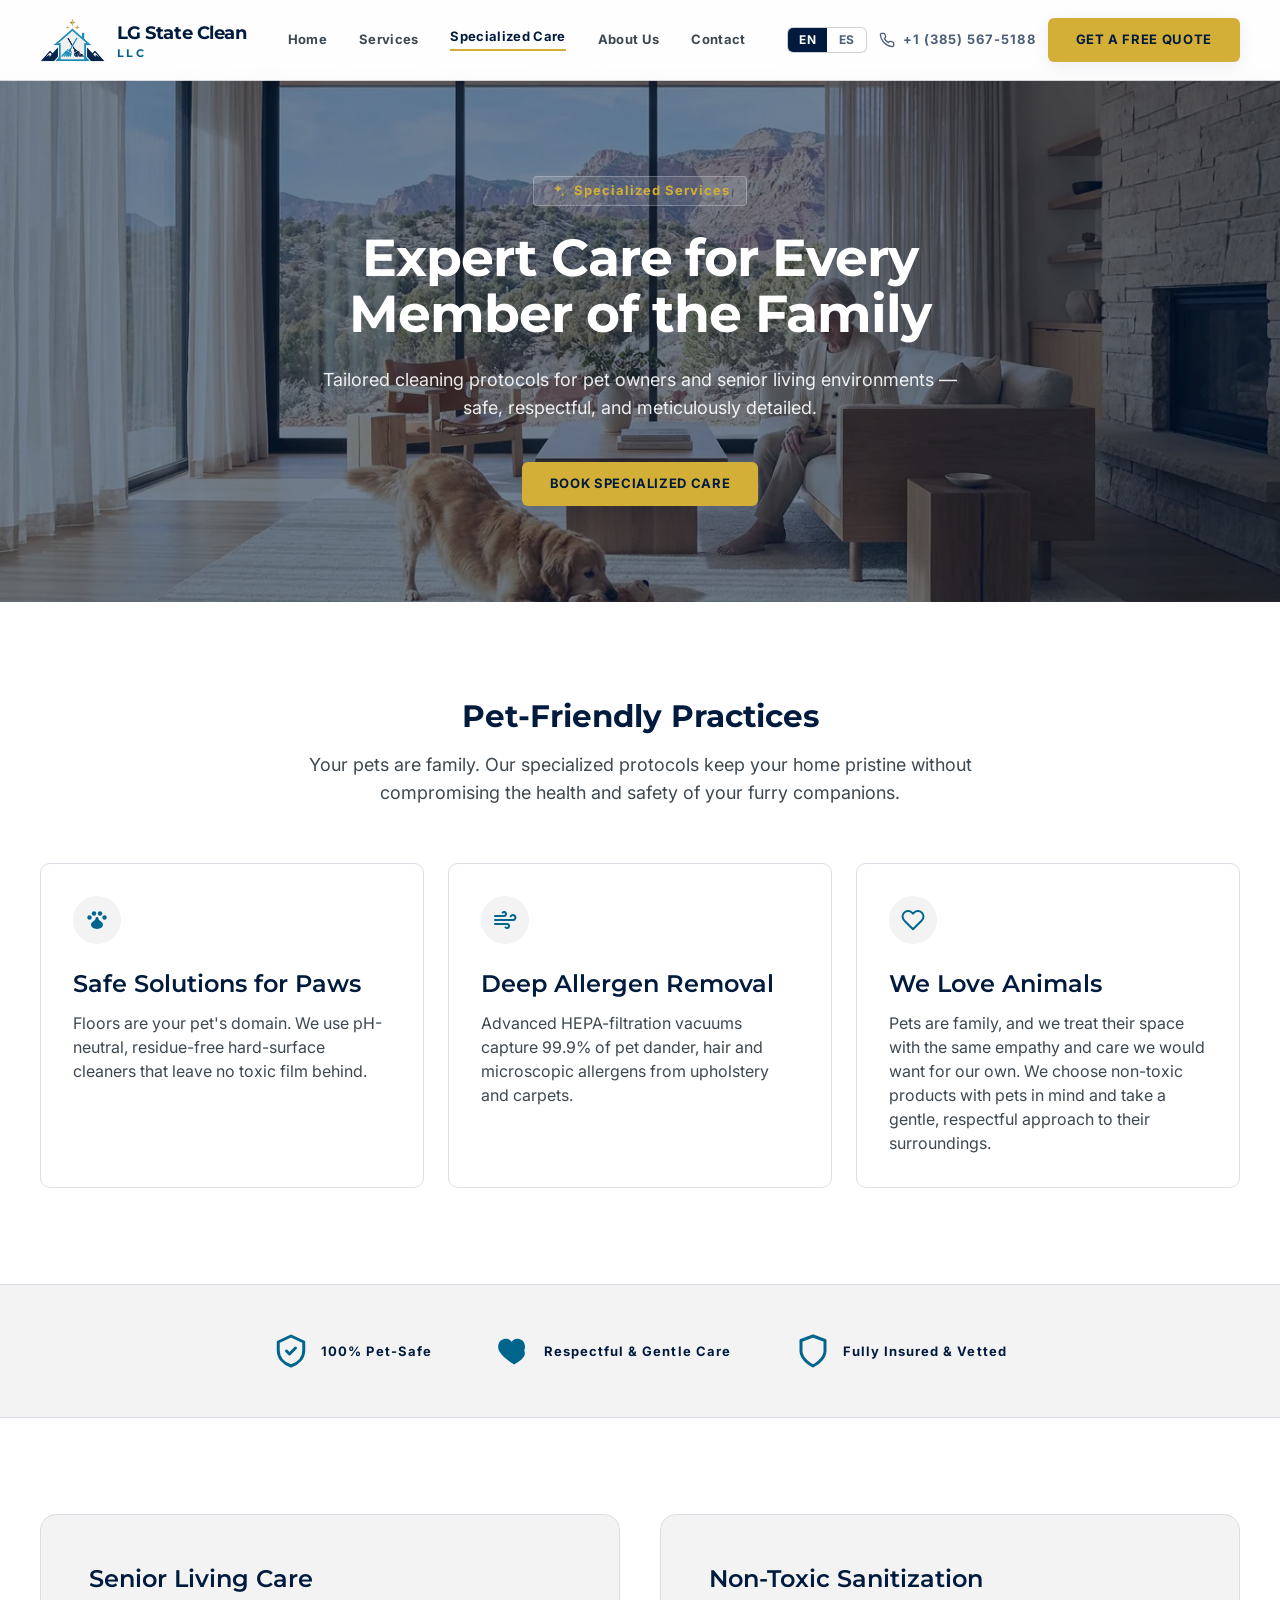
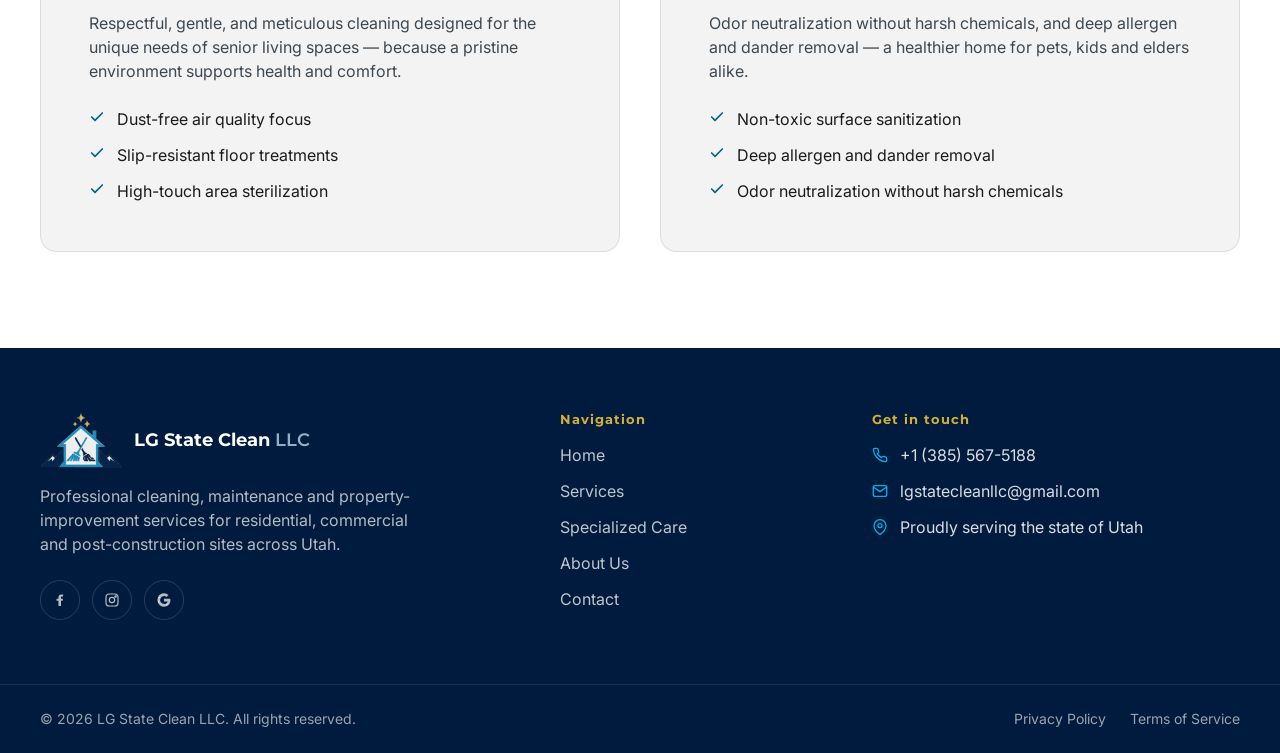
<file: specialized-care.html>
<!DOCTYPE html>
<html lang="en"><head>
<meta charset="utf-8"/>
<meta content="width=device-width, initial-scale=1.0" name="viewport"/>
<title>Specialized Care | Pet-Friendly &amp; Senior Living Cleaning — LG State Clean LLC</title>
<meta content="Tailored, non-toxic cleaning protocols for pet owners and senior living environments across Utah. Safe, respectful, and meticulously detailed." name="description"/>
<link href="https://lgstateclean.com/specialized-care.html" rel="canonical"/>
<meta content="website" property="og:type"/>
<meta content="LG State Clean LLC" property="og:site_name"/>
<meta content="Specialized Care | Pet-Friendly &amp; Senior Living Cleaning — LG State Clean LLC" property="og:title"/>
<meta content="Tailored, non-toxic cleaning protocols for pet owners and senior living environments across Utah. Safe, respectful, and meticulously detailed." property="og:description"/>
<meta content="assets/img/og-cover.jpg" property="og:image"/>
<meta content="summary_large_image" name="twitter:card"/>
<meta content="#001B3D" name="theme-color"/>
<link href="assets/img/favicon-32.png" rel="icon" sizes="32x32" type="image/png"/>
<link href="assets/img/favicon-192.png" rel="icon" sizes="192x192" type="image/png"/>
<link href="assets/img/favicon-192.png" rel="apple-touch-icon"/>
<link href="https://fonts.googleapis.com" rel="preconnect"/>
<link crossorigin="" href="https://fonts.gstatic.com" rel="preconnect"/>
<link href="https://fonts.googleapis.com/css2?family=Inter:wght@400;500;600;700&amp;family=Montserrat:wght@600;700;800&amp;display=swap" rel="stylesheet"/>
<link href="assets/css/style.css?v=2" rel="stylesheet"/>
</head>
<body class="bg-surface text-ink font-body antialiased">
<header class="fixed top-0 inset-x-0 z-50 border-b border-navy/10 bg-white/95 backdrop-blur supports-[backdrop-filter]:bg-white/80">
<div class="site-container flex h-20 items-center justify-between">
<a aria-label="LG State Clean LLC — Home" class="flex items-center gap-3 shrink-0" data-i18n-attr="aria-label" href="index.html">
<img alt="" class="h-11 w-auto" height="60" src="assets/img/logo-icon.png" width="88"/>
<span class="font-display font-bold leading-tight text-navy">
<span class="block text-[15px] tracking-tight sm:text-lg">LG State Clean</span>
<span class="block text-[11px] tracking-[0.25em] text-sky-700">LLC</span>
</span>
</a>
<nav aria-label="Primary" class="hidden lg:flex items-center gap-8" data-i18n-attr="aria-label">
<a class="nav-link" data-i18n="" href="index.html">Home</a>
<a class="nav-link" data-i18n="" href="services.html">Services</a>
<a class="nav-link-active" data-i18n="" href="specialized-care.html">Specialized Care</a>
<a class="nav-link" data-i18n="" href="about.html">About Us</a>
<a class="nav-link" data-i18n="" href="contact.html">Contact</a>
</nav>
<div class="flex items-center gap-3"><div aria-label="Language" class="lang-toggle" data-i18n-attr="aria-label" role="group">
<button aria-pressed="true" class="lang-btn" data-lang="en" lang="en" title="English" type="button">EN</button>
<button aria-pressed="false" class="lang-btn" data-lang="es" lang="es" title="Español" type="button">ES</button>
</div>

<a class="hidden md:flex items-center gap-2 text-label text-navy/70" href="tel:+13855675188">
<svg class="icon w-4 h-4" fill="none" stroke="currentColor" stroke-linecap="round" stroke-linejoin="round" stroke-width="2" viewBox="0 0 24 24"><path d="M22 16.92v3a2 2 0 0 1-2.18 2 19.79 19.79 0 0 1-8.63-3.07 19.5 19.5 0 0 1-6-6 19.79 19.79 0 0 1-3.07-8.67A2 2 0 0 1 4.11 2h3a2 2 0 0 1 2 1.72c.127.96.361 1.903.7 2.81a2 2 0 0 1-.45 2.11L8.09 9.91a16 16 0 0 0 6 6l1.27-1.27a2 2 0 0 1 2.11-.45c.907.339 1.85.573 2.81.7A2 2 0 0 1 22 16.92Z"></path></svg><span>+1 (385) 567-5188</span>
</a>
<a class="btn-gold hidden sm:inline-flex" data-i18n="" href="contact.html#quote-form">Get a Free Quote</a>
<button aria-controls="mobile-menu" aria-expanded="false" aria-label="Open menu" class="lg:hidden p-2 text-navy" data-i18n-attr="aria-label" id="menu-toggle" type="button">
<svg class="icon w-7 h-7" fill="none" stroke="currentColor" stroke-linecap="round" stroke-width="2" viewBox="0 0 24 24"><line x1="3" x2="21" y1="6" y2="6"></line><line x1="3" x2="21" y1="12" y2="12"></line><line x1="3" x2="21" y1="18" y2="18"></line></svg>
</button>
</div>
</div>
</header>
<div class="lg:hidden fixed inset-0 top-20 z-[999] hidden bg-navy px-6 py-4 overflow-y-auto" id="mobile-menu">
<a class="block py-3.5 text-headline-md text-white/90 border-b border-white/10" data-i18n="" href="index.html">Home</a>
<a class="block py-3.5 text-headline-md text-white/90 border-b border-white/10" data-i18n="" href="services.html">Services</a>
<a class="block py-3.5 text-headline-md text-white/90 border-b border-white/10 !text-gold" data-i18n="" href="specialized-care.html">Specialized Care</a>
<a class="block py-3.5 text-headline-md text-white/90 border-b border-white/10" data-i18n="" href="about.html">About Us</a>
<a class="block py-3.5 text-headline-md text-white/90 border-b border-white/10" data-i18n="" href="contact.html">Contact</a>
<a class="btn-gold mt-8 w-full" data-i18n="" href="contact.html#quote-form">Get a Free Quote</a>
<a class="mt-6 flex items-center gap-2 text-white/80" href="tel:+13855675188"><svg class="icon w-4 h-4" fill="none" stroke="currentColor" stroke-linecap="round" stroke-linejoin="round" stroke-width="2" viewBox="0 0 24 24"><path d="M22 16.92v3a2 2 0 0 1-2.18 2 19.79 19.79 0 0 1-8.63-3.07 19.5 19.5 0 0 1-6-6 19.79 19.79 0 0 1-3.07-8.67A2 2 0 0 1 4.11 2h3a2 2 0 0 1 2 1.72c.127.96.361 1.903.7 2.81a2 2 0 0 1-.45 2.11L8.09 9.91a16 16 0 0 0 6 6l1.27-1.27a2 2 0 0 1 2.11-.45c.907.339 1.85.573 2.81.7A2 2 0 0 1 22 16.92Z"></path></svg>+1 (385) 567-5188</a>
</div>
<div class="h-20"></div>

<section class="relative flex min-h-[520px] items-center justify-center overflow-hidden">
<picture class="absolute inset-0 -z-10">
<source srcset="assets/img/care-senior-pet.webp" type="image/webp"/>
<img alt="A senior woman relaxing at home with her golden retriever in a bright, spotless living room" class="h-full w-full object-cover" data-i18n-attr="alt" fetchpriority="high" height="768" loading="eager" src="assets/img/care-senior-pet.jpg" width="1376"/>
</picture>
<div class="absolute inset-0 -z-10 bg-navy/55"></div>
<div class="site-container relative py-24 text-center text-white">
<span class="eyebrow mx-auto !border-white/25 !bg-white/10 !text-gold"><svg class="icon w-4 h-4" fill="currentColor" viewBox="0 0 24 24"><path d="M12 2c.6 3.7 2.1 5.7 6 6.4-3.9.7-5.4 2.7-6 6.4-.6-3.7-2.1-5.7-6-6.4 3.9-.7 5.4-2.7 6-6.4Z"></path><path d="M19 15c.3 1.7 1 2.5 2.7 2.9C20 18.3 19.3 19 19 20.7c-.3-1.7-1-2.5-2.7-2.9C18 17.5 18.7 16.7 19 15Z"></path></svg> <span data-i18n="">Specialized Services</span></span>
<h1 class="font-display text-display-lg text-white mt-6 mx-auto max-w-3xl" data-i18n="">Expert Care for Every Member of the Family</h1>
<p class="text-white/90 text-lg mt-6 mx-auto max-w-2xl" data-i18n="">Tailored cleaning protocols for pet owners and senior living environments — safe, respectful, and meticulously detailed.</p>
<a class="btn-gold mt-10 inline-flex" data-i18n="" href="contact.html#quote-form">Book Specialized Care</a>
</div>
</section>

<section class="section bg-white">
<div class="site-container">
<div class="mx-auto mb-14 max-w-2xl text-center">
<h2 class="font-display text-headline-lg text-navy mb-4" data-i18n="">Pet-Friendly Practices</h2>
<p class="text-ink-soft text-lg" data-i18n="">Your pets are family. Our specialized protocols keep your home pristine without compromising the health and safety of your furry companions.</p>
</div>
<div class="grid grid-cols-1 gap-6 md:grid-cols-3">
<div class="rounded-lg border border-outline bg-white p-8 transition-shadow hover:shadow-card">
<div class="mb-6 flex h-12 w-12 items-center justify-center rounded-full bg-surface-low text-sky-700"><svg class="icon w-6 h-6" fill="currentColor" viewBox="0 0 24 24"><circle cx="4.5" cy="9.5" r="2.2"></circle><circle cx="9" cy="5.5" r="2.2"></circle><circle cx="15" cy="5.5" r="2.2"></circle><circle cx="19.5" cy="9.5" r="2.2"></circle><path d="M12 21c-3.3 0-6-1.9-6-4.4 0-1.7 1.4-2.7 2.6-3.6 1-.8 1.9-1.5 1.9-2.6 0-.7.7-1.4 1.5-1.4s1.5.7 1.5 1.4c0 1.1.9 1.8 1.9 2.6 1.2.9 2.6 1.9 2.6 3.6 0 2.5-2.7 4.4-6 4.4Z"></path></svg></div>
<h3 class="font-display text-headline-md text-navy mb-3" data-i18n="">Safe Solutions for Paws</h3>
<p class="text-ink-soft" data-i18n="">Floors are your pet's domain. We use pH-neutral, residue-free hard-surface cleaners that leave no toxic film behind.</p>
</div>
<div class="rounded-lg border border-outline bg-white p-8 transition-shadow hover:shadow-card">
<div class="mb-6 flex h-12 w-12 items-center justify-center rounded-full bg-surface-low text-sky-700"><svg class="icon w-6 h-6" fill="none" stroke="currentColor" stroke-linecap="round" stroke-linejoin="round" stroke-width="2" viewBox="0 0 24 24"><path d="M9.6 4.6A2 2 0 1 1 11 8H2"></path><path d="M12.6 19.4A2 2 0 1 0 14 16H2"></path><path d="M17.7 8.3A2.5 2.5 0 1 1 19.5 12H2"></path></svg></div>
<h3 class="font-display text-headline-md text-navy mb-3" data-i18n="">Deep Allergen Removal</h3>
<p class="text-ink-soft" data-i18n="">Advanced HEPA-filtration vacuums capture 99.9% of pet dander, hair and microscopic allergens from upholstery and carpets.</p>
</div>
<div class="rounded-lg border border-outline bg-white p-8 transition-shadow hover:shadow-card">
<div class="mb-6 flex h-12 w-12 items-center justify-center rounded-full bg-surface-low text-sky-700"><svg class="icon w-6 h-6" fill="none" stroke="currentColor" stroke-linecap="round" stroke-linejoin="round" stroke-width="2" viewBox="0 0 24 24"><path d="M20.8 4.6a5.5 5.5 0 0 0-7.8 0L12 5.7l-1-1.1a5.5 5.5 0 0 0-7.8 7.8l1 1.1L12 21.2l7.8-7.7 1-1.1a5.5 5.5 0 0 0 0-7.8Z"></path></svg></div>
<h3 class="font-display text-headline-md text-navy mb-3" data-i18n="">We Love Animals</h3>
<p class="text-ink-soft" data-i18n="">Pets are family, and we treat their space with the same empathy and care we would want for our own. We choose non-toxic products with pets in mind and take a gentle, respectful approach to their surroundings.</p>
</div>
</div>
</div>
</section>

<section class="border-y border-outline bg-surface-low py-12">
<div class="site-container flex flex-wrap justify-center gap-x-16 gap-y-8">
<div class="flex items-center gap-3"><svg class="icon w-9 h-9 text-sky-700" fill="none" stroke="currentColor" stroke-linecap="round" stroke-linejoin="round" stroke-width="2" viewBox="0 0 24 24"><path d="m9 12 2 2 4-4"></path><path d="M12 2 3.5 6v5.6c0 5 3.6 8.7 8.5 10.4 4.9-1.7 8.5-5.4 8.5-10.4V6L12 2Z"></path></svg><span class="text-label text-navy" data-i18n="">100% Pet-Safe</span></div>
<div class="flex items-center gap-3"><svg class="icon w-9 h-9 text-sky-700" fill="currentColor" viewBox="0 0 24 24"><path d="M12 21s-7.5-4.6-10-9.2C.6 8.3 2 4.8 5.4 4c2-.5 3.8.3 5 1.8C11.6 4.3 13.4 3.5 15.4 4c3.4.8 4.8 4.3 3.4 7.8C21.5 16.4 12 21 12 21Z"></path></svg><span class="text-label text-navy" data-i18n="">Respectful &amp; Gentle Care</span></div>
<div class="flex items-center gap-3"><svg class="icon w-9 h-9 text-sky-700" fill="none" stroke="currentColor" stroke-linecap="round" stroke-linejoin="round" stroke-width="2" viewBox="0 0 24 24"><path d="M12 22s8-4 8-10V5l-8-3-8 3v7c0 6 8 10 8 10Z"></path></svg><span class="text-label text-navy" data-i18n="">Fully Insured &amp; Vetted</span></div>
</div>
</section>

<section class="section bg-white">
<div class="site-container grid gap-10 md:grid-cols-2">
<div class="rounded-xl border border-outline bg-surface-low p-8 md:p-12">
<h3 class="font-display text-headline-md text-navy mb-4" data-i18n="">Senior Living Care</h3>
<p class="text-ink-soft mb-6" data-i18n="">Respectful, gentle, and meticulous cleaning designed for the unique needs of senior living spaces — because a pristine environment supports health and comfort.</p>
<ul class="space-y-3">
<li class="flex items-start gap-3 text-ink"><svg class="icon w-4 h-4 text-sky-700 shrink-0 mt-0.5" fill="none" stroke="currentColor" stroke-linecap="round" stroke-linejoin="round" stroke-width="2.5" viewBox="0 0 24 24"><polyline points="20 6 9 17 4 12"></polyline></svg> <span data-i18n="">Dust-free air quality focus</span></li>
<li class="flex items-start gap-3 text-ink"><svg class="icon w-4 h-4 text-sky-700 shrink-0 mt-0.5" fill="none" stroke="currentColor" stroke-linecap="round" stroke-linejoin="round" stroke-width="2.5" viewBox="0 0 24 24"><polyline points="20 6 9 17 4 12"></polyline></svg> <span data-i18n="">Slip-resistant floor treatments</span></li>
<li class="flex items-start gap-3 text-ink"><svg class="icon w-4 h-4 text-sky-700 shrink-0 mt-0.5" fill="none" stroke="currentColor" stroke-linecap="round" stroke-linejoin="round" stroke-width="2.5" viewBox="0 0 24 24"><polyline points="20 6 9 17 4 12"></polyline></svg> <span data-i18n="">High-touch area sterilization</span></li>
</ul>
</div>
<div class="rounded-xl border border-outline bg-surface-low p-8 md:p-12">
<h3 class="font-display text-headline-md text-navy mb-4" data-i18n="">Non-Toxic Sanitization</h3>
<p class="text-ink-soft mb-6" data-i18n="">Odor neutralization without harsh chemicals, and deep allergen and dander removal — a healthier home for pets, kids and elders alike.</p>
<ul class="space-y-3">
<li class="flex items-start gap-3 text-ink"><svg class="icon w-4 h-4 text-sky-700 shrink-0 mt-0.5" fill="none" stroke="currentColor" stroke-linecap="round" stroke-linejoin="round" stroke-width="2.5" viewBox="0 0 24 24"><polyline points="20 6 9 17 4 12"></polyline></svg> <span data-i18n="">Non-toxic surface sanitization</span></li>
<li class="flex items-start gap-3 text-ink"><svg class="icon w-4 h-4 text-sky-700 shrink-0 mt-0.5" fill="none" stroke="currentColor" stroke-linecap="round" stroke-linejoin="round" stroke-width="2.5" viewBox="0 0 24 24"><polyline points="20 6 9 17 4 12"></polyline></svg> <span data-i18n="">Deep allergen and dander removal</span></li>
<li class="flex items-start gap-3 text-ink"><svg class="icon w-4 h-4 text-sky-700 shrink-0 mt-0.5" fill="none" stroke="currentColor" stroke-linecap="round" stroke-linejoin="round" stroke-width="2.5" viewBox="0 0 24 24"><polyline points="20 6 9 17 4 12"></polyline></svg> <span data-i18n="">Odor neutralization without harsh chemicals</span></li>
</ul>
</div>
</div>
</section>

<footer class="bg-navy text-white">
<div class="site-container grid gap-12 py-16 md:grid-cols-12">
<div class="md:col-span-5 flex flex-col gap-4">
<a class="inline-flex items-center gap-3" href="index.html">
<img alt="LG State Clean LLC logo" class="h-14 w-auto" data-i18n-attr="alt" height="76" src="assets/img/logo-icon.png" width="112"/>
<span class="font-display font-bold text-lg">LG State Clean <span class="text-sky-100/70 font-semibold">LLC</span></span>
</a>
<p class="max-w-sm text-white/70" data-i18n="">Professional cleaning, maintenance and property-improvement services for residential, commercial and post-construction sites across Utah.</p>
<div class="flex gap-3 pt-2">
<a aria-label="Facebook" class="flex h-10 w-10 items-center justify-center rounded-full border border-white/15 text-white/70 transition-colors hover:border-gold hover:text-gold" href="https://www.facebook.com/lgstatecleanllc"><svg class="icon w-4 h-4" fill="currentColor" viewBox="0 0 24 24"><path d="M13.5 21v-7.9h2.6l.4-3.1h-3V8.1c0-.9.3-1.5 1.6-1.5h1.6V3.8C16.4 3.7 15.3 3.6 14 3.6c-2.6 0-4.3 1.6-4.3 4.4v2h-2.9v3.1h2.9V21h3.8Z"></path></svg></a>
<a aria-label="Instagram" class="flex h-10 w-10 items-center justify-center rounded-full border border-white/15 text-white/70 transition-colors hover:border-gold hover:text-gold" href="https://www.instagram.com/lgstatecleanllc"><svg class="icon w-4 h-4" fill="none" stroke="currentColor" stroke-width="1.8" viewBox="0 0 24 24"><rect height="18" rx="5" width="18" x="3" y="3"></rect><circle cx="12" cy="12" r="4"></circle><circle cx="17.4" cy="6.6" r="1"></circle></svg></a>
<a aria-label="Google Business Profile" class="flex h-10 w-10 items-center justify-center rounded-full border border-white/15 text-white/70 transition-colors hover:border-gold hover:text-gold" data-i18n-attr="aria-label" href="#"><svg class="icon w-4 h-4" fill="currentColor" viewBox="0 0 24 24"><path d="M21.6 12.2c0-.7-.1-1.4-.2-2H12v3.9h5.4a4.6 4.6 0 0 1-2 3v2.4h3.2c1.9-1.7 3-4.3 3-7.3Z"></path><path d="M12 22c2.7 0 5-.9 6.6-2.5l-3.2-2.4c-.9.6-2 1-3.4 1a5.9 5.9 0 0 1-5.6-4.1H3.1v2.5A10 10 0 0 0 12 22Z"></path><path d="M6.4 14a6 6 0 0 1 0-4v-2.5H3.1a10 10 0 0 0 0 9l3.3-2.5Z"></path><path d="M12 6a5.4 5.4 0 0 1 3.8 1.5l2.9-2.9A9.6 9.6 0 0 0 12 2a10 10 0 0 0-8.9 5.5L6.4 10A5.9 5.9 0 0 1 12 6Z"></path></svg></a>
</div>
</div>
<div class="md:col-span-3">
<h3 class="text-label text-gold mb-4" data-i18n="">Navigation</h3>
<nav class="flex flex-col gap-3">
<a class="text-white/75 hover:text-white transition-colors" data-i18n="" href="index.html">Home</a>
<a class="text-white/75 hover:text-white transition-colors" data-i18n="" href="services.html">Services</a>
<a class="text-white/75 hover:text-white transition-colors" data-i18n="" href="specialized-care.html">Specialized Care</a>
<a class="text-white/75 hover:text-white transition-colors" data-i18n="" href="about.html">About Us</a>
<a class="text-white/75 hover:text-white transition-colors" data-i18n="" href="contact.html">Contact</a>
</nav>
</div>
<div class="md:col-span-4">
<h3 class="text-label text-gold mb-4" data-i18n="">Get in touch</h3>
<ul class="flex flex-col gap-3 text-white/85">
<li class="flex items-center gap-3"><svg class="icon w-4 h-4 text-sky shrink-0" fill="none" stroke="currentColor" stroke-linecap="round" stroke-linejoin="round" stroke-width="2" viewBox="0 0 24 24"><path d="M22 16.92v3a2 2 0 0 1-2.18 2 19.79 19.79 0 0 1-8.63-3.07 19.5 19.5 0 0 1-6-6 19.79 19.79 0 0 1-3.07-8.67A2 2 0 0 1 4.11 2h3a2 2 0 0 1 2 1.72c.127.96.361 1.903.7 2.81a2 2 0 0 1-.45 2.11L8.09 9.91a16 16 0 0 0 6 6l1.27-1.27a2 2 0 0 1 2.11-.45c.907.339 1.85.573 2.81.7A2 2 0 0 1 22 16.92Z"></path></svg><a class="hover:text-white" href="tel:+13855675188">+1 (385) 567-5188</a></li>
<li class="flex items-center gap-3"><svg class="icon w-4 h-4 text-sky shrink-0" fill="none" stroke="currentColor" stroke-linecap="round" stroke-linejoin="round" stroke-width="2" viewBox="0 0 24 24"><path d="m22 6-10 7L2 6"></path><rect height="16" rx="2" width="20" x="2" y="4"></rect></svg><a class="hover:text-white" href="mailto:hello@lgstateclean.com">lgstatecleanllc@gmail.com</a></li>
<li class="flex items-center gap-3"><svg class="icon w-4 h-4 text-sky shrink-0" fill="none" stroke="currentColor" stroke-linecap="round" stroke-linejoin="round" stroke-width="2" viewBox="0 0 24 24"><path d="M21 10c0 7-9 13-9 13s-9-6-9-13a9 9 0 0 1 18 0Z"></path><circle cx="12" cy="10" r="3"></circle></svg><span data-i18n="">Proudly serving the state of Utah</span></li>
</ul>
</div>
</div>
<div class="border-t border-white/10">
<div class="site-container flex flex-col-reverse items-center gap-4 py-6 text-sm text-white/60 md:flex-row md:justify-between">
<p>© <span id="year">2026</span> <span data-i18n="">LG State Clean LLC. All rights reserved.</span></p>
<div class="flex gap-6">
<a class="hover:text-white" data-i18n="" href="#">Privacy Policy</a>
<a class="hover:text-white" data-i18n="" href="#">Terms of Service</a>
</div>
</div>
</div>
</footer>
<script src="assets/js/i18n.js"></script>
<script src="assets/js/main.js?v=2"></script>


</body></html>
</file>
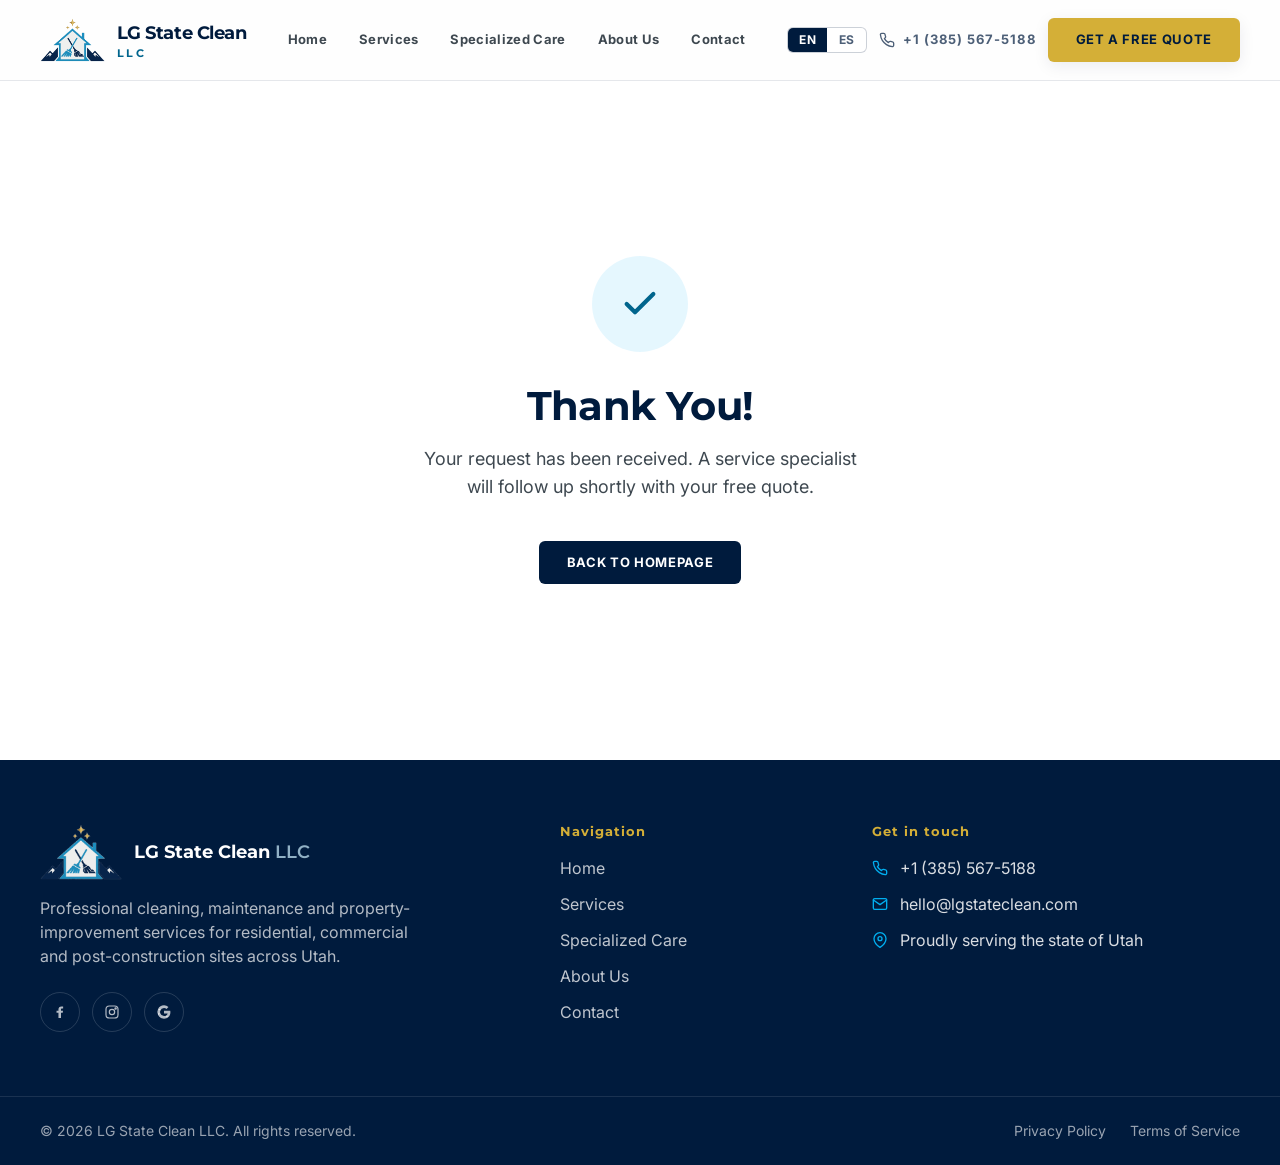
<file: thank-you.html>
<!DOCTYPE html>
<html lang="en"><head>
<meta charset="utf-8"/>
<meta content="width=device-width, initial-scale=1.0" name="viewport"/>
<title>Thank You | LG State Clean LLC</title>
<meta content="Thanks for reaching out to LG State Clean LLC — we'll be in touch shortly." name="description"/>
<link href="https://lgstateclean.com/thank-you.html" rel="canonical"/>
<meta content="website" property="og:type"/>
<meta content="LG State Clean LLC" property="og:site_name"/>
<meta content="Thank You | LG State Clean LLC" property="og:title"/>
<meta content="Thanks for reaching out to LG State Clean LLC — we'll be in touch shortly." property="og:description"/>
<meta content="assets/img/og-cover.jpg" property="og:image"/>
<meta content="summary_large_image" name="twitter:card"/>
<meta content="#001B3D" name="theme-color"/>
<link href="assets/img/favicon-32.png" rel="icon" sizes="32x32" type="image/png"/>
<link href="assets/img/favicon-192.png" rel="icon" sizes="192x192" type="image/png"/>
<link href="assets/img/favicon-192.png" rel="apple-touch-icon"/>
<link href="https://fonts.googleapis.com" rel="preconnect"/>
<link crossorigin="" href="https://fonts.gstatic.com" rel="preconnect"/>
<link href="https://fonts.googleapis.com/css2?family=Inter:wght@400;500;600;700&amp;family=Montserrat:wght@600;700;800&amp;display=swap" rel="stylesheet"/>
<link href="assets/css/style.css?v=2" rel="stylesheet"/>
</head>
<body class="bg-surface text-ink font-body antialiased">
<header class="fixed top-0 inset-x-0 z-50 border-b border-navy/10 bg-white/95 backdrop-blur supports-[backdrop-filter]:bg-white/80">
<div class="site-container flex h-20 items-center justify-between">
<a aria-label="LG State Clean LLC — Home" class="flex items-center gap-3 shrink-0" data-i18n-attr="aria-label" href="index.html">
<img alt="" class="h-11 w-auto" height="60" src="assets/img/logo-icon.png" width="88"/>
<span class="font-display font-bold leading-tight text-navy">
<span class="block text-[15px] tracking-tight sm:text-lg">LG State Clean</span>
<span class="block text-[11px] tracking-[0.25em] text-sky-700">LLC</span>
</span>
</a>
<nav aria-label="Primary" class="hidden lg:flex items-center gap-8" data-i18n-attr="aria-label">
<a class="nav-link" data-i18n="" href="index.html">Home</a>
<a class="nav-link" data-i18n="" href="services.html">Services</a>
<a class="nav-link" data-i18n="" href="specialized-care.html">Specialized Care</a>
<a class="nav-link" data-i18n="" href="about.html">About Us</a>
<a class="nav-link" data-i18n="" href="contact.html">Contact</a>
</nav>
<div class="flex items-center gap-3"><div aria-label="Language" class="lang-toggle" data-i18n-attr="aria-label" role="group">
<button aria-pressed="true" class="lang-btn" data-lang="en" lang="en" title="English" type="button">EN</button>
<button aria-pressed="false" class="lang-btn" data-lang="es" lang="es" title="Español" type="button">ES</button>
</div>

<a class="hidden md:flex items-center gap-2 text-label text-navy/70" href="tel:+13855675188">
<svg class="icon w-4 h-4" fill="none" stroke="currentColor" stroke-linecap="round" stroke-linejoin="round" stroke-width="2" viewBox="0 0 24 24"><path d="M22 16.92v3a2 2 0 0 1-2.18 2 19.79 19.79 0 0 1-8.63-3.07 19.5 19.5 0 0 1-6-6 19.79 19.79 0 0 1-3.07-8.67A2 2 0 0 1 4.11 2h3a2 2 0 0 1 2 1.72c.127.96.361 1.903.7 2.81a2 2 0 0 1-.45 2.11L8.09 9.91a16 16 0 0 0 6 6l1.27-1.27a2 2 0 0 1 2.11-.45c.907.339 1.85.573 2.81.7A2 2 0 0 1 22 16.92Z"></path></svg><span>+1 (385) 567-5188</span>
</a>
<a class="btn-gold hidden sm:inline-flex" data-i18n="" href="contact.html#quote-form">Get a Free Quote</a>
<button aria-controls="mobile-menu" aria-expanded="false" aria-label="Open menu" class="lg:hidden p-2 text-navy" data-i18n-attr="aria-label" id="menu-toggle" type="button">
<svg class="icon w-7 h-7" fill="none" stroke="currentColor" stroke-linecap="round" stroke-width="2" viewBox="0 0 24 24"><line x1="3" x2="21" y1="6" y2="6"></line><line x1="3" x2="21" y1="12" y2="12"></line><line x1="3" x2="21" y1="18" y2="18"></line></svg>
</button>
</div>
</div>
</header>
<div class="lg:hidden fixed inset-0 top-20 z-[999] hidden bg-navy px-6 py-4 overflow-y-auto" id="mobile-menu">
<a class="block py-3.5 text-headline-md text-white/90 border-b border-white/10" data-i18n="" href="index.html">Home</a>
<a class="block py-3.5 text-headline-md text-white/90 border-b border-white/10" data-i18n="" href="services.html">Services</a>
<a class="block py-3.5 text-headline-md text-white/90 border-b border-white/10" data-i18n="" href="specialized-care.html">Specialized Care</a>
<a class="block py-3.5 text-headline-md text-white/90 border-b border-white/10" data-i18n="" href="about.html">About Us</a>
<a class="block py-3.5 text-headline-md text-white/90 border-b border-white/10" data-i18n="" href="contact.html">Contact</a>
<a class="btn-gold mt-8 w-full" data-i18n="" href="contact.html#quote-form">Get a Free Quote</a>
<a class="mt-6 flex items-center gap-2 text-white/80" href="tel:+13855675188"><svg class="icon w-4 h-4" fill="none" stroke="currentColor" stroke-linecap="round" stroke-linejoin="round" stroke-width="2" viewBox="0 0 24 24"><path d="M22 16.92v3a2 2 0 0 1-2.18 2 19.79 19.79 0 0 1-8.63-3.07 19.5 19.5 0 0 1-6-6 19.79 19.79 0 0 1-3.07-8.67A2 2 0 0 1 4.11 2h3a2 2 0 0 1 2 1.72c.127.96.361 1.903.7 2.81a2 2 0 0 1-.45 2.11L8.09 9.91a16 16 0 0 0 6 6l1.27-1.27a2 2 0 0 1 2.11-.45c.907.339 1.85.573 2.81.7A2 2 0 0 1 22 16.92Z"></path></svg>+1 (385) 567-5188</a>
</div>
<div class="h-20"></div>

<section class="section bg-white">
<div class="site-container flex flex-col items-center text-center py-20">
<div class="mb-8 flex h-24 w-24 items-center justify-center rounded-full bg-sky/10 text-sky-700"><svg class="icon w-10 h-10" fill="none" stroke="currentColor" stroke-linecap="round" stroke-linejoin="round" stroke-width="2.5" viewBox="0 0 24 24"><polyline points="20 6 9 17 4 12"></polyline></svg></div>
<h1 class="font-display text-display-md text-navy mb-4" data-i18n="">Thank You!</h1>
<p class="text-ink-soft text-lg max-w-md mb-10" data-i18n="">Your request has been received. A service specialist will follow up shortly with your free quote.</p>
<a class="btn-navy" data-i18n="" href="index.html">Back to Homepage</a>
</div>
</section>

<footer class="bg-navy text-white">
<div class="site-container grid gap-12 py-16 md:grid-cols-12">
<div class="md:col-span-5 flex flex-col gap-4">
<a class="inline-flex items-center gap-3" href="index.html">
<img alt="LG State Clean LLC logo" class="h-14 w-auto" data-i18n-attr="alt" height="76" src="assets/img/logo-icon.png" width="112"/>
<span class="font-display font-bold text-lg">LG State Clean <span class="text-sky-100/70 font-semibold">LLC</span></span>
</a>
<p class="max-w-sm text-white/70" data-i18n="">Professional cleaning, maintenance and property-improvement services for residential, commercial and post-construction sites across Utah.</p>
<div class="flex gap-3 pt-2">
<a aria-label="Facebook" class="flex h-10 w-10 items-center justify-center rounded-full border border-white/15 text-white/70 transition-colors hover:border-gold hover:text-gold" href="#"><svg class="icon w-4 h-4" fill="currentColor" viewBox="0 0 24 24"><path d="M13.5 21v-7.9h2.6l.4-3.1h-3V8.1c0-.9.3-1.5 1.6-1.5h1.6V3.8C16.4 3.7 15.3 3.6 14 3.6c-2.6 0-4.3 1.6-4.3 4.4v2h-2.9v3.1h2.9V21h3.8Z"></path></svg></a>
<a aria-label="Instagram" class="flex h-10 w-10 items-center justify-center rounded-full border border-white/15 text-white/70 transition-colors hover:border-gold hover:text-gold" href="#"><svg class="icon w-4 h-4" fill="none" stroke="currentColor" stroke-width="1.8" viewBox="0 0 24 24"><rect height="18" rx="5" width="18" x="3" y="3"></rect><circle cx="12" cy="12" r="4"></circle><circle cx="17.4" cy="6.6" r="1"></circle></svg></a>
<a aria-label="Google Business Profile" class="flex h-10 w-10 items-center justify-center rounded-full border border-white/15 text-white/70 transition-colors hover:border-gold hover:text-gold" data-i18n-attr="aria-label" href="#"><svg class="icon w-4 h-4" fill="currentColor" viewBox="0 0 24 24"><path d="M21.6 12.2c0-.7-.1-1.4-.2-2H12v3.9h5.4a4.6 4.6 0 0 1-2 3v2.4h3.2c1.9-1.7 3-4.3 3-7.3Z"></path><path d="M12 22c2.7 0 5-.9 6.6-2.5l-3.2-2.4c-.9.6-2 1-3.4 1a5.9 5.9 0 0 1-5.6-4.1H3.1v2.5A10 10 0 0 0 12 22Z"></path><path d="M6.4 14a6 6 0 0 1 0-4v-2.5H3.1a10 10 0 0 0 0 9l3.3-2.5Z"></path><path d="M12 6a5.4 5.4 0 0 1 3.8 1.5l2.9-2.9A9.6 9.6 0 0 0 12 2a10 10 0 0 0-8.9 5.5L6.4 10A5.9 5.9 0 0 1 12 6Z"></path></svg></a>
</div>
</div>
<div class="md:col-span-3">
<h3 class="text-label text-gold mb-4" data-i18n="">Navigation</h3>
<nav class="flex flex-col gap-3">
<a class="text-white/75 hover:text-white transition-colors" data-i18n="" href="index.html">Home</a>
<a class="text-white/75 hover:text-white transition-colors" data-i18n="" href="services.html">Services</a>
<a class="text-white/75 hover:text-white transition-colors" data-i18n="" href="specialized-care.html">Specialized Care</a>
<a class="text-white/75 hover:text-white transition-colors" data-i18n="" href="about.html">About Us</a>
<a class="text-white/75 hover:text-white transition-colors" data-i18n="" href="contact.html">Contact</a>
</nav>
</div>
<div class="md:col-span-4">
<h3 class="text-label text-gold mb-4" data-i18n="">Get in touch</h3>
<ul class="flex flex-col gap-3 text-white/85">
<li class="flex items-center gap-3"><svg class="icon w-4 h-4 text-sky shrink-0" fill="none" stroke="currentColor" stroke-linecap="round" stroke-linejoin="round" stroke-width="2" viewBox="0 0 24 24"><path d="M22 16.92v3a2 2 0 0 1-2.18 2 19.79 19.79 0 0 1-8.63-3.07 19.5 19.5 0 0 1-6-6 19.79 19.79 0 0 1-3.07-8.67A2 2 0 0 1 4.11 2h3a2 2 0 0 1 2 1.72c.127.96.361 1.903.7 2.81a2 2 0 0 1-.45 2.11L8.09 9.91a16 16 0 0 0 6 6l1.27-1.27a2 2 0 0 1 2.11-.45c.907.339 1.85.573 2.81.7A2 2 0 0 1 22 16.92Z"></path></svg><a class="hover:text-white" href="tel:+13855675188">+1 (385) 567-5188</a></li>
<li class="flex items-center gap-3"><svg class="icon w-4 h-4 text-sky shrink-0" fill="none" stroke="currentColor" stroke-linecap="round" stroke-linejoin="round" stroke-width="2" viewBox="0 0 24 24"><path d="m22 6-10 7L2 6"></path><rect height="16" rx="2" width="20" x="2" y="4"></rect></svg><a class="hover:text-white" href="mailto:hello@lgstateclean.com">hello@lgstateclean.com</a></li>
<li class="flex items-center gap-3"><svg class="icon w-4 h-4 text-sky shrink-0" fill="none" stroke="currentColor" stroke-linecap="round" stroke-linejoin="round" stroke-width="2" viewBox="0 0 24 24"><path d="M21 10c0 7-9 13-9 13s-9-6-9-13a9 9 0 0 1 18 0Z"></path><circle cx="12" cy="10" r="3"></circle></svg><span data-i18n="">Proudly serving the state of Utah</span></li>
</ul>
</div>
</div>
<div class="border-t border-white/10">
<div class="site-container flex flex-col-reverse items-center gap-4 py-6 text-sm text-white/60 md:flex-row md:justify-between">
<p>© <span id="year">2026</span> <span data-i18n="">LG State Clean LLC. All rights reserved.</span></p>
<div class="flex gap-6">
<a class="hover:text-white" data-i18n="" href="#">Privacy Policy</a>
<a class="hover:text-white" data-i18n="" href="#">Terms of Service</a>
</div>
</div>
</div>
</footer>
<script src="assets/js/i18n.js"></script>
<script src="assets/js/main.js?v=2"></script>


</body></html>
</file>
<file: assets/css/style.css>
*,:after,:before{--tw-border-spacing-x:0;--tw-border-spacing-y:0;--tw-translate-x:0;--tw-translate-y:0;--tw-rotate:0;--tw-skew-x:0;--tw-skew-y:0;--tw-scale-x:1;--tw-scale-y:1;--tw-pan-x: ;--tw-pan-y: ;--tw-pinch-zoom: ;--tw-scroll-snap-strictness:proximity;--tw-gradient-from-position: ;--tw-gradient-via-position: ;--tw-gradient-to-position: ;--tw-ordinal: ;--tw-slashed-zero: ;--tw-numeric-figure: ;--tw-numeric-spacing: ;--tw-numeric-fraction: ;--tw-ring-inset: ;--tw-ring-offset-width:0px;--tw-ring-offset-color:#fff;--tw-ring-color:rgba(59,130,246,.5);--tw-ring-offset-shadow:0 0 #0000;--tw-ring-shadow:0 0 #0000;--tw-shadow:0 0 #0000;--tw-shadow-colored:0 0 #0000;--tw-blur: ;--tw-brightness: ;--tw-contrast: ;--tw-grayscale: ;--tw-hue-rotate: ;--tw-invert: ;--tw-saturate: ;--tw-sepia: ;--tw-drop-shadow: ;--tw-backdrop-blur: ;--tw-backdrop-brightness: ;--tw-backdrop-contrast: ;--tw-backdrop-grayscale: ;--tw-backdrop-hue-rotate: ;--tw-backdrop-invert: ;--tw-backdrop-opacity: ;--tw-backdrop-saturate: ;--tw-backdrop-sepia: ;--tw-contain-size: ;--tw-contain-layout: ;--tw-contain-paint: ;--tw-contain-style: }::backdrop{--tw-border-spacing-x:0;--tw-border-spacing-y:0;--tw-translate-x:0;--tw-translate-y:0;--tw-rotate:0;--tw-skew-x:0;--tw-skew-y:0;--tw-scale-x:1;--tw-scale-y:1;--tw-pan-x: ;--tw-pan-y: ;--tw-pinch-zoom: ;--tw-scroll-snap-strictness:proximity;--tw-gradient-from-position: ;--tw-gradient-via-position: ;--tw-gradient-to-position: ;--tw-ordinal: ;--tw-slashed-zero: ;--tw-numeric-figure: ;--tw-numeric-spacing: ;--tw-numeric-fraction: ;--tw-ring-inset: ;--tw-ring-offset-width:0px;--tw-ring-offset-color:#fff;--tw-ring-color:rgba(59,130,246,.5);--tw-ring-offset-shadow:0 0 #0000;--tw-ring-shadow:0 0 #0000;--tw-shadow:0 0 #0000;--tw-shadow-colored:0 0 #0000;--tw-blur: ;--tw-brightness: ;--tw-contrast: ;--tw-grayscale: ;--tw-hue-rotate: ;--tw-invert: ;--tw-saturate: ;--tw-sepia: ;--tw-drop-shadow: ;--tw-backdrop-blur: ;--tw-backdrop-brightness: ;--tw-backdrop-contrast: ;--tw-backdrop-grayscale: ;--tw-backdrop-hue-rotate: ;--tw-backdrop-invert: ;--tw-backdrop-opacity: ;--tw-backdrop-saturate: ;--tw-backdrop-sepia: ;--tw-contain-size: ;--tw-contain-layout: ;--tw-contain-paint: ;--tw-contain-style: }/*! tailwindcss v3.4.19 | MIT License | https://tailwindcss.com*/*,:after,:before{box-sizing:border-box;border:0 solid #e5e7eb}:after,:before{--tw-content:""}:host,html{line-height:1.5;-webkit-text-size-adjust:100%;-moz-tab-size:4;-o-tab-size:4;tab-size:4;font-family:ui-sans-serif,system-ui,sans-serif,Apple Color Emoji,Segoe UI Emoji,Segoe UI Symbol,Noto Color Emoji;font-feature-settings:normal;font-variation-settings:normal;-webkit-tap-highlight-color:transparent}body{margin:0;line-height:inherit}hr{height:0;color:inherit;border-top-width:1px}abbr:where([title]){-webkit-text-decoration:underline dotted;text-decoration:underline dotted}h1,h2,h3,h4,h5,h6{font-size:inherit;font-weight:inherit}a{color:inherit;text-decoration:inherit}b,strong{font-weight:bolder}code,kbd,pre,samp{font-family:ui-monospace,SFMono-Regular,Menlo,Monaco,Consolas,Liberation Mono,Courier New,monospace;font-feature-settings:normal;font-variation-settings:normal;font-size:1em}small{font-size:80%}sub,sup{font-size:75%;line-height:0;position:relative;vertical-align:baseline}sub{bottom:-.25em}sup{top:-.5em}table{text-indent:0;border-color:inherit;border-collapse:collapse}button,input,optgroup,select,textarea{font-family:inherit;font-feature-settings:inherit;font-variation-settings:inherit;font-size:100%;font-weight:inherit;line-height:inherit;letter-spacing:inherit;color:inherit;margin:0;padding:0}button,select{text-transform:none}button,input:where([type=button]),input:where([type=reset]),input:where([type=submit]){-webkit-appearance:button;background-color:transparent;background-image:none}:-moz-focusring{outline:auto}:-moz-ui-invalid{box-shadow:none}progress{vertical-align:baseline}::-webkit-inner-spin-button,::-webkit-outer-spin-button{height:auto}[type=search]{-webkit-appearance:textfield;outline-offset:-2px}::-webkit-search-decoration{-webkit-appearance:none}::-webkit-file-upload-button{-webkit-appearance:button;font:inherit}summary{display:list-item}blockquote,dd,dl,figure,h1,h2,h3,h4,h5,h6,hr,p,pre{margin:0}fieldset{margin:0}fieldset,legend{padding:0}menu,ol,ul{list-style:none;margin:0;padding:0}dialog{padding:0}textarea{resize:vertical}input::-moz-placeholder,textarea::-moz-placeholder{opacity:1;color:#9ca3af}input::placeholder,textarea::placeholder{opacity:1;color:#9ca3af}[role=button],button{cursor:pointer}:disabled{cursor:default}audio,canvas,embed,iframe,img,object,svg,video{display:block;vertical-align:middle}img,video{max-width:100%;height:auto}[hidden]:where(:not([hidden=until-found])){display:none}html{scroll-behavior:smooth}body{font-family:Inter,sans-serif}h1,h2,h3,h4{font-family:Montserrat,sans-serif}:focus-visible{outline:2px solid #00aeef;outline-offset:2px}.clip-peak-soft{clip-path:polygon(0 0,100% 0,100% 100%,0 92%)}.clip-card-peak{clip-path:polygon(0 0,100% 0,100% 84%,88% 100%,0 100%)}.btn-gold{display:inline-flex;align-items:center;justify-content:center;gap:.5rem;border-radius:.375rem;padding:.875rem 1.75rem;font-size:.8125rem;line-height:1.2;font-weight:700;text-transform:uppercase;letter-spacing:.05em;transition-property:all;transition-duration:.3s;transition-timing-function:cubic-bezier(.4,0,.2,1);--tw-bg-opacity:1;background-color:rgb(212 175 55/var(--tw-bg-opacity,1));--tw-text-opacity:1;color:rgb(0 27 61/var(--tw-text-opacity,1));--tw-shadow:0px 4px 16px rgba(0,27,61,.08);--tw-shadow-colored:0px 4px 16px var(--tw-shadow-color);box-shadow:var(--tw-ring-offset-shadow,0 0 #0000),var(--tw-ring-shadow,0 0 #0000),var(--tw-shadow)}.btn-gold:hover{--tw-translate-y:-0.125rem;transform:translate(var(--tw-translate-x),var(--tw-translate-y)) rotate(var(--tw-rotate)) skewX(var(--tw-skew-x)) skewY(var(--tw-skew-y)) scaleX(var(--tw-scale-x)) scaleY(var(--tw-scale-y));--tw-bg-opacity:1;background-color:rgb(181 149 47/var(--tw-bg-opacity,1))}.btn-outline-light{display:inline-flex;align-items:center;justify-content:center;gap:.5rem;border-radius:.375rem;padding:.875rem 1.75rem;font-size:.8125rem;line-height:1.2;font-weight:700;text-transform:uppercase;letter-spacing:.05em;transition-property:all;transition-duration:.3s;transition-timing-function:cubic-bezier(.4,0,.2,1);border-width:1px;border-color:hsla(0,0%,100%,.7);--tw-text-opacity:1;color:rgb(255 255 255/var(--tw-text-opacity,1))}.btn-outline-light:hover{--tw-bg-opacity:1;background-color:rgb(255 255 255/var(--tw-bg-opacity,1));--tw-text-opacity:1;color:rgb(0 27 61/var(--tw-text-opacity,1))}.btn-outline-sky{display:inline-flex;align-items:center;justify-content:center;gap:.5rem;border-radius:.375rem;padding:.875rem 1.75rem;font-size:.8125rem;line-height:1.2;font-weight:700;text-transform:uppercase;letter-spacing:.05em;transition-property:all;transition-duration:.3s;transition-timing-function:cubic-bezier(.4,0,.2,1);border-width:2px;--tw-border-opacity:1;border-color:rgb(0 174 239/var(--tw-border-opacity,1));--tw-text-opacity:1;color:rgb(0 101 141/var(--tw-text-opacity,1))}.btn-outline-sky:hover{background-color:rgba(0,174,239,.1)}.btn-navy{display:inline-flex;align-items:center;justify-content:center;gap:.5rem;border-radius:.375rem;padding:.875rem 1.75rem;font-size:.8125rem;line-height:1.2;font-weight:700;text-transform:uppercase;letter-spacing:.05em;transition-property:all;transition-duration:.3s;transition-timing-function:cubic-bezier(.4,0,.2,1);--tw-bg-opacity:1;background-color:rgb(0 27 61/var(--tw-bg-opacity,1));--tw-text-opacity:1;color:rgb(255 255 255/var(--tw-text-opacity,1))}.btn-navy:hover{--tw-bg-opacity:1;background-color:rgb(11 44 84/var(--tw-bg-opacity,1))}.eyebrow{display:inline-flex;align-items:center;gap:.5rem;border-radius:.25rem;border-width:1px;border-color:rgba(0,174,239,.25);background-color:rgba(0,174,239,.1);padding:.375rem 1rem;--tw-text-opacity:1;color:rgb(0 27 61/var(--tw-text-opacity,1))}.eyebrow,.field-label{font-size:.8125rem;line-height:1.2;letter-spacing:.08em;font-weight:700}.field-label{margin-bottom:.5rem;display:block;color:rgba(0,27,61,.8)}.field-input{width:100%;border-radius:.375rem;border-width:1px;border-color:rgba(0,27,61,.15);--tw-bg-opacity:1;background-color:rgb(255 255 255/var(--tw-bg-opacity,1));padding:.75rem 1rem;--tw-text-opacity:1;color:rgb(26 28 28/var(--tw-text-opacity,1));transition-property:all;transition-timing-function:cubic-bezier(.4,0,.2,1);transition-duration:.2s}.field-input::-moz-placeholder{--tw-text-opacity:1;color:rgb(110 120 129/var(--tw-text-opacity,1))}.field-input::placeholder{--tw-text-opacity:1;color:rgb(110 120 129/var(--tw-text-opacity,1))}.field-input:focus{--tw-border-opacity:1;border-color:rgb(0 174 239/var(--tw-border-opacity,1));outline:2px solid transparent;outline-offset:2px;--tw-ring-offset-shadow:var(--tw-ring-inset) 0 0 0 var(--tw-ring-offset-width) var(--tw-ring-offset-color);--tw-ring-shadow:var(--tw-ring-inset) 0 0 0 calc(2px + var(--tw-ring-offset-width)) var(--tw-ring-color);box-shadow:var(--tw-ring-offset-shadow),var(--tw-ring-shadow),var(--tw-shadow,0 0 #0000);--tw-ring-color:rgba(0,174,239,.4)}.nav-link{font-size:.8125rem;line-height:1.2;font-weight:700;letter-spacing:.025em;--tw-text-opacity:1;color:rgb(62 72 80/var(--tw-text-opacity,1));transition-property:color,background-color,border-color,text-decoration-color,fill,stroke;transition-timing-function:cubic-bezier(.4,0,.2,1);transition-duration:.2s}.nav-link:hover{--tw-text-opacity:1;color:rgb(0 101 141/var(--tw-text-opacity,1))}.nav-link-active{border-bottom-width:2px;--tw-border-opacity:1;border-color:rgb(212 175 55/var(--tw-border-opacity,1));padding-bottom:.25rem;font-size:.8125rem;line-height:1.2;font-weight:700;letter-spacing:.025em;--tw-text-opacity:1;color:rgb(0 27 61/var(--tw-text-opacity,1))}.site-container{margin-left:auto;margin-right:auto;max-width:1280px;padding-left:1.25rem;padding-right:1.25rem}@media (min-width:768px){.site-container{padding-left:2.5rem;padding-right:2.5rem}}.section{padding-top:4rem;padding-bottom:4rem}@media (min-width:768px){.section{padding-top:6rem;padding-bottom:6rem}}.pointer-events-none{pointer-events:none}.fixed{position:fixed}.absolute{position:absolute}.relative{position:relative}.inset-0{inset:0}.inset-x-0{left:0;right:0}.-bottom-10{bottom:-2.5rem}.-bottom-16{bottom:-4rem}.-left-16{left:-4rem}.-left-6{left:-1.5rem}.-right-10{right:-2.5rem}.-right-12{right:-3rem}.-top-10{top:-2.5rem}.-top-12{top:-3rem}.bottom-0{bottom:0}.right-0{right:0}.top-0{top:0}.top-20{top:5rem}.-z-10{z-index:-10}.z-0{z-index:0}.z-10{z-index:10}.z-50{z-index:50}.z-\[999\]{z-index:999}.order-1{order:1}.order-2{order:2}.mx-auto{margin-left:auto;margin-right:auto}.mb-1{margin-bottom:.25rem}.mb-10{margin-bottom:2.5rem}.mb-12{margin-bottom:3rem}.mb-14{margin-bottom:3.5rem}.mb-2{margin-bottom:.5rem}.mb-3{margin-bottom:.75rem}.mb-4{margin-bottom:1rem}.mb-5{margin-bottom:1.25rem}.mb-6{margin-bottom:1.5rem}.mb-8{margin-bottom:2rem}.mt-0\.5{margin-top:.125rem}.mt-1{margin-top:.25rem}.mt-10{margin-top:2.5rem}.mt-2{margin-top:.5rem}.mt-3{margin-top:.75rem}.mt-6{margin-top:1.5rem}.mt-8{margin-top:2rem}.block{display:block}.inline-block{display:inline-block}.flex{display:flex}.inline-flex{display:inline-flex}.grid{display:grid}.hidden{display:none}.aspect-\[4\/3\]{aspect-ratio:4/3}.aspect-video{aspect-ratio:16/9}.h-1{height:.25rem}.h-10{height:2.5rem}.h-11{height:2.75rem}.h-12{height:3rem}.h-14{height:3.5rem}.h-16{height:4rem}.h-20{height:5rem}.h-24{height:6rem}.h-32{height:8rem}.h-4{height:1rem}.h-40{height:10rem}.h-48{height:12rem}.h-5{height:1.25rem}.h-52{height:13rem}.h-6{height:1.5rem}.h-64{height:16rem}.h-7{height:1.75rem}.h-8{height:2rem}.h-9{height:2.25rem}.h-full{height:100%}.min-h-\[520px\]{min-height:520px}.w-10{width:2.5rem}.w-12{width:3rem}.w-14{width:3.5rem}.w-16{width:4rem}.w-24{width:6rem}.w-32{width:8rem}.w-4{width:1rem}.w-40{width:10rem}.w-5{width:1.25rem}.w-6{width:1.5rem}.w-64{width:16rem}.w-7{width:1.75rem}.w-8{width:2rem}.w-9{width:2.25rem}.w-auto{width:auto}.w-full{width:100%}.max-w-2xl{max-width:42rem}.max-w-3xl{max-width:48rem}.max-w-4xl{max-width:56rem}.max-w-lg{max-width:32rem}.max-w-md{max-width:28rem}.max-w-sm{max-width:24rem}.max-w-xl{max-width:36rem}.shrink-0{flex-shrink:0}.-translate-y-1\/2{--tw-translate-y:-50%}.-translate-y-1\/2,.translate-x-1\/2{transform:translate(var(--tw-translate-x),var(--tw-translate-y)) rotate(var(--tw-rotate)) skewX(var(--tw-skew-x)) skewY(var(--tw-skew-y)) scaleX(var(--tw-scale-x)) scaleY(var(--tw-scale-y))}.translate-x-1\/2{--tw-translate-x:50%}.rotate-45{--tw-rotate:45deg;transform:translate(var(--tw-translate-x),var(--tw-translate-y)) rotate(var(--tw-rotate)) skewX(var(--tw-skew-x)) skewY(var(--tw-skew-y)) scaleX(var(--tw-scale-x)) scaleY(var(--tw-scale-y))}.cursor-pointer{cursor:pointer}.resize-none{resize:none}.list-none{list-style-type:none}.grid-cols-1{grid-template-columns:repeat(1,minmax(0,1fr))}.grid-cols-2{grid-template-columns:repeat(2,minmax(0,1fr))}.flex-col{flex-direction:column}.flex-col-reverse{flex-direction:column-reverse}.flex-wrap{flex-wrap:wrap}.items-start{align-items:flex-start}.items-center{align-items:center}.justify-center{justify-content:center}.justify-between{justify-content:space-between}.gap-1{gap:.25rem}.gap-10{gap:2.5rem}.gap-12{gap:3rem}.gap-2{gap:.5rem}.gap-20{gap:5rem}.gap-3{gap:.75rem}.gap-4{gap:1rem}.gap-5{gap:1.25rem}.gap-6{gap:1.5rem}.gap-8{gap:2rem}.gap-x-16{-moz-column-gap:4rem;column-gap:4rem}.gap-y-8{row-gap:2rem}.space-y-3>:not([hidden])~:not([hidden]){--tw-space-y-reverse:0;margin-top:calc(.75rem*(1 - var(--tw-space-y-reverse)));margin-bottom:calc(.75rem*var(--tw-space-y-reverse))}.overflow-hidden{overflow:hidden}.overflow-y-auto{overflow-y:auto}.rounded{border-radius:.375rem}.rounded-full{border-radius:9999px}.rounded-lg{border-radius:.625rem}.rounded-sm{border-radius:.25rem}.rounded-xl{border-radius:1rem}.border{border-width:1px}.border-y{border-top-width:1px}.border-b,.border-y{border-bottom-width:1px}.border-l-4{border-left-width:4px}.border-t{border-top-width:1px}.border-t-4{border-top-width:4px}.\!border-white\/20{border-color:hsla(0,0%,100%,.2)!important}.\!border-white\/25{border-color:hsla(0,0%,100%,.25)!important}.border-gold\/30{border-color:rgba(212,175,55,.3)}.border-navy\/10{border-color:rgba(0,27,61,.1)}.border-outline{--tw-border-opacity:1;border-color:rgb(216 222 227/var(--tw-border-opacity,1))}.border-sky{--tw-border-opacity:1;border-color:rgb(0 174 239/var(--tw-border-opacity,1))}.border-sky\/20{border-color:rgba(0,174,239,.2)}.border-sky\/30{border-color:rgba(0,174,239,.3)}.border-white\/10{border-color:hsla(0,0%,100%,.1)}.border-white\/15{border-color:hsla(0,0%,100%,.15)}.border-t-gold{--tw-border-opacity:1;border-top-color:rgb(212 175 55/var(--tw-border-opacity,1))}.border-t-sky{--tw-border-opacity:1;border-top-color:rgb(0 174 239/var(--tw-border-opacity,1))}.\!bg-white\/10{background-color:hsla(0,0%,100%,.1)!important}.bg-gold\/10{background-color:rgba(212,175,55,.1)}.bg-navy{--tw-bg-opacity:1;background-color:rgb(0 27 61/var(--tw-bg-opacity,1))}.bg-navy\/55{background-color:rgba(0,27,61,.55)}.bg-sky{--tw-bg-opacity:1;background-color:rgb(0 174 239/var(--tw-bg-opacity,1))}.bg-sky\/10{background-color:rgba(0,174,239,.1)}.bg-sky\/15{background-color:rgba(0,174,239,.15)}.bg-sky\/20{background-color:rgba(0,174,239,.2)}.bg-sky\/5{background-color:rgba(0,174,239,.05)}.bg-surface{--tw-bg-opacity:1;background-color:rgb(249 249 249/var(--tw-bg-opacity,1))}.bg-surface-low{--tw-bg-opacity:1;background-color:rgb(243 243 244/var(--tw-bg-opacity,1))}.bg-white{--tw-bg-opacity:1;background-color:rgb(255 255 255/var(--tw-bg-opacity,1))}.bg-white\/5{background-color:hsla(0,0%,100%,.05)}.bg-white\/95{background-color:hsla(0,0%,100%,.95)}.bg-gradient-to-br{background-image:linear-gradient(to bottom right,var(--tw-gradient-stops))}.from-navy{--tw-gradient-from:#001b3d var(--tw-gradient-from-position);--tw-gradient-to:rgba(0,27,61,0) var(--tw-gradient-to-position);--tw-gradient-stops:var(--tw-gradient-from),var(--tw-gradient-to)}.via-navy{--tw-gradient-to:rgba(0,27,61,0) var(--tw-gradient-to-position);--tw-gradient-stops:var(--tw-gradient-from),#001b3d var(--tw-gradient-via-position),var(--tw-gradient-to)}.via-navy-600{--tw-gradient-to:rgba(11,44,84,0) var(--tw-gradient-to-position);--tw-gradient-stops:var(--tw-gradient-from),#0b2c54 var(--tw-gradient-via-position),var(--tw-gradient-to)}.to-sky-700{--tw-gradient-to:#00658d var(--tw-gradient-to-position)}.to-sky-700\/60{--tw-gradient-to:rgba(0,101,141,.6) var(--tw-gradient-to-position)}.to-sky-700\/70{--tw-gradient-to:rgba(0,101,141,.7) var(--tw-gradient-to-position)}.object-cover{-o-object-fit:cover;object-fit:cover}.p-10{padding:2.5rem}.p-2{padding:.5rem}.p-4{padding:1rem}.p-6{padding:1.5rem}.p-8{padding:2rem}.px-3{padding-left:.75rem;padding-right:.75rem}.px-6{padding-left:1.5rem;padding-right:1.5rem}.py-1{padding-top:.25rem;padding-bottom:.25rem}.py-12{padding-top:3rem;padding-bottom:3rem}.py-16{padding-top:4rem;padding-bottom:4rem}.py-2{padding-top:.5rem;padding-bottom:.5rem}.py-20{padding-top:5rem;padding-bottom:5rem}.py-24{padding-top:6rem;padding-bottom:6rem}.py-3\.5{padding-top:.875rem;padding-bottom:.875rem}.py-4{padding-top:1rem;padding-bottom:1rem}.py-6{padding-top:1.5rem;padding-bottom:1.5rem}.pb-16{padding-bottom:4rem}.pb-20{padding-bottom:5rem}.pb-32{padding-bottom:8rem}.pl-6{padding-left:1.5rem}.pl-9{padding-left:2.25rem}.pt-16{padding-top:4rem}.pt-2{padding-top:.5rem}.text-center{text-align:center}.font-body{font-family:Inter,sans-serif}.font-display{font-family:Montserrat,sans-serif}.text-3xl{font-size:1.875rem;line-height:2.25rem}.text-\[11px\]{font-size:11px}.text-\[15px\]{font-size:15px}.text-display-lg{font-size:clamp(2.25rem,1.7rem + 2.2vw,3.25rem);line-height:1.08;letter-spacing:-.02em;font-weight:700}.text-display-md{font-size:clamp(1.85rem,1.5rem + 1.4vw,2.5rem);line-height:1.12;letter-spacing:-.015em;font-weight:700}.text-headline-lg{font-size:clamp(1.5rem,1.3rem + .8vw,2rem);line-height:1.2;font-weight:700}.text-headline-md{font-size:1.5rem;line-height:1.3;font-weight:600}.text-label{font-size:.8125rem;line-height:1.2;letter-spacing:.08em;font-weight:700}.text-lg{font-size:1.125rem;line-height:1.75rem}.text-sm{font-size:.875rem;line-height:1.25rem}.text-xs{font-size:.75rem;line-height:1rem}.font-bold{font-weight:700}.font-extrabold{font-weight:800}.font-semibold{font-weight:600}.leading-relaxed{line-height:1.625}.leading-tight{line-height:1.25}.tracking-\[0\.25em\]{letter-spacing:.25em}.tracking-tight{letter-spacing:-.025em}.\!text-gold{--tw-text-opacity:1!important;color:rgb(212 175 55/var(--tw-text-opacity,1))!important}.\!text-white\/80{color:hsla(0,0%,100%,.8)!important}.text-gold{--tw-text-opacity:1;color:rgb(212 175 55/var(--tw-text-opacity,1))}.text-gold-600{--tw-text-opacity:1;color:rgb(181 149 47/var(--tw-text-opacity,1))}.text-ink{--tw-text-opacity:1;color:rgb(26 28 28/var(--tw-text-opacity,1))}.text-ink-faint{--tw-text-opacity:1;color:rgb(110 120 129/var(--tw-text-opacity,1))}.text-ink-soft{--tw-text-opacity:1;color:rgb(62 72 80/var(--tw-text-opacity,1))}.text-navy{--tw-text-opacity:1;color:rgb(0 27 61/var(--tw-text-opacity,1))}.text-navy\/5{color:rgba(0,27,61,.05)}.text-navy\/70{color:rgba(0,27,61,.7)}.text-sky{--tw-text-opacity:1;color:rgb(0 174 239/var(--tw-text-opacity,1))}.text-sky-100\/70{color:rgba(207,241,255,.7)}.text-sky-700{--tw-text-opacity:1;color:rgb(0 101 141/var(--tw-text-opacity,1))}.text-white{--tw-text-opacity:1;color:rgb(255 255 255/var(--tw-text-opacity,1))}.text-white\/60{color:hsla(0,0%,100%,.6)}.text-white\/70{color:hsla(0,0%,100%,.7)}.text-white\/75{color:hsla(0,0%,100%,.75)}.text-white\/80{color:hsla(0,0%,100%,.8)}.text-white\/85{color:hsla(0,0%,100%,.85)}.text-white\/90{color:hsla(0,0%,100%,.9)}.underline{text-decoration-line:underline}.antialiased{-webkit-font-smoothing:antialiased;-moz-osx-font-smoothing:grayscale}.opacity-25{opacity:.25}.opacity-\[0\.06\]{opacity:.06}.shadow-card{--tw-shadow:0px 4px 16px rgba(0,27,61,.08);--tw-shadow-colored:0px 4px 16px var(--tw-shadow-color)}.shadow-card,.shadow-card-lg{box-shadow:var(--tw-ring-offset-shadow,0 0 #0000),var(--tw-ring-shadow,0 0 #0000),var(--tw-shadow)}.shadow-card-lg{--tw-shadow:0px 12px 32px rgba(0,27,61,.12);--tw-shadow-colored:0px 12px 32px var(--tw-shadow-color)}.drop-shadow{--tw-drop-shadow:drop-shadow(0 1px 2px rgba(0,0,0,.1)) drop-shadow(0 1px 1px rgba(0,0,0,.06));filter:var(--tw-blur) var(--tw-brightness) var(--tw-contrast) var(--tw-grayscale) var(--tw-hue-rotate) var(--tw-invert) var(--tw-saturate) var(--tw-sepia) var(--tw-drop-shadow)}.backdrop-blur{--tw-backdrop-blur:blur(8px)}.backdrop-blur,.backdrop-filter{-webkit-backdrop-filter:var(--tw-backdrop-blur) var(--tw-backdrop-brightness) var(--tw-backdrop-contrast) var(--tw-backdrop-grayscale) var(--tw-backdrop-hue-rotate) var(--tw-backdrop-invert) var(--tw-backdrop-opacity) var(--tw-backdrop-saturate) var(--tw-backdrop-sepia);backdrop-filter:var(--tw-backdrop-blur) var(--tw-backdrop-brightness) var(--tw-backdrop-contrast) var(--tw-backdrop-grayscale) var(--tw-backdrop-hue-rotate) var(--tw-backdrop-invert) var(--tw-backdrop-opacity) var(--tw-backdrop-saturate) var(--tw-backdrop-sepia)}.transition-all{transition-property:all;transition-timing-function:cubic-bezier(.4,0,.2,1);transition-duration:.15s}.transition-colors{transition-property:color,background-color,border-color,text-decoration-color,fill,stroke;transition-timing-function:cubic-bezier(.4,0,.2,1);transition-duration:.15s}.transition-shadow{transition-property:box-shadow;transition-timing-function:cubic-bezier(.4,0,.2,1);transition-duration:.15s}.transition-transform{transition-property:transform;transition-timing-function:cubic-bezier(.4,0,.2,1);transition-duration:.15s}.duration-500{transition-duration:.5s}.open\:border-sky[open]{--tw-border-opacity:1;border-color:rgb(0 174 239/var(--tw-border-opacity,1))}.hover\:border-gold:hover{--tw-border-opacity:1;border-color:rgb(212 175 55/var(--tw-border-opacity,1))}.hover\:border-sky:hover{--tw-border-opacity:1;border-color:rgb(0 174 239/var(--tw-border-opacity,1))}.hover\:text-gold:hover{--tw-text-opacity:1;color:rgb(212 175 55/var(--tw-text-opacity,1))}.hover\:text-sky-700:hover{--tw-text-opacity:1;color:rgb(0 101 141/var(--tw-text-opacity,1))}.hover\:text-white:hover{--tw-text-opacity:1;color:rgb(255 255 255/var(--tw-text-opacity,1))}.hover\:shadow-card:hover{--tw-shadow:0px 4px 16px rgba(0,27,61,.08);--tw-shadow-colored:0px 4px 16px var(--tw-shadow-color)}.hover\:shadow-card-lg:hover,.hover\:shadow-card:hover{box-shadow:var(--tw-ring-offset-shadow,0 0 #0000),var(--tw-ring-shadow,0 0 #0000),var(--tw-shadow)}.hover\:shadow-card-lg:hover{--tw-shadow:0px 12px 32px rgba(0,27,61,.12);--tw-shadow-colored:0px 12px 32px var(--tw-shadow-color)}.group[open] .group-open\:rotate-45{--tw-rotate:45deg}.group:hover .group-hover\:scale-105,.group[open] .group-open\:rotate-45{transform:translate(var(--tw-translate-x),var(--tw-translate-y)) rotate(var(--tw-rotate)) skewX(var(--tw-skew-x)) skewY(var(--tw-skew-y)) scaleX(var(--tw-scale-x)) scaleY(var(--tw-scale-y))}.group:hover .group-hover\:scale-105{--tw-scale-x:1.05;--tw-scale-y:1.05}.group:hover .group-hover\:gap-2{gap:.5rem}.group:hover .group-hover\:bg-sky\/10{background-color:rgba(0,174,239,.1)}@supports ((-webkit-backdrop-filter:var(--tw )) or (backdrop-filter:var(--tw ))){.supports-\[backdrop-filter\]\:bg-white\/80{background-color:hsla(0,0%,100%,.8)}}@media (min-width:640px){.sm\:inline-flex{display:inline-flex}.sm\:grid-cols-2{grid-template-columns:repeat(2,minmax(0,1fr))}.sm\:grid-cols-4{grid-template-columns:repeat(4,minmax(0,1fr))}.sm\:flex-row{flex-direction:row}.sm\:text-lg{font-size:1.125rem;line-height:1.75rem}}@media (min-width:768px){.md\:order-1{order:1}.md\:order-2{order:2}.md\:col-span-2{grid-column:span 2/span 2}.md\:col-span-3{grid-column:span 3/span 3}.md\:col-span-4{grid-column:span 4/span 4}.md\:col-span-5{grid-column:span 5/span 5}.md\:col-span-6{grid-column:span 6/span 6}.md\:col-span-7{grid-column:span 7/span 7}.md\:flex{display:flex}.md\:h-16{height:4rem}.md\:h-56{height:14rem}.md\:w-16{width:4rem}.md\:grid-cols-12{grid-template-columns:repeat(12,minmax(0,1fr))}.md\:grid-cols-2{grid-template-columns:repeat(2,minmax(0,1fr))}.md\:grid-cols-3{grid-template-columns:repeat(3,minmax(0,1fr))}.md\:flex-row{flex-direction:row}.md\:items-start{align-items:flex-start}.md\:items-center{align-items:center}.md\:justify-between{justify-content:space-between}.md\:p-12{padding:3rem}.md\:p-14{padding:3.5rem}.md\:py-20{padding-top:5rem;padding-bottom:5rem}.md\:py-24{padding-top:6rem;padding-bottom:6rem}.md\:py-28{padding-top:7rem;padding-bottom:7rem}.md\:py-32{padding-top:8rem;padding-bottom:8rem}.md\:pb-20{padding-bottom:5rem}.md\:pb-40{padding-bottom:10rem}.md\:pt-24{padding-top:6rem}}@media (min-width:1024px){.lg\:col-span-5{grid-column:span 5/span 5}.lg\:col-span-7{grid-column:span 7/span 7}.lg\:mt-0{margin-top:0}.lg\:flex{display:flex}.lg\:hidden{display:none}.lg\:grid-cols-12{grid-template-columns:repeat(12,minmax(0,1fr))}.lg\:grid-cols-4{grid-template-columns:repeat(4,minmax(0,1fr))}.lg\:items-center{align-items:center}}
/* --- Quote form: missing classes (choice groups, optional hint, spacing) --- */
.field-choice-label{display:block;font-size:.8125rem;line-height:1.2;letter-spacing:.08em;font-weight:700;color:rgba(255,255,255,.8);margin-bottom:.5rem}
.field-optional{font-weight:400;letter-spacing:0;color:rgba(255,255,255,.55)}
.field-choice{display:inline-flex;align-items:center;gap:.5rem;color:rgba(255,255,255,.9);font-size:.9375rem;cursor:pointer}
.field-radio,.field-checkbox{width:1.1rem;height:1.1rem;accent-color:#d4af37;cursor:pointer;flex-shrink:0}
.gap-x-6{column-gap:1.5rem}
.gap-y-2{row-gap:.5rem}
@media (min-width:640px){.sm\:grid-cols-3{grid-template-columns:repeat(3,minmax(0,1fr))}}

/* --- Utah map on contact page --- */
.utah-map{height:22rem}

/* --- Language toggle (EN | ES) --- */
.lang-toggle{display:inline-flex;align-items:center;flex-shrink:0;border:1px solid rgba(0,27,61,.2);border-radius:.375rem;overflow:hidden;background:#fff}
.lang-btn{padding:.35rem .55rem;font-size:.75rem;line-height:1;font-weight:700;letter-spacing:.05em;color:rgba(0,27,61,.7);background:transparent;border:0;cursor:pointer;transition:background-color .2s,color .2s}
.lang-btn:hover{background:rgba(0,174,239,.1);color:#001b3d}
.lang-btn[aria-pressed="true"]{background:#001b3d;color:#fff}
.lang-btn:focus-visible{outline:2px solid #00aeef;outline-offset:-2px}
@media (min-width:640px){.lang-btn{padding:.4rem .7rem}}
</file>
